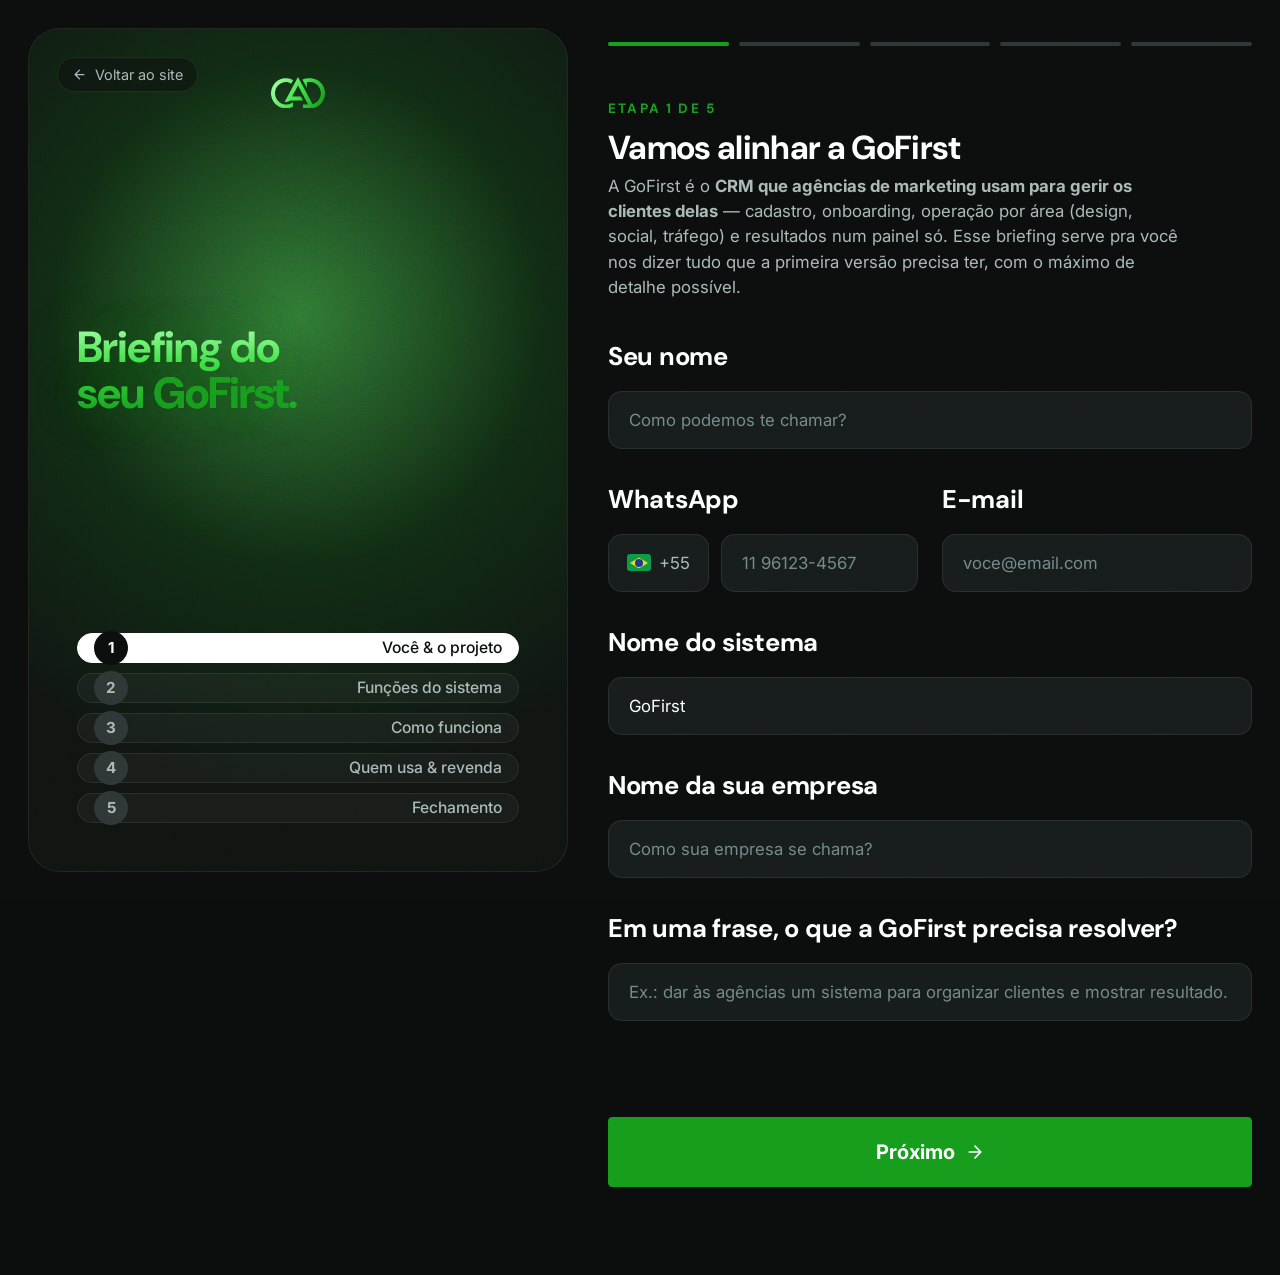
<file: briefing-gofirst.html>
<!DOCTYPE html>
<html lang="pt-BR">
<head>
<meta charset="utf-8">
<meta name="viewport" content="width=device-width, initial-scale=1">
<title>GoFirst — Briefing do seu CRM</title>
<link rel="preconnect" href="https://fonts.googleapis.com">
<link rel="preconnect" href="https://fonts.gstatic.com" crossorigin>
<link href="https://fonts.googleapis.com/css2?family=DM+Sans:opsz,wght@9..40,400;9..40,500;9..40,700&family=Inter:wght@400;500;600;700&display=swap" rel="stylesheet">
<link rel="stylesheet" href="styles.css?v=2">
<link rel="stylesheet" href="orcamento.css?v=2">
<link rel="stylesheet" href="briefing.css?v=1">
<link rel="icon" type="image/svg+xml" href="favicon.svg">
<link rel="apple-touch-icon" href="favicon.svg">
</head>
<body>
<div class="grain"></div>

<div class="fp">
  <aside class="fp-aside">
    <a class="fp-back" href="https://cadevhub.com/">
      <svg viewBox="0 0 24 24" fill="none" stroke="currentColor" stroke-width="2" stroke-linecap="round" stroke-linejoin="round"><path d="M19 12H5M12 19l-7-7 7-7"/></svg>
      Voltar ao site
    </a>
    <svg class="fp-logo" viewBox="0 0 67 39" fill="url(#cadGradB)" aria-hidden="true">
      <defs><linearGradient id="cadGradB" gradientUnits="userSpaceOnUse" x1="2" y1="2" x2="60" y2="38">
        <stop offset="0" stop-color="#A5FFA9"/><stop offset="0.55" stop-color="#41E248"/><stop offset="1" stop-color="#179E1D"/>
      </linearGradient></defs>
      <path d="M33.452 0C33.98.5 39.752 11.65 40.516 13.084L47.532 26.199C48.811 28.585 50.353 31.315 51.517 33.732 59.169 31.745 63.138 24.28 61.566 16.964 60.779 13.408 58.58 10.293 55.443 8.292 52.016 6.124 48.442 5.934 44.514 6.742 44.562 8.663 44.38 12.221 44.644 13.984 44.278 12.984 43.428 11.546 42.932 10.552 41.685 8.057 40.207 5.532 39.003 3.027 44.474.978 51.755.731 57.018 3.462 61.427 5.795 64.696 9.732 66.103 14.403 67.715 19.483 67.139 24.979 64.504 29.641 63.858 30.774 63.084 31.834 62.199 32.802 60.738 34.402 59.008 35.75 57.08 36.787 50.937 40.092 46.271 38.557 39.766 38.965L39.77 34.115C41.878 34.086 43.986 34.084 46.094 34.108 42.082 26.275 37.535 18.451 33.509 10.59 32.794 11.768 31.914 13.556 31.246 14.803L26.135 24.322 37.101 24.327C37.696 25.422 39.055 28.226 39.689 29.111 34.502 29.212 29.026 29.116 23.807 29.126 22.219 30.7 19.028 30.94 16.902 30.928L33.452 0Z"/>
      <path d="M17.329 1.455C17.833 1.374 19.136 1.443 19.65 1.48 22.672 1.693 24.918 2.436 27.541 3.863 26.844 5.304 25.976 6.887 25.207 8.302 24.465 7.714 22.664 6.967 21.735 6.723 14.462 4.814 7.599 9.418 5.609 16.206 4.54 19.896 5.009 23.844 6.917 27.201 8.769 30.397 11.685 32.701 15.341 33.675 19.091 34.674 22.479 33.943 25.809 32.132 26.125 31.997 26.883 31.471 27.204 31.26L27.207 36.847C20.541 40.211 13.154 39.647 7.245 35.057 3.282 32.002.728 27.554.139 22.683-.463 17.298.878 12.187 4.407 7.938 6.969 4.834 10.55 2.672 14.556 1.81 15.372 1.638 16.48 1.543 17.329 1.455Z"/>
    </svg>
    <h1 class="fp-headline">Briefing do<br>seu <span style="color:var(--accent)">GoFirst</span>.</h1>
    <div class="fp-steps">
      <div class="fp-step active" data-step="1"><div class="n">1</div><div class="t">Você &amp; o projeto</div></div>
      <div class="fp-step" data-step="2"><div class="n">2</div><div class="t">Funções do sistema</div></div>
      <div class="fp-step" data-step="3"><div class="n">3</div><div class="t">Como funciona</div></div>
      <div class="fp-step" data-step="4"><div class="n">4</div><div class="t">Quem usa &amp; revenda</div></div>
      <div class="fp-step" data-step="5"><div class="n">5</div><div class="t">Fechamento</div></div>
    </div>
  </aside>

  <main class="fp-main">
    <div class="fp-progress">
      <span class="fill"></span><span></span><span></span><span></span><span></span>
    </div>

    <!-- STEP 1 -->
    <section class="fp-step-panel show" data-panel="1">
      <div class="fp-stepcount">Etapa 1 de 5</div>
      <h2 class="fp-steptitle">Vamos alinhar a GoFirst</h2>
      <p class="fp-stepsub">A GoFirst é o <b>CRM que agências de marketing usam para gerir os clientes delas</b> — cadastro, onboarding, operação por área (design, social, tráfego) e resultados num painel só. Esse briefing serve pra você nos dizer tudo que a primeira versão precisa ter, com o máximo de detalhe possível.</p>

      <div class="q">
        <label for="nome">Seu nome</label>
        <input class="fld" id="nome" name="nome" type="text" placeholder="Como podemos te chamar?" required>
      </div>
      <div class="frow">
        <div class="q">
          <label for="zap">WhatsApp</label>
          <div class="phone">
            <div class="cc"><span class="flag"></span> +55</div>
            <input class="fld" id="zap" name="zap" type="tel" placeholder="11 96123-4567" required>
          </div>
        </div>
        <div class="q">
          <label for="email">E-mail</label>
          <input class="fld" id="email" name="email" type="email" placeholder="voce@email.com">
        </div>
      </div>
      <div class="q">
        <label for="sistema_nome">Nome do sistema</label>
        <input class="fld" id="sistema_nome" name="sistema_nome" type="text" placeholder="GoFirst" value="GoFirst">
      </div>
      <div class="q">
        <label for="sua_empresa">Nome da sua empresa</label>
        <input class="fld" id="sua_empresa" name="sua_empresa" type="text" placeholder="Como sua empresa se chama?" required>
      </div>
      <div class="q">
        <label for="resumo">Em uma frase, o que a GoFirst precisa resolver?</label>
        <input class="fld" id="resumo" name="resumo" type="text" placeholder="Ex.: dar às agências um sistema para organizar clientes e mostrar resultado.">
      </div>

      <input type="text" id="hp_field" name="hp" tabindex="-1" autocomplete="off" aria-hidden="true" style="position:absolute;left:-9999px;width:1px;height:1px;opacity:0">
      <div class="fp-err" data-err="1"></div>
      <div class="fp-actions">
        <button class="btn btn-primary btn-md" data-next="2">Próximo
          <svg viewBox="0 0 24 24" fill="none" stroke="currentColor" stroke-width="2" stroke-linecap="round" stroke-linejoin="round"><path d="M5 12h14M12 5l7 7-7 7"/></svg>
        </button>
      </div>
    </section>

    <!-- STEP 2 -->
    <section class="fp-step-panel" data-panel="2">
      <div class="fp-stepcount">Etapa 2 de 5</div>
      <h2 class="fp-steptitle">O que o sistema vai ter</h2>
      <p class="fp-stepsub">Estas são as áreas que já identificamos na referência que você mostrou. Confirme o que entra na <b>primeira versão</b> — e, logo abaixo, escreva livremente tudo que faltar. Quanto mais detalhe, melhor.</p>

      <div class="q">
        <span class="qlabel">Áreas que vimos na referência <span class="qhint">(marque as que entram na v1)</span></span>
        <div class="opts grid" data-field="funcoes_vistas" data-type="check">
          <label class="opt"><span class="mark check"><svg viewBox="0 0 24 24" fill="none" stroke="currentColor" stroke-width="3" stroke-linecap="round" stroke-linejoin="round"><path d="M5 13l4 4L19 7"/></svg></span><span class="txt"><b>Painel de clientes</b><small>clientes ativos, distribuição por plano, status de tráfego pago</small></span></label>
          <label class="opt"><span class="mark check"><svg viewBox="0 0 24 24" fill="none" stroke="currentColor" stroke-width="3" stroke-linecap="round" stroke-linejoin="round"><path d="M5 13l4 4L19 7"/></svg></span><span class="txt"><b>Cadastro de cliente</b><small>ficha de cada cliente da agência</small></span></label>
          <label class="opt"><span class="mark check"><svg viewBox="0 0 24 24" fill="none" stroke="currentColor" stroke-width="3" stroke-linecap="round" stroke-linejoin="round"><path d="M5 13l4 4L19 7"/></svg></span><span class="txt"><b>Onboarding &amp; offboarding</b><small>entrada e saída de cliente</small></span></label>
          <label class="opt"><span class="mark check"><svg viewBox="0 0 24 24" fill="none" stroke="currentColor" stroke-width="3" stroke-linecap="round" stroke-linejoin="round"><path d="M5 13l4 4L19 7"/></svg></span><span class="txt"><b>Gestão de crise</b><small>acompanhar clientes em risco</small></span></label>
          <label class="opt"><span class="mark check"><svg viewBox="0 0 24 24" fill="none" stroke="currentColor" stroke-width="3" stroke-linecap="round" stroke-linejoin="round"><path d="M5 13l4 4L19 7"/></svg></span><span class="txt"><b>NPS / satisfação</b><small>medir a satisfação dos clientes</small></span></label>
          <label class="opt"><span class="mark check"><svg viewBox="0 0 24 24" fill="none" stroke="currentColor" stroke-width="3" stroke-linecap="round" stroke-linejoin="round"><path d="M5 13l4 4L19 7"/></svg></span><span class="txt"><b>Operacional por área</b><small>Design, Social Media e Audiovisual</small></span></label>
          <label class="opt"><span class="mark check"><svg viewBox="0 0 24 24" fill="none" stroke="currentColor" stroke-width="3" stroke-linecap="round" stroke-linejoin="round"><path d="M5 13l4 4L19 7"/></svg></span><span class="txt"><b>Tráfego pago</b><small>verba gerenciada e status por canal (Meta, Google)</small></span></label>
          <label class="opt"><span class="mark check"><svg viewBox="0 0 24 24" fill="none" stroke="currentColor" stroke-width="3" stroke-linecap="round" stroke-linejoin="round"><path d="M5 13l4 4L19 7"/></svg></span><span class="txt"><b>Administração do sistema</b><small>usuários e permissões do time</small></span></label>
        </div>
      </div>

      <div class="q">
        <label for="funcoes_faltando">O que mais a GoFirst precisa ter que <b>não</b> está na lista acima?</label>
        <textarea class="fld" id="funcoes_faltando" name="funcoes_faltando" placeholder="Escreva à vontade tudo que você imagina para o sistema — cada função, tela ou ideia que não aparece acima. Não precisa se preocupar com ordem."></textarea>
      </div>

      <div class="q">
        <label for="funcao_prioridade">Se tivesse que escolher, qual função é a mais importante de todas?</label>
        <input class="fld" id="funcao_prioridade" name="funcao_prioridade" type="text" placeholder="Ex.: o painel de clientes com o status de tráfego pago.">
      </div>

      <div class="fp-err" data-err="2"></div>
      <div class="fp-actions">
        <button class="btn btn-ghost btn-md btn-back" data-prev="1">Voltar</button>
        <button class="btn btn-primary btn-md" data-next="3">Próximo
          <svg viewBox="0 0 24 24" fill="none" stroke="currentColor" stroke-width="2" stroke-linecap="round" stroke-linejoin="round"><path d="M5 12h14M12 5l7 7-7 7"/></svg>
        </button>
      </div>
    </section>

    <!-- STEP 3 -->
    <section class="fp-step-panel" data-panel="3">
      <div class="fp-stepcount">Etapa 3 de 5</div>
      <h2 class="fp-steptitle">Como cada parte funciona</h2>
      <p class="fp-stepsub">Explique com suas palavras como cada área deveria funcionar no dia a dia. Preencha o que fizer sentido — o que ficar em branco, a gente pergunta depois.</p>

      <div class="q">
        <label for="painel_detalhe">Painel de clientes — quais números você quer enxergar?</label>
        <textarea class="fld" id="painel_detalhe" name="painel_detalhe" placeholder="Ex.: total de clientes ativos, quantos em cada plano, verba de tráfego gerenciada, clientes em risco. O que precisa aparecer logo na primeira tela?"></textarea>
      </div>
      <div class="q">
        <label for="cliente_detalhe">Cadastro de cliente — o que cada ficha precisa guardar?</label>
        <textarea class="fld" id="cliente_detalhe" name="cliente_detalhe" placeholder="Ex.: dados de contato, plano contratado, responsável na agência, histórico, contratos, arquivos."></textarea>
      </div>
      <div class="q">
        <label for="fluxo_detalhe">Onboarding / offboarding / gestão de crise — como é esse fluxo?</label>
        <textarea class="fld" id="fluxo_detalhe" name="fluxo_detalhe" placeholder="Ex.: quais passos quando entra um cliente novo, o que dispara uma 'crise', o que acontece quando um cliente sai."></textarea>
      </div>
      <div class="q">
        <label for="operacional_detalhe">Operacional (Design, Social, Audiovisual) — como o time se organiza?</label>
        <textarea class="fld" id="operacional_detalhe" name="operacional_detalhe" placeholder="Ex.: tarefas por área e por cliente, prazos, aprovação, quadro tipo kanban, quem faz o quê."></textarea>
      </div>
      <div class="q">
        <label for="permissoes_detalhe">Administração — quem acessa o quê?</label>
        <textarea class="fld" id="permissoes_detalhe" name="permissoes_detalhe" placeholder="Ex.: dono da agência vê tudo; designer só vê as tarefas dele; gestor de tráfego vê os números de mídia."></textarea>
      </div>
      <div class="q">
        <label for="outras_detalhe">Outras funções — detalhe qualquer coisa que citou antes</label>
        <textarea class="fld" id="outras_detalhe" name="outras_detalhe" placeholder="Se você marcou/escreveu algo na etapa anterior que ainda não foi detalhado, explique aqui."></textarea>
      </div>

      <div class="fp-err" data-err="3"></div>
      <div class="fp-actions">
        <button class="btn btn-ghost btn-md btn-back" data-prev="2">Voltar</button>
        <button class="btn btn-primary btn-md" data-next="4">Próximo
          <svg viewBox="0 0 24 24" fill="none" stroke="currentColor" stroke-width="2" stroke-linecap="round" stroke-linejoin="round"><path d="M5 12h14M12 5l7 7-7 7"/></svg>
        </button>
      </div>
    </section>

    <!-- STEP 4 -->
    <section class="fp-step-panel" data-panel="4">
      <div class="fp-stepcount">Etapa 4 de 5</div>
      <h2 class="fp-steptitle">Quem vai usar e como você vende</h2>
      <p class="fp-stepsub">A GoFirst é feita para agências de marketing. Isso nos ajuda a desenhar o sistema e os planos do jeito certo.</p>

      <div class="q">
        <span class="qlabel">Que tipo de agência vai usar a GoFirst? <span class="qhint">(pode marcar mais de um)</span></span>
        <div class="opts" data-field="publico_alvo" data-type="check">
          <label class="opt"><span class="mark check"><svg viewBox="0 0 24 24" fill="none" stroke="currentColor" stroke-width="3" stroke-linecap="round" stroke-linejoin="round"><path d="M5 13l4 4L19 7"/></svg></span><span class="txt"><b>Agências generalistas</b></span></label>
          <label class="opt"><span class="mark check"><svg viewBox="0 0 24 24" fill="none" stroke="currentColor" stroke-width="3" stroke-linecap="round" stroke-linejoin="round"><path d="M5 13l4 4L19 7"/></svg></span><span class="txt"><b>Agências nichadas</b><small>ex.: food, saúde, imobiliário</small></span></label>
          <label class="opt"><span class="mark check"><svg viewBox="0 0 24 24" fill="none" stroke="currentColor" stroke-width="3" stroke-linecap="round" stroke-linejoin="round"><path d="M5 13l4 4L19 7"/></svg></span><span class="txt"><b>Gestores de tráfego autônomos</b></span></label>
        </div>
        <input class="fld" name="publico_alvo_outro" type="text" placeholder="Outro público? Escreva aqui." style="margin-top:12px">
      </div>

      <div class="q">
        <span class="qlabel">Como você vai usar a GoFirst?</span>
        <div class="opts" data-field="modelo_uso" data-type="radio" data-required="true" data-label="modelo de uso">
          <label class="opt"><span class="mark radio"><svg viewBox="0 0 24 24" fill="none" stroke="currentColor" stroke-width="3" stroke-linecap="round" stroke-linejoin="round"><path d="M5 13l4 4L19 7"/></svg></span><span class="txt"><b>Vou revender para outras agências</b><small>cada agência paga uma mensalidade pra usar</small></span></label>
          <label class="opt"><span class="mark radio"><svg viewBox="0 0 24 24" fill="none" stroke="currentColor" stroke-width="3" stroke-linecap="round" stroke-linejoin="round"><path d="M5 13l4 4L19 7"/></svg></span><span class="txt"><b>Só uso interno na minha empresa</b></span></label>
          <label class="opt"><span class="mark radio"><svg viewBox="0 0 24 24" fill="none" stroke="currentColor" stroke-width="3" stroke-linecap="round" stroke-linejoin="round"><path d="M5 13l4 4L19 7"/></svg></span><span class="txt"><b>Os dois</b></span></label>
          <label class="opt"><span class="mark radio"><svg viewBox="0 0 24 24" fill="none" stroke="currentColor" stroke-width="3" stroke-linecap="round" stroke-linejoin="round"><path d="M5 13l4 4L19 7"/></svg></span><span class="txt"><b>Ainda não sei, preciso de orientação</b></span></label>
        </div>
      </div>

      <div class="q">
        <label for="preco_ideia">Se vai revender, quanto pretende cobrar por agência? <span class="qhint">(se já tiver ideia)</span></label>
        <input class="fld" id="preco_ideia" name="preco_ideia" type="text" placeholder="Ex.: R$ 297/mês por agência. Pode deixar em branco se ainda não pensou.">
      </div>

      <div class="fp-err" data-err="4"></div>
      <div class="fp-actions">
        <button class="btn btn-ghost btn-md btn-back" data-prev="3">Voltar</button>
        <button class="btn btn-primary btn-md" data-next="5">Próximo
          <svg viewBox="0 0 24 24" fill="none" stroke="currentColor" stroke-width="2" stroke-linecap="round" stroke-linejoin="round"><path d="M5 12h14M12 5l7 7-7 7"/></svg>
        </button>
      </div>
    </section>

    <!-- STEP 5 -->
    <section class="fp-step-panel" data-panel="5">
      <div class="fp-stepcount">Etapa 5 de 5</div>
      <h2 class="fp-steptitle">Quase lá!</h2>
      <p class="fp-stepsub">Últimos detalhes para fecharmos o escopo da primeira versão.</p>

      <div class="q">
        <span class="qlabel">Prazo desejado para a v1</span>
        <div class="opts" data-field="prazo" data-type="radio" data-required="true" data-label="prazo">
          <label class="opt"><span class="mark radio"><svg viewBox="0 0 24 24" fill="none" stroke="currentColor" stroke-width="3" stroke-linecap="round" stroke-linejoin="round"><path d="M5 13l4 4L19 7"/></svg></span><span class="txt"><b>O quanto antes / urgente</b></span></label>
          <label class="opt"><span class="mark radio"><svg viewBox="0 0 24 24" fill="none" stroke="currentColor" stroke-width="3" stroke-linecap="round" stroke-linejoin="round"><path d="M5 13l4 4L19 7"/></svg></span><span class="txt"><b>Próximos 30 dias</b></span></label>
          <label class="opt"><span class="mark radio"><svg viewBox="0 0 24 24" fill="none" stroke="currentColor" stroke-width="3" stroke-linecap="round" stroke-linejoin="round"><path d="M5 13l4 4L19 7"/></svg></span><span class="txt"><b>60 a 90 dias</b></span></label>
          <label class="opt"><span class="mark radio"><svg viewBox="0 0 24 24" fill="none" stroke="currentColor" stroke-width="3" stroke-linecap="round" stroke-linejoin="round"><path d="M5 13l4 4L19 7"/></svg></span><span class="txt"><b>Sem pressa / planejando</b></span></label>
        </div>
      </div>

      <div class="q">
        <label for="referencias">Sistemas que você usa ou admira como referência</label>
        <textarea class="fld" id="referencias" name="referencias" placeholder="Nomes ou links de CRMs/sistemas parecidos com o que você imagina para a GoFirst — inclusive o da print que você mostrou."></textarea>
      </div>

      <div class="q">
        <label for="materiais">Links de materiais que já tem</label>
        <textarea class="fld" id="materiais" name="materiais" placeholder="Protótipo, logo, prints, planilha, documentos — cole tudo que ajudar."></textarea>
      </div>

      <div class="q">
        <label for="observacoes">Algo mais que devemos saber?</label>
        <textarea class="fld" id="observacoes" name="observacoes" placeholder="Fique à vontade — qualquer detalhe ajuda no projeto."></textarea>
      </div>

      <div class="fp-err" data-err="5"></div>
      <div class="fp-actions">
        <button class="btn btn-ghost btn-md btn-back" data-prev="4">Voltar</button>
        <button class="btn btn-primary btn-md" data-submit>Enviar briefing
          <svg viewBox="0 0 24 24" fill="none" stroke="currentColor" stroke-width="2" stroke-linecap="round" stroke-linejoin="round"><path d="M22 2L11 13M22 2l-7 20-4-9-9-4 20-7z"/></svg>
        </button>
      </div>
    </section>
  </main>
</div>

<div class="fp-modal" id="successModal">
  <div class="card">
    <div class="check"><svg viewBox="0 0 24 24" fill="none" stroke="currentColor" stroke-width="2.5" stroke-linecap="round" stroke-linejoin="round"><path d="M20 6L9 17l-5-5"/></svg></div>
    <h3>Briefing recebido! 🚀</h3>
    <p>Obrigado por detalhar o projeto da GoFirst. Vamos analisar tudo e entrar em contato pelo WhatsApp para os próximos passos.</p>
    <a class="btn btn-primary btn-md" href="https://cadevhub.com/" style="width:100%">Voltar ao site</a>
  </div>
</div>

<script src="briefing-gofirst.js?v=1"></script>
</body>
</html>
</file>
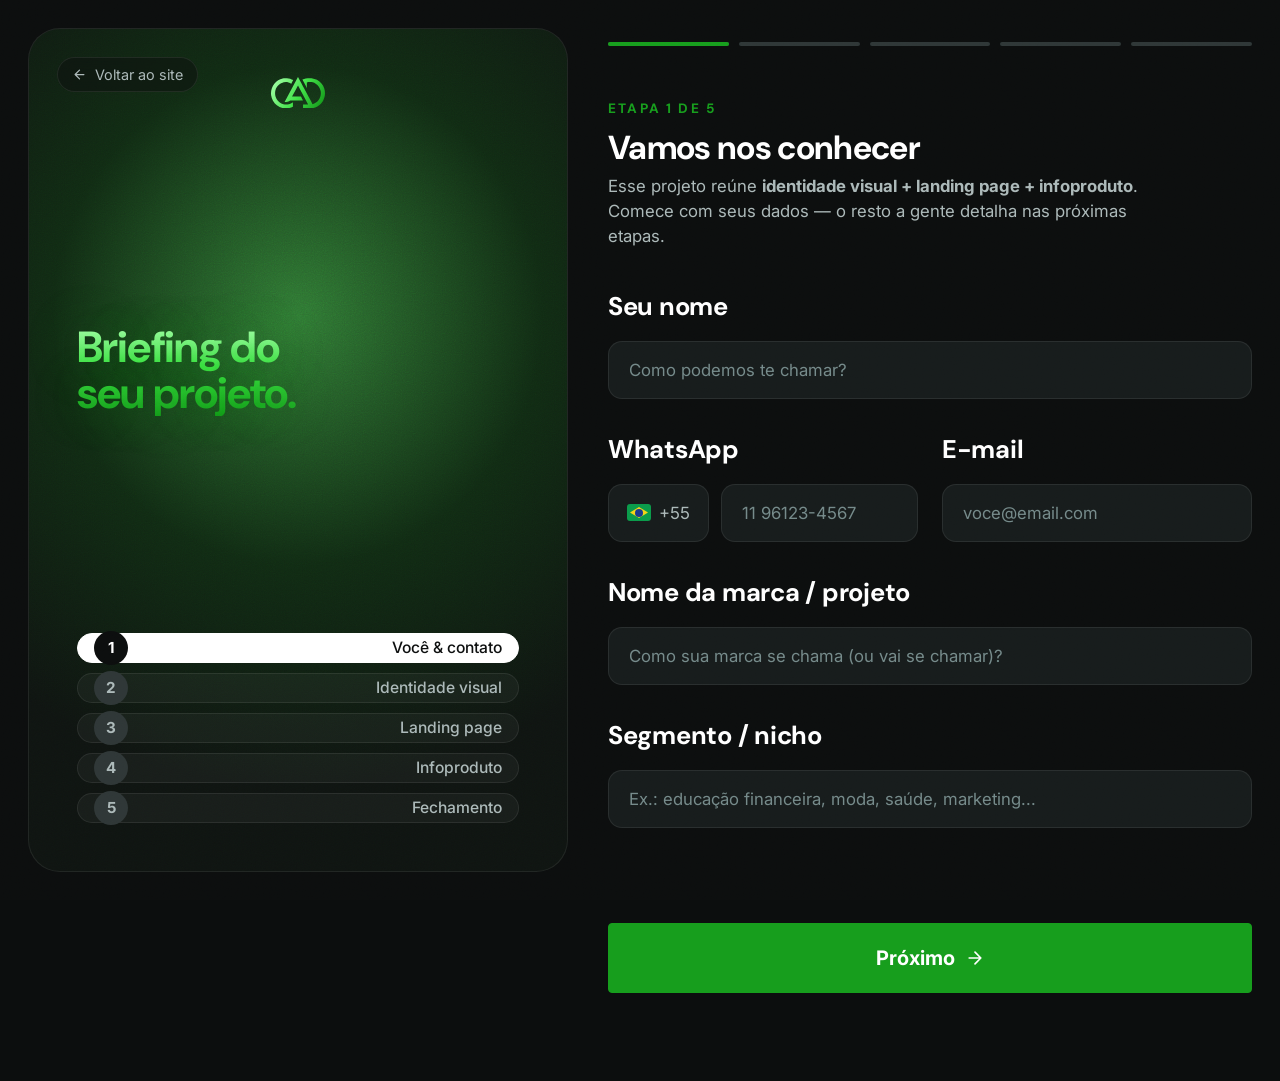
<file: briefing.html>
<!DOCTYPE html>
<html lang="pt-BR">
<head>
<meta charset="utf-8">
<meta name="viewport" content="width=device-width, initial-scale=1">
<title>CADev Hub — Briefing · Identidade Visual + Landing Page + Infoproduto</title>
<link rel="preconnect" href="https://fonts.googleapis.com">
<link rel="preconnect" href="https://fonts.gstatic.com" crossorigin>
<link href="https://fonts.googleapis.com/css2?family=DM+Sans:opsz,wght@9..40,400;9..40,500;9..40,700&family=Inter:wght@400;500;600;700&display=swap" rel="stylesheet">
<link rel="stylesheet" href="styles.css?v=2">
<link rel="stylesheet" href="orcamento.css?v=2">
<link rel="stylesheet" href="briefing.css?v=1">
<link rel="icon" type="image/svg+xml" href="favicon.svg">
<link rel="apple-touch-icon" href="favicon.svg">
</head>
<body>
<div class="grain"></div>

<div class="fp">
  <!-- ===== Aside ===== -->
  <aside class="fp-aside">
    <a class="fp-back" href="index.html">
      <svg viewBox="0 0 24 24" fill="none" stroke="currentColor" stroke-width="2" stroke-linecap="round" stroke-linejoin="round"><path d="M19 12H5M12 19l-7-7 7-7"/></svg>
      Voltar ao site
    </a>
    <svg class="fp-logo" viewBox="0 0 67 39" fill="url(#cadGradB)" aria-hidden="true">
      <defs><linearGradient id="cadGradB" gradientUnits="userSpaceOnUse" x1="2" y1="2" x2="60" y2="38">
        <stop offset="0" stop-color="#A5FFA9"/><stop offset="0.55" stop-color="#41E248"/><stop offset="1" stop-color="#179E1D"/>
      </linearGradient></defs>
      <path d="M33.452 0C33.98.5 39.752 11.65 40.516 13.084L47.532 26.199C48.811 28.585 50.353 31.315 51.517 33.732 59.169 31.745 63.138 24.28 61.566 16.964 60.779 13.408 58.58 10.293 55.443 8.292 52.016 6.124 48.442 5.934 44.514 6.742 44.562 8.663 44.38 12.221 44.644 13.984 44.278 12.984 43.428 11.546 42.932 10.552 41.685 8.057 40.207 5.532 39.003 3.027 44.474.978 51.755.731 57.018 3.462 61.427 5.795 64.696 9.732 66.103 14.403 67.715 19.483 67.139 24.979 64.504 29.641 63.858 30.774 63.084 31.834 62.199 32.802 60.738 34.402 59.008 35.75 57.08 36.787 50.937 40.092 46.271 38.557 39.766 38.965L39.77 34.115C41.878 34.086 43.986 34.084 46.094 34.108 42.082 26.275 37.535 18.451 33.509 10.59 32.794 11.768 31.914 13.556 31.246 14.803L26.135 24.322 37.101 24.327C37.696 25.422 39.055 28.226 39.689 29.111 34.502 29.212 29.026 29.116 23.807 29.126 22.219 30.7 19.028 30.94 16.902 30.928L33.452 0Z"/>
      <path d="M17.329 1.455C17.833 1.374 19.136 1.443 19.65 1.48 22.672 1.693 24.918 2.436 27.541 3.863 26.844 5.304 25.976 6.887 25.207 8.302 24.465 7.714 22.664 6.967 21.735 6.723 14.462 4.814 7.599 9.418 5.609 16.206 4.54 19.896 5.009 23.844 6.917 27.201 8.769 30.397 11.685 32.701 15.341 33.675 19.091 34.674 22.479 33.943 25.809 32.132 26.125 31.997 26.883 31.471 27.204 31.26L27.207 36.847C20.541 40.211 13.154 39.647 7.245 35.057 3.282 32.002.728 27.554.139 22.683-.463 17.298.878 12.187 4.407 7.938 6.969 4.834 10.55 2.672 14.556 1.81 15.372 1.638 16.48 1.543 17.329 1.455Z"/>
    </svg>
    <h1 class="fp-headline">Briefing do<br>seu projeto.</h1>
    <div class="fp-steps">
      <div class="fp-step active" data-step="1"><div class="n">1</div><div class="t">Você &amp; contato</div></div>
      <div class="fp-step" data-step="2"><div class="n">2</div><div class="t">Identidade visual</div></div>
      <div class="fp-step" data-step="3"><div class="n">3</div><div class="t">Landing page</div></div>
      <div class="fp-step" data-step="4"><div class="n">4</div><div class="t">Infoproduto</div></div>
      <div class="fp-step" data-step="5"><div class="n">5</div><div class="t">Fechamento</div></div>
    </div>
  </aside>

  <!-- ===== Form ===== -->
  <main class="fp-main">
    <div class="fp-progress">
      <span class="fill"></span><span></span><span></span><span></span><span></span>
    </div>

    <!-- ========== STEP 1 — Você & contato ========== -->
    <section class="fp-step-panel show" data-panel="1">
      <div class="fp-stepcount">Etapa 1 de 5</div>
      <h2 class="fp-steptitle">Vamos nos conhecer</h2>
      <p class="fp-stepsub">Esse projeto reúne <b>identidade visual + landing page + infoproduto</b>. Comece com seus dados — o resto a gente detalha nas próximas etapas.</p>

      <div class="q">
        <label for="nome">Seu nome</label>
        <input class="fld" id="nome" name="nome" type="text" placeholder="Como podemos te chamar?" required>
      </div>
      <div class="frow">
        <div class="q">
          <label for="zap">WhatsApp</label>
          <div class="phone">
            <div class="cc"><span class="flag"></span> +55</div>
            <input class="fld" id="zap" name="zap" type="tel" placeholder="11 96123-4567" required>
          </div>
        </div>
        <div class="q">
          <label for="email">E-mail</label>
          <input class="fld" id="email" name="email" type="email" placeholder="voce@email.com">
        </div>
      </div>
      <div class="q">
        <label for="marca">Nome da marca / projeto</label>
        <input class="fld" id="marca" name="marca" type="text" placeholder="Como sua marca se chama (ou vai se chamar)?" required>
      </div>
      <div class="q">
        <label for="segmento">Segmento / nicho</label>
        <input class="fld" id="segmento" name="segmento" type="text" placeholder="Ex.: educação financeira, moda, saúde, marketing...">
      </div>

      <input type="text" id="hp_field" name="hp" tabindex="-1" autocomplete="off" aria-hidden="true" style="position:absolute;left:-9999px;width:1px;height:1px;opacity:0">
      <div class="fp-err" data-err="1"></div>
      <div class="fp-actions">
        <button class="btn btn-primary btn-md" data-next="2">Próximo
          <svg viewBox="0 0 24 24" fill="none" stroke="currentColor" stroke-width="2" stroke-linecap="round" stroke-linejoin="round"><path d="M5 12h14M12 5l7 7-7 7"/></svg>
        </button>
      </div>
    </section>

    <!-- ========== STEP 2 — Identidade visual ========== -->
    <section class="fp-step-panel" data-panel="2">
      <div class="fp-stepcount">Etapa 2 de 5</div>
      <h2 class="fp-steptitle">Identidade visual</h2>
      <p class="fp-stepsub">A base de tudo: como sua marca deve parecer e o que deve transmitir.</p>

      <div class="q">
        <span class="qlabel">Em que ponto está a marca?</span>
        <div class="opts" data-field="marca_status" data-type="radio" data-required="true" data-label="ponto da marca">
          <label class="opt"><span class="mark radio"><svg viewBox="0 0 24 24" fill="none" stroke="currentColor" stroke-width="3" stroke-linecap="round" stroke-linejoin="round"><path d="M5 13l4 4L19 7"/></svg></span><span class="txt"><b>Marca nova, do zero</b><small>ainda não tem identidade</small></span></label>
          <label class="opt"><span class="mark radio"><svg viewBox="0 0 24 24" fill="none" stroke="currentColor" stroke-width="3" stroke-linecap="round" stroke-linejoin="round"><path d="M5 13l4 4L19 7"/></svg></span><span class="txt"><b>Rebranding</b><small>já existe, mas quero renovar</small></span></label>
          <label class="opt"><span class="mark radio"><svg viewBox="0 0 24 24" fill="none" stroke="currentColor" stroke-width="3" stroke-linecap="round" stroke-linejoin="round"><path d="M5 13l4 4L19 7"/></svg></span><span class="txt"><b>Só ajustes</b><small>tenho identidade e quero refinar</small></span></label>
        </div>
      </div>

      <div class="q">
        <label for="marca_desc">Descreva sua marca em poucas linhas</label>
        <textarea class="fld" id="marca_desc" name="marca_desc" placeholder="O que ela faz, no que acredita, o que a torna diferente..." required></textarea>
      </div>

      <div class="q">
        <label for="adjetivos">3 a 5 palavras que a marca deve transmitir</label>
        <input class="fld" id="adjetivos" name="adjetivos" type="text" placeholder="Ex.: confiável, moderna, premium, acolhedora">
      </div>

      <div class="q">
        <label for="publico">Quem é o seu público?</label>
        <textarea class="fld" id="publico" name="publico" placeholder="Idade, perfil, dores, desejos — quanto mais específico, melhor."></textarea>
      </div>

      <div class="q">
        <span class="qlabel">Estilo visual desejado <span class="qhint">(pode marcar mais de um)</span></span>
        <div class="opts grid" data-field="estilo" data-type="check">
          <label class="opt"><span class="mark check"><svg viewBox="0 0 24 24" fill="none" stroke="currentColor" stroke-width="3" stroke-linecap="round" stroke-linejoin="round"><path d="M5 13l4 4L19 7"/></svg></span><span class="txt"><b>Minimalista</b></span></label>
          <label class="opt"><span class="mark check"><svg viewBox="0 0 24 24" fill="none" stroke="currentColor" stroke-width="3" stroke-linecap="round" stroke-linejoin="round"><path d="M5 13l4 4L19 7"/></svg></span><span class="txt"><b>Moderno / tech</b></span></label>
          <label class="opt"><span class="mark check"><svg viewBox="0 0 24 24" fill="none" stroke="currentColor" stroke-width="3" stroke-linecap="round" stroke-linejoin="round"><path d="M5 13l4 4L19 7"/></svg></span><span class="txt"><b>Sofisticado / luxo</b></span></label>
          <label class="opt"><span class="mark check"><svg viewBox="0 0 24 24" fill="none" stroke="currentColor" stroke-width="3" stroke-linecap="round" stroke-linejoin="round"><path d="M5 13l4 4L19 7"/></svg></span><span class="txt"><b>Divertido / jovem</b></span></label>
          <label class="opt"><span class="mark check"><svg viewBox="0 0 24 24" fill="none" stroke="currentColor" stroke-width="3" stroke-linecap="round" stroke-linejoin="round"><path d="M5 13l4 4L19 7"/></svg></span><span class="txt"><b>Orgânico / natural</b></span></label>
          <label class="opt"><span class="mark check"><svg viewBox="0 0 24 24" fill="none" stroke="currentColor" stroke-width="3" stroke-linecap="round" stroke-linejoin="round"><path d="M5 13l4 4L19 7"/></svg></span><span class="txt"><b>Corporativo / sério</b></span></label>
        </div>
      </div>

      <div class="q">
        <span class="qlabel">Famílias de cor que combinam com a marca</span>
        <div class="swatches" data-field="cores" data-type="swatch">
          <span class="swatch" data-color="Verde" style="background:#179E1D"><span class="tick"><svg viewBox="0 0 24 24" fill="none" stroke="currentColor" stroke-width="3" stroke-linecap="round" stroke-linejoin="round"><path d="M5 13l4 4L19 7"/></svg></span></span>
          <span class="swatch" data-color="Azul" style="background:#2A6FDB"><span class="tick"><svg viewBox="0 0 24 24" fill="none" stroke="currentColor" stroke-width="3" stroke-linecap="round" stroke-linejoin="round"><path d="M5 13l4 4L19 7"/></svg></span></span>
          <span class="swatch" data-color="Roxo" style="background:#7A3FF2"><span class="tick"><svg viewBox="0 0 24 24" fill="none" stroke="currentColor" stroke-width="3" stroke-linecap="round" stroke-linejoin="round"><path d="M5 13l4 4L19 7"/></svg></span></span>
          <span class="swatch" data-color="Rosa" style="background:#E84393"><span class="tick"><svg viewBox="0 0 24 24" fill="none" stroke="currentColor" stroke-width="3" stroke-linecap="round" stroke-linejoin="round"><path d="M5 13l4 4L19 7"/></svg></span></span>
          <span class="swatch" data-color="Vermelho" style="background:#E0392B"><span class="tick"><svg viewBox="0 0 24 24" fill="none" stroke="currentColor" stroke-width="3" stroke-linecap="round" stroke-linejoin="round"><path d="M5 13l4 4L19 7"/></svg></span></span>
          <span class="swatch" data-color="Laranja" style="background:#F2820F"><span class="tick"><svg viewBox="0 0 24 24" fill="none" stroke="currentColor" stroke-width="3" stroke-linecap="round" stroke-linejoin="round"><path d="M5 13l4 4L19 7"/></svg></span></span>
          <span class="swatch" data-color="Amarelo" style="background:#F5C518"><span class="tick"><svg viewBox="0 0 24 24" fill="none" stroke="currentColor" stroke-width="3" stroke-linecap="round" stroke-linejoin="round"><path d="M5 13l4 4L19 7"/></svg></span></span>
          <span class="swatch" data-color="Preto &amp; branco" style="background:linear-gradient(135deg,#111 50%,#fff 50%)"><span class="tick"><svg viewBox="0 0 24 24" fill="none" stroke="currentColor" stroke-width="3" stroke-linecap="round" stroke-linejoin="round"><path d="M5 13l4 4L19 7"/></svg></span></span>
          <span class="swatch" data-color="Tons terrosos" style="background:linear-gradient(135deg,#A6764B,#D9B38C)"><span class="tick"><svg viewBox="0 0 24 24" fill="none" stroke="currentColor" stroke-width="3" stroke-linecap="round" stroke-linejoin="round"><path d="M5 13l4 4L19 7"/></svg></span></span>
        </div>
        <div class="fhelp">Selecione as que mais combinam. Você detalha tons exatos abaixo, se quiser.</div>
      </div>

      <div class="q">
        <label for="cores_evitar">Cores ou estilos que você NÃO quer</label>
        <input class="fld" id="cores_evitar" name="cores_evitar" type="text" placeholder="Ex.: nada de tons pastel, evitar vermelho...">
      </div>

      <div class="q">
        <label for="referencias_marca">Marcas/referências visuais que você admira</label>
        <textarea class="fld" id="referencias_marca" name="referencias_marca" placeholder="Cole perfis, sites ou nomes de marcas que te inspiram."></textarea>
      </div>

      <div class="fp-err" data-err="2"></div>
      <div class="fp-actions">
        <button class="btn btn-ghost btn-md btn-back" data-prev="1">Voltar</button>
        <button class="btn btn-primary btn-md" data-next="3">Próximo
          <svg viewBox="0 0 24 24" fill="none" stroke="currentColor" stroke-width="2" stroke-linecap="round" stroke-linejoin="round"><path d="M5 12h14M12 5l7 7-7 7"/></svg>
        </button>
      </div>
    </section>

    <!-- ========== STEP 3 — Landing page ========== -->
    <section class="fp-step-panel" data-panel="3">
      <div class="fp-stepcount">Etapa 3 de 5</div>
      <h2 class="fp-steptitle">Landing page</h2>
      <p class="fp-stepsub">A página que vai transformar visitantes em clientes do seu infoproduto.</p>

      <div class="q">
        <span class="qlabel">Objetivo principal da página</span>
        <div class="opts" data-field="lp_objetivo" data-type="radio" data-required="true" data-label="objetivo da página">
          <label class="opt"><span class="mark radio"><svg viewBox="0 0 24 24" fill="none" stroke="currentColor" stroke-width="3" stroke-linecap="round" stroke-linejoin="round"><path d="M5 13l4 4L19 7"/></svg></span><span class="txt"><b>Vender o infoproduto direto</b></span></label>
          <label class="opt"><span class="mark radio"><svg viewBox="0 0 24 24" fill="none" stroke="currentColor" stroke-width="3" stroke-linecap="round" stroke-linejoin="round"><path d="M5 13l4 4L19 7"/></svg></span><span class="txt"><b>Captar leads (e-mail / WhatsApp)</b></span></label>
          <label class="opt"><span class="mark radio"><svg viewBox="0 0 24 24" fill="none" stroke="currentColor" stroke-width="3" stroke-linecap="round" stroke-linejoin="round"><path d="M5 13l4 4L19 7"/></svg></span><span class="txt"><b>Divulgar um lançamento</b></span></label>
          <label class="opt"><span class="mark radio"><svg viewBox="0 0 24 24" fill="none" stroke="currentColor" stroke-width="3" stroke-linecap="round" stroke-linejoin="round"><path d="M5 13l4 4L19 7"/></svg></span><span class="txt"><b>Inscrição em evento / aula gratuita</b></span></label>
        </div>
      </div>

      <div class="q">
        <label for="lp_oferta">O que será oferecido na página?</label>
        <textarea class="fld" id="lp_oferta" name="lp_oferta" placeholder="Descreva a oferta: o produto, o que a pessoa recebe, o resultado prometido." required></textarea>
      </div>

      <div class="q">
        <span class="qlabel">Seções que a página deve ter <span class="qhint">(pode marcar mais de um)</span></span>
        <div class="opts grid" data-field="lp_secoes" data-type="check">
          <label class="opt"><span class="mark check"><svg viewBox="0 0 24 24" fill="none" stroke="currentColor" stroke-width="3" stroke-linecap="round" stroke-linejoin="round"><path d="M5 13l4 4L19 7"/></svg></span><span class="txt"><b>Hero / chamada principal</b></span></label>
          <label class="opt"><span class="mark check"><svg viewBox="0 0 24 24" fill="none" stroke="currentColor" stroke-width="3" stroke-linecap="round" stroke-linejoin="round"><path d="M5 13l4 4L19 7"/></svg></span><span class="txt"><b>Sobre / autoridade</b></span></label>
          <label class="opt"><span class="mark check"><svg viewBox="0 0 24 24" fill="none" stroke="currentColor" stroke-width="3" stroke-linecap="round" stroke-linejoin="round"><path d="M5 13l4 4L19 7"/></svg></span><span class="txt"><b>Benefícios / o que aprende</b></span></label>
          <label class="opt"><span class="mark check"><svg viewBox="0 0 24 24" fill="none" stroke="currentColor" stroke-width="3" stroke-linecap="round" stroke-linejoin="round"><path d="M5 13l4 4L19 7"/></svg></span><span class="txt"><b>Depoimentos / provas</b></span></label>
          <label class="opt"><span class="mark check"><svg viewBox="0 0 24 24" fill="none" stroke="currentColor" stroke-width="3" stroke-linecap="round" stroke-linejoin="round"><path d="M5 13l4 4L19 7"/></svg></span><span class="txt"><b>Preço / planos</b></span></label>
          <label class="opt"><span class="mark check"><svg viewBox="0 0 24 24" fill="none" stroke="currentColor" stroke-width="3" stroke-linecap="round" stroke-linejoin="round"><path d="M5 13l4 4L19 7"/></svg></span><span class="txt"><b>FAQ / dúvidas</b></span></label>
          <label class="opt"><span class="mark check"><svg viewBox="0 0 24 24" fill="none" stroke="currentColor" stroke-width="3" stroke-linecap="round" stroke-linejoin="round"><path d="M5 13l4 4L19 7"/></svg></span><span class="txt"><b>Garantia</b></span></label>
          <label class="opt"><span class="mark check"><svg viewBox="0 0 24 24" fill="none" stroke="currentColor" stroke-width="3" stroke-linecap="round" stroke-linejoin="round"><path d="M5 13l4 4L19 7"/></svg></span><span class="txt"><b>CTA / WhatsApp</b></span></label>
        </div>
      </div>

      <div class="frow">
        <div class="q">
          <label for="lp_dominio">Já tem domínio?</label>
          <input class="fld" id="lp_dominio" name="lp_dominio" type="text" placeholder="seudominio.com.br (ou deixe em branco)">
        </div>
        <div class="q">
          <span class="qlabel" style="font-size:1.35rem">Conteúdo / textos</span>
          <div class="opts" data-field="lp_conteudo" data-type="radio">
            <label class="opt" style="padding:13px 18px"><span class="mark radio"><svg viewBox="0 0 24 24" fill="none" stroke="currentColor" stroke-width="3" stroke-linecap="round" stroke-linejoin="round"><path d="M5 13l4 4L19 7"/></svg></span><span class="txt"><b>Já tenho prontos</b></span></label>
            <label class="opt" style="padding:13px 18px"><span class="mark radio"><svg viewBox="0 0 24 24" fill="none" stroke="currentColor" stroke-width="3" stroke-linecap="round" stroke-linejoin="round"><path d="M5 13l4 4L19 7"/></svg></span><span class="txt"><b>Tenho parte</b></span></label>
            <label class="opt" style="padding:13px 18px"><span class="mark radio"><svg viewBox="0 0 24 24" fill="none" stroke="currentColor" stroke-width="3" stroke-linecap="round" stroke-linejoin="round"><path d="M5 13l4 4L19 7"/></svg></span><span class="txt"><b>Preciso de ajuda</b></span></label>
          </div>
        </div>
      </div>

      <div class="q">
        <label for="lp_referencias">Sites / páginas de referência</label>
        <textarea class="fld" id="lp_referencias" name="lp_referencias" placeholder="Cole links de landing pages que você curtiu (e diga o que gostou em cada)."></textarea>
      </div>

      <div class="fp-err" data-err="3"></div>
      <div class="fp-actions">
        <button class="btn btn-ghost btn-md btn-back" data-prev="2">Voltar</button>
        <button class="btn btn-primary btn-md" data-next="4">Próximo
          <svg viewBox="0 0 24 24" fill="none" stroke="currentColor" stroke-width="2" stroke-linecap="round" stroke-linejoin="round"><path d="M5 12h14M12 5l7 7-7 7"/></svg>
        </button>
      </div>
    </section>

    <!-- ========== STEP 4 — Infoproduto ========== -->
    <section class="fp-step-panel" data-panel="4">
      <div class="fp-stepcount">Etapa 4 de 5</div>
      <h2 class="fp-steptitle">Seu infoproduto</h2>
      <p class="fp-stepsub">Aqui falamos do <b>produto digital</b> que você vai vender (um curso, e-book, mentoria...). Não precisa saber de tecnologia — responda com suas palavras. Onde tiver dúvida, marque <b>“não sei”</b> que a gente te orienta. 😉</p>

      <div class="q">
        <span class="qlabel">Em que pé está o seu produto hoje?</span>
        <div class="opts" data-field="ip_status" data-type="radio" data-required="true" data-label="em que pé está o produto">
          <label class="opt"><span class="mark radio"><svg viewBox="0 0 24 24" fill="none" stroke="currentColor" stroke-width="3" stroke-linecap="round" stroke-linejoin="round"><path d="M5 13l4 4L19 7"/></svg></span><span class="txt"><b>Só tenho a ideia</b><small>ainda não comecei a criar</small></span></label>
          <label class="opt"><span class="mark radio"><svg viewBox="0 0 24 24" fill="none" stroke="currentColor" stroke-width="3" stroke-linecap="round" stroke-linejoin="round"><path d="M5 13l4 4L19 7"/></svg></span><span class="txt"><b>Estou criando agora</b><small>já comecei, falta terminar</small></span></label>
          <label class="opt"><span class="mark radio"><svg viewBox="0 0 24 24" fill="none" stroke="currentColor" stroke-width="3" stroke-linecap="round" stroke-linejoin="round"><path d="M5 13l4 4L19 7"/></svg></span><span class="txt"><b>Já está pronto</b><small>só falta vender</small></span></label>
          <label class="opt"><span class="mark radio"><svg viewBox="0 0 24 24" fill="none" stroke="currentColor" stroke-width="3" stroke-linecap="round" stroke-linejoin="round"><path d="M5 13l4 4L19 7"/></svg></span><span class="txt"><b>Já vendo</b><small>e quero melhorar / vender mais</small></span></label>
        </div>
      </div>

      <div class="q">
        <span class="qlabel">Que tipo de produto é? <span class="qhint">(pode marcar mais de um)</span></span>
        <div class="opts grid" data-field="ip_formato" data-type="check">
          <label class="opt"><span class="ico">🎬</span><span class="mark check"><svg viewBox="0 0 24 24" fill="none" stroke="currentColor" stroke-width="3" stroke-linecap="round" stroke-linejoin="round"><path d="M5 13l4 4L19 7"/></svg></span><span class="txt"><b>Curso gravado</b><small>vídeo-aulas que o aluno assiste quando quiser</small></span></label>
          <label class="opt"><span class="ico">🧭</span><span class="mark check"><svg viewBox="0 0 24 24" fill="none" stroke="currentColor" stroke-width="3" stroke-linecap="round" stroke-linejoin="round"><path d="M5 13l4 4L19 7"/></svg></span><span class="txt"><b>Mentoria / consultoria</b><small>você acompanha a pessoa de perto</small></span></label>
          <label class="opt"><span class="ico">📘</span><span class="mark check"><svg viewBox="0 0 24 24" fill="none" stroke="currentColor" stroke-width="3" stroke-linecap="round" stroke-linejoin="round"><path d="M5 13l4 4L19 7"/></svg></span><span class="txt"><b>E-book / PDF</b><small>material escrito para baixar</small></span></label>
          <label class="opt"><span class="ico">👥</span><span class="mark check"><svg viewBox="0 0 24 24" fill="none" stroke="currentColor" stroke-width="3" stroke-linecap="round" stroke-linejoin="round"><path d="M5 13l4 4L19 7"/></svg></span><span class="txt"><b>Comunidade / assinatura</b><small>grupo pago com conteúdo todo mês</small></span></label>
          <label class="opt"><span class="ico">🔴</span><span class="mark check"><svg viewBox="0 0 24 24" fill="none" stroke="currentColor" stroke-width="3" stroke-linecap="round" stroke-linejoin="round"><path d="M5 13l4 4L19 7"/></svg></span><span class="txt"><b>Live / imersão</b><small>aulas ao vivo em data marcada</small></span></label>
          <label class="opt"><span class="ico">🧩</span><span class="mark check"><svg viewBox="0 0 24 24" fill="none" stroke="currentColor" stroke-width="3" stroke-linecap="round" stroke-linejoin="round"><path d="M5 13l4 4L19 7"/></svg></span><span class="txt"><b>Templates / ferramentas</b><small>planilhas, modelos prontos, etc</small></span></label>
          <label class="opt"><span class="ico">🤔</span><span class="mark check"><svg viewBox="0 0 24 24" fill="none" stroke="currentColor" stroke-width="3" stroke-linecap="round" stroke-linejoin="round"><path d="M5 13l4 4L19 7"/></svg></span><span class="txt"><b>Ainda não sei</b><small>me ajudem a decidir o formato</small></span></label>
        </div>
      </div>

      <div class="q">
        <label for="ip_promessa">O que a pessoa ganha com o seu produto?</label>
        <textarea class="fld" id="ip_promessa" name="ip_promessa" placeholder="Ex.: ela aprende a organizar as contas e sair das dívidas em 30 dias." required></textarea>
        <div class="fhelp">Pense no resultado final: depois de consumir seu produto, o que a pessoa <b>consegue fazer ou resolve</b>? Escreva como se estivesse explicando para um amigo.</div>
      </div>

      <div class="q">
        <label for="ip_publico">Para quem é esse produto?</label>
        <input class="fld" id="ip_publico" name="ip_publico" type="text" placeholder="Ex.: mães que querem começar um negócio em casa">
        <div class="fhelp">Quem é a pessoa ideal para comprar? Idade, profissão, o que ela quer resolver.</div>
      </div>

      <div class="q">
        <span class="qlabel">O conteúdo já existe?</span>
        <div class="opts" data-field="ip_conteudo" data-type="radio">
          <label class="opt"><span class="mark radio"><svg viewBox="0 0 24 24" fill="none" stroke="currentColor" stroke-width="3" stroke-linecap="round" stroke-linejoin="round"><path d="M5 13l4 4L19 7"/></svg></span><span class="txt"><b>Já gravei / escrevi tudo</b></span></label>
          <label class="opt"><span class="mark radio"><svg viewBox="0 0 24 24" fill="none" stroke="currentColor" stroke-width="3" stroke-linecap="round" stroke-linejoin="round"><path d="M5 13l4 4L19 7"/></svg></span><span class="txt"><b>Tenho uma parte pronta</b></span></label>
          <label class="opt"><span class="mark radio"><svg viewBox="0 0 24 24" fill="none" stroke="currentColor" stroke-width="3" stroke-linecap="round" stroke-linejoin="round"><path d="M5 13l4 4L19 7"/></svg></span><span class="txt"><b>Ainda não comecei</b></span></label>
          <label class="opt"><span class="mark radio"><svg viewBox="0 0 24 24" fill="none" stroke="currentColor" stroke-width="3" stroke-linecap="round" stroke-linejoin="round"><path d="M5 13l4 4L19 7"/></svg></span><span class="txt"><b>Preciso de ajuda para montar</b></span></label>
        </div>
      </div>

      <div class="q">
        <span class="qlabel">Qual o tamanho aproximado?</span>
        <div class="opts grid" data-field="ip_tamanho" data-type="radio">
          <label class="opt"><span class="mark radio"><svg viewBox="0 0 24 24" fill="none" stroke="currentColor" stroke-width="3" stroke-linecap="round" stroke-linejoin="round"><path d="M5 13l4 4L19 7"/></svg></span><span class="txt"><b>Curtinho</b><small>1 a 5 aulas</small></span></label>
          <label class="opt"><span class="mark radio"><svg viewBox="0 0 24 24" fill="none" stroke="currentColor" stroke-width="3" stroke-linecap="round" stroke-linejoin="round"><path d="M5 13l4 4L19 7"/></svg></span><span class="txt"><b>Médio</b><small>6 a 15 aulas</small></span></label>
          <label class="opt"><span class="mark radio"><svg viewBox="0 0 24 24" fill="none" stroke="currentColor" stroke-width="3" stroke-linecap="round" stroke-linejoin="round"><path d="M5 13l4 4L19 7"/></svg></span><span class="txt"><b>Completo</b><small>16 aulas ou mais</small></span></label>
          <label class="opt"><span class="mark radio"><svg viewBox="0 0 24 24" fill="none" stroke="currentColor" stroke-width="3" stroke-linecap="round" stroke-linejoin="round"><path d="M5 13l4 4L19 7"/></svg></span><span class="txt"><b>Não faço ideia</b><small>preciso de orientação</small></span></label>
        </div>
      </div>

      <div class="q">
        <span class="qlabel">Faixa de preço pretendida</span>
        <div class="opts grid" data-field="ip_preco" data-type="radio">
          <label class="opt"><span class="mark radio"><svg viewBox="0 0 24 24" fill="none" stroke="currentColor" stroke-width="3" stroke-linecap="round" stroke-linejoin="round"><path d="M5 13l4 4L19 7"/></svg></span><span class="txt"><b>Até R$ 97</b></span></label>
          <label class="opt"><span class="mark radio"><svg viewBox="0 0 24 24" fill="none" stroke="currentColor" stroke-width="3" stroke-linecap="round" stroke-linejoin="round"><path d="M5 13l4 4L19 7"/></svg></span><span class="txt"><b>R$ 97 – R$ 297</b></span></label>
          <label class="opt"><span class="mark radio"><svg viewBox="0 0 24 24" fill="none" stroke="currentColor" stroke-width="3" stroke-linecap="round" stroke-linejoin="round"><path d="M5 13l4 4L19 7"/></svg></span><span class="txt"><b>R$ 297 – R$ 997</b></span></label>
          <label class="opt"><span class="mark radio"><svg viewBox="0 0 24 24" fill="none" stroke="currentColor" stroke-width="3" stroke-linecap="round" stroke-linejoin="round"><path d="M5 13l4 4L19 7"/></svg></span><span class="txt"><b>Acima de R$ 997</b></span></label>
          <label class="opt"><span class="mark radio"><svg viewBox="0 0 24 24" fill="none" stroke="currentColor" stroke-width="3" stroke-linecap="round" stroke-linejoin="round"><path d="M5 13l4 4L19 7"/></svg></span><span class="txt"><b>Ainda não defini</b></span></label>
        </div>
      </div>

      <div class="q">
        <span class="qlabel">Você já tem onde divulgar?  <span class="qhint">(pode marcar mais de um)</span></span>
        <div class="opts grid" data-field="ip_audiencia" data-type="check">
          <label class="opt"><span class="mark check"><svg viewBox="0 0 24 24" fill="none" stroke="currentColor" stroke-width="3" stroke-linecap="round" stroke-linejoin="round"><path d="M5 13l4 4L19 7"/></svg></span><span class="txt"><b>Instagram</b></span></label>
          <label class="opt"><span class="mark check"><svg viewBox="0 0 24 24" fill="none" stroke="currentColor" stroke-width="3" stroke-linecap="round" stroke-linejoin="round"><path d="M5 13l4 4L19 7"/></svg></span><span class="txt"><b>Grupo de WhatsApp / Telegram</b></span></label>
          <label class="opt"><span class="mark check"><svg viewBox="0 0 24 24" fill="none" stroke="currentColor" stroke-width="3" stroke-linecap="round" stroke-linejoin="round"><path d="M5 13l4 4L19 7"/></svg></span><span class="txt"><b>YouTube / TikTok</b></span></label>
          <label class="opt"><span class="mark check"><svg viewBox="0 0 24 24" fill="none" stroke="currentColor" stroke-width="3" stroke-linecap="round" stroke-linejoin="round"><path d="M5 13l4 4L19 7"/></svg></span><span class="txt"><b>Lista de e-mails</b></span></label>
          <label class="opt"><span class="mark check"><svg viewBox="0 0 24 24" fill="none" stroke="currentColor" stroke-width="3" stroke-linecap="round" stroke-linejoin="round"><path d="M5 13l4 4L19 7"/></svg></span><span class="txt"><b>Ainda não tenho público</b><small>preciso construir do zero</small></span></label>
        </div>
        <div class="fhelp">“Público” é onde as pessoas já te acompanham. Quanto mais gente, mais fácil vender — mas dá pra começar do zero também, sem problema.</div>
      </div>

      <div class="q">
        <span class="qlabel">Você já vendeu algum produto na internet?</span>
        <div class="opts" data-field="ip_vendeu" data-type="radio">
          <label class="opt"><span class="mark radio"><svg viewBox="0 0 24 24" fill="none" stroke="currentColor" stroke-width="3" stroke-linecap="round" stroke-linejoin="round"><path d="M5 13l4 4L19 7"/></svg></span><span class="txt"><b>Sim, já vendi online</b></span></label>
          <label class="opt"><span class="mark radio"><svg viewBox="0 0 24 24" fill="none" stroke="currentColor" stroke-width="3" stroke-linecap="round" stroke-linejoin="round"><path d="M5 13l4 4L19 7"/></svg></span><span class="txt"><b>Nunca, será a primeira vez</b></span></label>
        </div>
      </div>

      <div class="q">
        <span class="qlabel">Como você quer receber os pagamentos? <span class="qhint">(pode marcar mais de um)</span></span>
        <div class="opts grid" data-field="ip_pagamento" data-type="check">
          <label class="opt"><span class="mark check"><svg viewBox="0 0 24 24" fill="none" stroke="currentColor" stroke-width="3" stroke-linecap="round" stroke-linejoin="round"><path d="M5 13l4 4L19 7"/></svg></span><span class="txt"><b>Pix</b></span></label>
          <label class="opt"><span class="mark check"><svg viewBox="0 0 24 24" fill="none" stroke="currentColor" stroke-width="3" stroke-linecap="round" stroke-linejoin="round"><path d="M5 13l4 4L19 7"/></svg></span><span class="txt"><b>Cartão (parcelado)</b></span></label>
          <label class="opt"><span class="mark check"><svg viewBox="0 0 24 24" fill="none" stroke="currentColor" stroke-width="3" stroke-linecap="round" stroke-linejoin="round"><path d="M5 13l4 4L19 7"/></svg></span><span class="txt"><b>Boleto</b></span></label>
          <label class="opt"><span class="mark check"><svg viewBox="0 0 24 24" fill="none" stroke="currentColor" stroke-width="3" stroke-linecap="round" stroke-linejoin="round"><path d="M5 13l4 4L19 7"/></svg></span><span class="txt"><b>Não sei</b><small>me orientem o melhor</small></span></label>
        </div>
      </div>

      <div class="q">
        <span class="qlabel">Onde o produto vai ficar hospedado?</span>
        <div class="opts grid" data-field="ip_plataforma" data-type="radio">
          <label class="opt"><span class="mark radio"><svg viewBox="0 0 24 24" fill="none" stroke="currentColor" stroke-width="3" stroke-linecap="round" stroke-linejoin="round"><path d="M5 13l4 4L19 7"/></svg></span><span class="txt"><b>Hotmart</b></span></label>
          <label class="opt"><span class="mark radio"><svg viewBox="0 0 24 24" fill="none" stroke="currentColor" stroke-width="3" stroke-linecap="round" stroke-linejoin="round"><path d="M5 13l4 4L19 7"/></svg></span><span class="txt"><b>Kiwify</b></span></label>
          <label class="opt"><span class="mark radio"><svg viewBox="0 0 24 24" fill="none" stroke="currentColor" stroke-width="3" stroke-linecap="round" stroke-linejoin="round"><path d="M5 13l4 4L19 7"/></svg></span><span class="txt"><b>Eduzz</b></span></label>
          <label class="opt"><span class="mark radio"><svg viewBox="0 0 24 24" fill="none" stroke="currentColor" stroke-width="3" stroke-linecap="round" stroke-linejoin="round"><path d="M5 13l4 4L19 7"/></svg></span><span class="txt"><b>Nunca usei nenhuma</b><small>preciso de orientação</small></span></label>
        </div>
        <div class="fhelp">A “plataforma” é o site onde o aluno faz a compra e assiste às aulas (ex.: Hotmart, Kiwify). Se você nunca usou, sem problema — a gente indica e configura para você.</div>
      </div>

      <div class="q">
        <span class="qlabel">Vai oferecer suporte aos alunos?</span>
        <div class="opts grid" data-field="ip_suporte" data-type="radio">
          <label class="opt"><span class="mark radio"><svg viewBox="0 0 24 24" fill="none" stroke="currentColor" stroke-width="3" stroke-linecap="round" stroke-linejoin="round"><path d="M5 13l4 4L19 7"/></svg></span><span class="txt"><b>Grupo de alunos</b></span></label>
          <label class="opt"><span class="mark radio"><svg viewBox="0 0 24 24" fill="none" stroke="currentColor" stroke-width="3" stroke-linecap="round" stroke-linejoin="round"><path d="M5 13l4 4L19 7"/></svg></span><span class="txt"><b>Atendimento individual</b></span></label>
          <label class="opt"><span class="mark radio"><svg viewBox="0 0 24 24" fill="none" stroke="currentColor" stroke-width="3" stroke-linecap="round" stroke-linejoin="round"><path d="M5 13l4 4L19 7"/></svg></span><span class="txt"><b>Sem suporte por enquanto</b></span></label>
          <label class="opt"><span class="mark radio"><svg viewBox="0 0 24 24" fill="none" stroke="currentColor" stroke-width="3" stroke-linecap="round" stroke-linejoin="round"><path d="M5 13l4 4L19 7"/></svg></span><span class="txt"><b>Não sei ainda</b></span></label>
        </div>
      </div>

      <div class="q">
        <span class="qlabel">Quer incluir algum desses extras? <span class="qhint">(opcional)</span></span>
        <div class="opts grid" data-field="ip_extras" data-type="check">
          <label class="opt"><span class="mark check"><svg viewBox="0 0 24 24" fill="none" stroke="currentColor" stroke-width="3" stroke-linecap="round" stroke-linejoin="round"><path d="M5 13l4 4L19 7"/></svg></span><span class="txt"><b>Certificado</b></span></label>
          <label class="opt"><span class="mark check"><svg viewBox="0 0 24 24" fill="none" stroke="currentColor" stroke-width="3" stroke-linecap="round" stroke-linejoin="round"><path d="M5 13l4 4L19 7"/></svg></span><span class="txt"><b>Aulas ao vivo</b></span></label>
          <label class="opt"><span class="mark check"><svg viewBox="0 0 24 24" fill="none" stroke="currentColor" stroke-width="3" stroke-linecap="round" stroke-linejoin="round"><path d="M5 13l4 4L19 7"/></svg></span><span class="txt"><b>Materiais em PDF</b></span></label>
          <label class="opt"><span class="mark check"><svg viewBox="0 0 24 24" fill="none" stroke="currentColor" stroke-width="3" stroke-linecap="round" stroke-linejoin="round"><path d="M5 13l4 4L19 7"/></svg></span><span class="txt"><b>Comunidade fechada</b></span></label>
        </div>
      </div>

      <div class="q">
        <label for="ip_bonus">Vai ter algum bônus ou oferta especial?</label>
        <input class="fld" id="ip_bonus" name="ip_bonus" type="text" placeholder="Ex.: 3 bônus + grupo VIP (ou deixe em branco)">
        <div class="fhelp">Bônus são “brindes” que aumentam o valor da oferta. Não é obrigatório — se não tiver, tudo bem.</div>
      </div>

      <div class="fp-err" data-err="4"></div>
      <div class="fp-actions">
        <button class="btn btn-ghost btn-md btn-back" data-prev="3">Voltar</button>
        <button class="btn btn-primary btn-md" data-next="5">Próximo
          <svg viewBox="0 0 24 24" fill="none" stroke="currentColor" stroke-width="2" stroke-linecap="round" stroke-linejoin="round"><path d="M5 12h14M12 5l7 7-7 7"/></svg>
        </button>
      </div>
    </section>

    <!-- ========== STEP 5 — Fechamento ========== -->
    <section class="fp-step-panel" data-panel="5">
      <div class="fp-stepcount">Etapa 5 de 5</div>
      <h2 class="fp-steptitle">Quase lá!</h2>
      <p class="fp-stepsub">Só mais alguns detalhes para fecharmos o escopo do seu projeto.</p>

      <div class="q">
        <span class="qlabel">Prazo desejado para o lançamento</span>
        <div class="opts" data-field="prazo" data-type="radio" data-required="true" data-label="prazo">
          <label class="opt"><span class="mark radio"><svg viewBox="0 0 24 24" fill="none" stroke="currentColor" stroke-width="3" stroke-linecap="round" stroke-linejoin="round"><path d="M5 13l4 4L19 7"/></svg></span><span class="txt"><b>O quanto antes / urgente</b></span></label>
          <label class="opt"><span class="mark radio"><svg viewBox="0 0 24 24" fill="none" stroke="currentColor" stroke-width="3" stroke-linecap="round" stroke-linejoin="round"><path d="M5 13l4 4L19 7"/></svg></span><span class="txt"><b>Próximos 30 dias</b></span></label>
          <label class="opt"><span class="mark radio"><svg viewBox="0 0 24 24" fill="none" stroke="currentColor" stroke-width="3" stroke-linecap="round" stroke-linejoin="round"><path d="M5 13l4 4L19 7"/></svg></span><span class="txt"><b>60 a 90 dias</b></span></label>
          <label class="opt"><span class="mark radio"><svg viewBox="0 0 24 24" fill="none" stroke="currentColor" stroke-width="3" stroke-linecap="round" stroke-linejoin="round"><path d="M5 13l4 4L19 7"/></svg></span><span class="txt"><b>Sem pressa / planejando</b></span></label>
        </div>
      </div>

      <div class="q">
        <span class="qlabel">Orçamento previsto para o projeto</span>
        <div class="opts grid" data-field="orcamento" data-type="radio">
          <label class="opt"><span class="mark radio"><svg viewBox="0 0 24 24" fill="none" stroke="currentColor" stroke-width="3" stroke-linecap="round" stroke-linejoin="round"><path d="M5 13l4 4L19 7"/></svg></span><span class="txt"><b>R$ 2 mil – R$ 5 mil</b></span></label>
          <label class="opt"><span class="mark radio"><svg viewBox="0 0 24 24" fill="none" stroke="currentColor" stroke-width="3" stroke-linecap="round" stroke-linejoin="round"><path d="M5 13l4 4L19 7"/></svg></span><span class="txt"><b>R$ 5 mil – R$ 10 mil</b></span></label>
          <label class="opt"><span class="mark radio"><svg viewBox="0 0 24 24" fill="none" stroke="currentColor" stroke-width="3" stroke-linecap="round" stroke-linejoin="round"><path d="M5 13l4 4L19 7"/></svg></span><span class="txt"><b>R$ 10 mil – R$ 20 mil</b></span></label>
          <label class="opt"><span class="mark radio"><svg viewBox="0 0 24 24" fill="none" stroke="currentColor" stroke-width="3" stroke-linecap="round" stroke-linejoin="round"><path d="M5 13l4 4L19 7"/></svg></span><span class="txt"><b>Acima de R$ 20 mil</b></span></label>
          <label class="opt"><span class="mark radio"><svg viewBox="0 0 24 24" fill="none" stroke="currentColor" stroke-width="3" stroke-linecap="round" stroke-linejoin="round"><path d="M5 13l4 4L19 7"/></svg></span><span class="txt"><b>Quero uma proposta</b></span></label>
        </div>
      </div>

      <div class="q">
        <label for="materiais">Links de materiais que já tem</label>
        <textarea class="fld" id="materiais" name="materiais" placeholder="Drive, logo, fotos, textos, perfis de rede social — cole tudo que ajudar."></textarea>
      </div>

      <div class="q">
        <label for="observacoes">Algo mais que devemos saber?</label>
        <textarea class="fld" id="observacoes" name="observacoes" placeholder="Fique à vontade — qualquer detalhe ajuda no projeto."></textarea>
      </div>

      <div class="fp-err" data-err="5"></div>
      <div class="fp-actions">
        <button class="btn btn-ghost btn-md btn-back" data-prev="4">Voltar</button>
        <button class="btn btn-primary btn-md" data-submit>Enviar briefing
          <svg viewBox="0 0 24 24" fill="none" stroke="currentColor" stroke-width="2" stroke-linecap="round" stroke-linejoin="round"><path d="M22 2L11 13M22 2l-7 20-4-9-9-4 20-7z"/></svg>
        </button>
      </div>
    </section>
  </main>
</div>

<!-- ===== Success modal ===== -->
<div class="fp-modal" id="successModal">
  <div class="card">
    <div class="check"><svg viewBox="0 0 24 24" fill="none" stroke="currentColor" stroke-width="2.5" stroke-linecap="round" stroke-linejoin="round"><path d="M20 6L9 17l-5-5"/></svg></div>
    <h3>Briefing recebido! 🚀</h3>
    <p>Obrigado por detalhar seu projeto. Vamos analisar tudo e entrar em contato pelo WhatsApp para os próximos passos.</p>
    <a class="btn btn-primary btn-md" href="index.html" style="width:100%">Voltar ao site</a>
  </div>
</div>

<script src="briefing.js?v=1"></script>
</body>
</html>
</file>
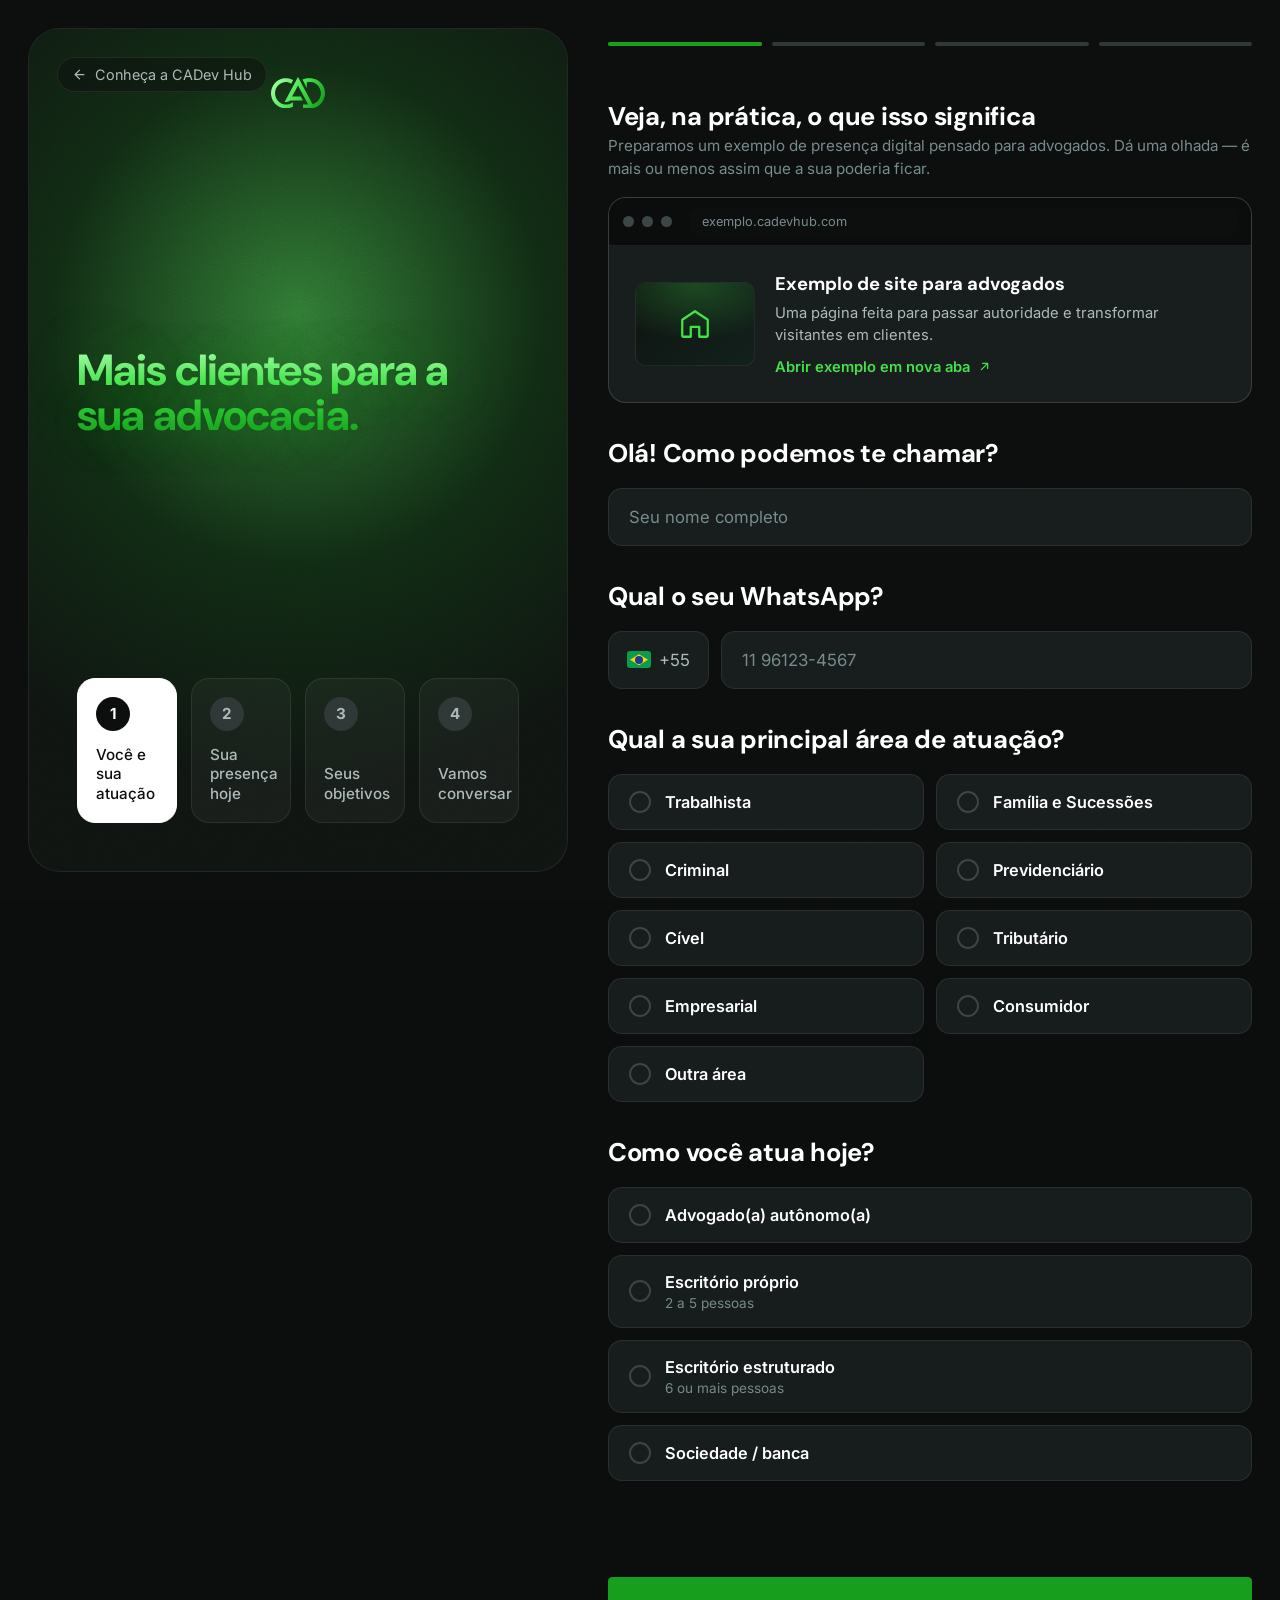
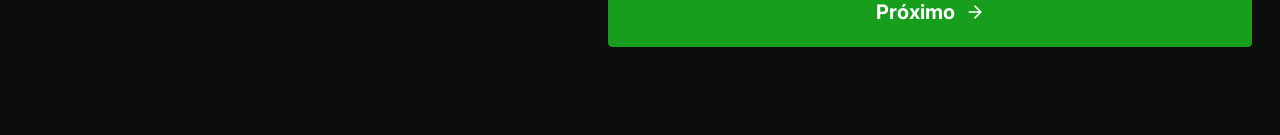
<file: funil-advogados.html>
<!DOCTYPE html>
<html lang="pt-BR">
<head>
<meta charset="utf-8">
<meta name="viewport" content="width=device-width, initial-scale=1">
<title>CADev Hub — Diagnóstico digital para advogados</title>
<link rel="icon" type="image/svg+xml" href="favicon.svg">
<link rel="apple-touch-icon" href="favicon.svg">
<link rel="preconnect" href="https://fonts.googleapis.com">
<link rel="preconnect" href="https://fonts.gstatic.com" crossorigin>
<link href="https://fonts.googleapis.com/css2?family=DM+Sans:opsz,wght@9..40,400;9..40,500;9..40,700&family=Inter:wght@400;500;600;700&display=swap" rel="stylesheet">
<link rel="stylesheet" href="styles.css?v=2">
<link rel="stylesheet" href="orcamento.css?v=2">
<style>
/* ── extras do funil de advogados ── */
.value-block{background:rgba(23,158,29,.10);border:1px solid rgba(65,226,72,.28);
  border-radius:18px;padding:24px 26px;margin-bottom:34px;position:relative;overflow:hidden}
.value-block::before{content:"";position:absolute;left:0;top:0;bottom:0;width:4px;background:var(--green)}
.value-block .vb-tag{display:inline-flex;align-items:center;gap:8px;font-size:.78rem;font-weight:700;
  letter-spacing:.1em;text-transform:uppercase;color:var(--green-hi);margin-bottom:12px}
.value-block .vb-tag svg{width:15px;height:15px}
.value-block p{color:var(--text-dim);font-size:1.02rem;line-height:1.6}
.value-block p b{color:#fff;font-weight:600}

/* card demo */
.demo-card{display:block;border:1px solid var(--line-strong);border-radius:18px;overflow:hidden;
  background:var(--surface);margin-bottom:34px;transition:.25s var(--ease);text-decoration:none}
.demo-card:hover{border-color:rgba(65,226,72,.45);transform:translateY(-3px)}
.demo-frame{background:#0a0c0c;padding:10px 14px;display:flex;align-items:center;gap:8px;border-bottom:1px solid var(--line)}
.demo-frame .dot{width:11px;height:11px;border-radius:50%;background:var(--surface-3)}
.demo-frame .url{margin-left:10px;flex:1;background:var(--bg);border-radius:7px;padding:6px 12px;
  font-size:.8rem;color:var(--text-mute);font-family:"Inter",sans-serif}
.demo-body{padding:26px;display:flex;align-items:center;gap:20px}
.demo-thumb{width:120px;height:84px;border-radius:10px;flex:none;
  background:linear-gradient(135deg,#0e1310,#11201a);border:1px solid var(--line);
  display:grid;place-items:center;position:relative;overflow:hidden}
.demo-thumb::after{content:"";position:absolute;inset:0;
  background:radial-gradient(120% 100% at 50% 0,rgba(65,226,72,.25),transparent 70%)}
.demo-thumb svg{width:34px;height:34px;color:var(--green-hi);position:relative;z-index:1}
.demo-info{flex:1;min-width:0}
.demo-info b{display:block;font-family:"DM Sans",sans-serif;font-size:1.15rem;color:#fff;margin-bottom:6px}
.demo-info p{color:var(--text-dim);font-size:.92rem;line-height:1.5}
.demo-info .open{display:inline-flex;align-items:center;gap:7px;margin-top:12px;color:var(--green-hi);
  font-weight:600;font-size:.92rem}
.demo-info .open svg{width:15px;height:15px}
@media(max-width:560px){.demo-body{flex-direction:column;text-align:center}.demo-thumb{width:100%;height:120px}}

/* texto de apoio sob a pergunta */
.q .qsupport{font-family:"Inter",sans-serif;font-weight:400;color:var(--text-mute);
  font-size:.95rem;line-height:1.5;margin:-8px 0 16px}
</style>
</head>
<body>
<div class="grain"></div>

<div class="fp">
  <!-- ===== Aside ===== -->
  <aside class="fp-aside">
    <a class="fp-back" href="index.html">
      <svg viewBox="0 0 24 24" fill="none" stroke="currentColor" stroke-width="2" stroke-linecap="round" stroke-linejoin="round"><path d="M19 12H5M12 19l-7-7 7-7"/></svg>
      Conheça a CADev Hub
    </a>
    <svg class="fp-logo" viewBox="0 0 67 39" fill="url(#cadGradF)" aria-hidden="true">
      <defs><linearGradient id="cadGradF" gradientUnits="userSpaceOnUse" x1="2" y1="2" x2="60" y2="38">
        <stop offset="0" stop-color="#A5FFA9"/><stop offset="0.55" stop-color="#41E248"/><stop offset="1" stop-color="#179E1D"/>
      </linearGradient></defs>
      <path d="M33.452 0C33.98.5 39.752 11.65 40.516 13.084L47.532 26.199C48.811 28.585 50.353 31.315 51.517 33.732 59.169 31.745 63.138 24.28 61.566 16.964 60.779 13.408 58.58 10.293 55.443 8.292 52.016 6.124 48.442 5.934 44.514 6.742 44.562 8.663 44.38 12.221 44.644 13.984 44.278 12.984 43.428 11.546 42.932 10.552 41.685 8.057 40.207 5.532 39.003 3.027 44.474.978 51.755.731 57.018 3.462 61.427 5.795 64.696 9.732 66.103 14.403 67.715 19.483 67.139 24.979 64.504 29.641 63.858 30.774 63.084 31.834 62.199 32.802 60.738 34.402 59.008 35.75 57.08 36.787 50.937 40.092 46.271 38.557 39.766 38.965L39.77 34.115C41.878 34.086 43.986 34.084 46.094 34.108 42.082 26.275 37.535 18.451 33.509 10.59 32.794 11.768 31.914 13.556 31.246 14.803L26.135 24.322 37.101 24.327C37.696 25.422 39.055 28.226 39.689 29.111 34.502 29.212 29.026 29.116 23.807 29.126 22.219 30.7 19.028 30.94 16.902 30.928L33.452 0Z"/>
      <path d="M17.329 1.455C17.833 1.374 19.136 1.443 19.65 1.48 22.672 1.693 24.918 2.436 27.541 3.863 26.844 5.304 25.976 6.887 25.207 8.302 24.465 7.714 22.664 6.967 21.735 6.723 14.462 4.814 7.599 9.418 5.609 16.206 4.54 19.896 5.009 23.844 6.917 27.201 8.769 30.397 11.685 32.701 15.341 33.675 19.091 34.674 22.479 33.943 25.809 32.132 26.125 31.997 26.883 31.471 27.204 31.26L27.207 36.847C20.541 40.211 13.154 39.647 7.245 35.057 3.282 32.002.728 27.554.139 22.683-.463 17.298.878 12.187 4.407 7.938 6.969 4.834 10.55 2.672 14.556 1.81 15.372 1.638 16.48 1.543 17.329 1.455Z"/>
    </svg>
    <h1 class="fp-headline">Mais clientes para a sua advocacia.</h1>
    <div class="fp-steps">
      <div class="fp-step active" data-step="1"><div class="n">1</div><div class="t">Você e sua atuação</div></div>
      <div class="fp-step" data-step="2"><div class="n">2</div><div class="t">Sua presença hoje</div></div>
      <div class="fp-step" data-step="3"><div class="n">3</div><div class="t">Seus objetivos</div></div>
      <div class="fp-step" data-step="4"><div class="n">4</div><div class="t">Vamos conversar</div></div>
    </div>
  </aside>

  <!-- ===== Form ===== -->
  <main class="fp-main">
    <div class="fp-progress">
      <span class="fill"></span><span></span><span></span><span></span>
    </div>

    <!-- STEP 1 — abertura nichada -->
    <section class="fp-step-panel show" data-panel="1">
      <div class="q">
        <span class="qlabel" style="margin-bottom:10px">Veja, na prática, o que isso significa</span>
        <div class="qsupport">Preparamos um exemplo de presença digital pensado para advogados. Dá uma olhada — é mais ou menos assim que a sua poderia ficar.</div>
        <a class="demo-card" href="demo-advogados.html" target="_blank" rel="noopener">
          <div class="demo-frame">
            <span class="dot"></span><span class="dot"></span><span class="dot"></span>
            <span class="url">exemplo.cadevhub.com</span>
          </div>
          <div class="demo-body">
            <div class="demo-thumb">
              <svg viewBox="0 0 24 24" fill="none" stroke="currentColor" stroke-width="1.6" stroke-linecap="round" stroke-linejoin="round"><path d="M3 9l9-6 9 6v11a1 1 0 0 1-1 1h-5v-7H9v7H4a1 1 0 0 1-1-1V9z"/></svg>
            </div>
            <div class="demo-info">
              <b>Exemplo de site para advogados</b>
              <p>Uma página feita para passar autoridade e transformar visitantes em clientes.</p>
              <span class="open">Abrir exemplo em nova aba
                <svg viewBox="0 0 24 24" fill="none" stroke="currentColor" stroke-width="2" stroke-linecap="round" stroke-linejoin="round"><path d="M7 17L17 7M9 7h8v8"/></svg>
              </span>
            </div>
          </div>
        </a>
      </div>
      <div class="q">
        <label for="nome">Olá! Como podemos te chamar?</label>
        <input class="fld" id="nome" type="text" placeholder="Seu nome completo" required>
      </div>
      <div class="q">
        <label for="zap">Qual o seu WhatsApp?</label>
        <div class="phone">
          <div class="cc"><span class="flag"></span> +55</div>
          <input class="fld" id="zap" type="tel" placeholder="11 96123-4567" required>
        </div>
      </div>
      <div class="q">
        <span class="qlabel">Qual a sua principal área de atuação?</span>
        <div class="opts grid" data-field="area" data-type="radio" data-req="Selecione sua área de atuaço.">
          <label class="opt"><span class="mark radio"><svg viewBox="0 0 24 24" fill="none" stroke="currentColor" stroke-width="3" stroke-linecap="round" stroke-linejoin="round"><path d="M5 13l4 4L19 7"/></svg></span><span class="txt"><b>Trabalhista</b></span></label>
          <label class="opt"><span class="mark radio"><svg viewBox="0 0 24 24" fill="none" stroke="currentColor" stroke-width="3" stroke-linecap="round" stroke-linejoin="round"><path d="M5 13l4 4L19 7"/></svg></span><span class="txt"><b>Família e Sucessões</b></span></label>
          <label class="opt"><span class="mark radio"><svg viewBox="0 0 24 24" fill="none" stroke="currentColor" stroke-width="3" stroke-linecap="round" stroke-linejoin="round"><path d="M5 13l4 4L19 7"/></svg></span><span class="txt"><b>Criminal</b></span></label>
          <label class="opt"><span class="mark radio"><svg viewBox="0 0 24 24" fill="none" stroke="currentColor" stroke-width="3" stroke-linecap="round" stroke-linejoin="round"><path d="M5 13l4 4L19 7"/></svg></span><span class="txt"><b>Previdenciário</b></span></label>
          <label class="opt"><span class="mark radio"><svg viewBox="0 0 24 24" fill="none" stroke="currentColor" stroke-width="3" stroke-linecap="round" stroke-linejoin="round"><path d="M5 13l4 4L19 7"/></svg></span><span class="txt"><b>Cível</b></span></label>
          <label class="opt"><span class="mark radio"><svg viewBox="0 0 24 24" fill="none" stroke="currentColor" stroke-width="3" stroke-linecap="round" stroke-linejoin="round"><path d="M5 13l4 4L19 7"/></svg></span><span class="txt"><b>Tributário</b></span></label>
          <label class="opt"><span class="mark radio"><svg viewBox="0 0 24 24" fill="none" stroke="currentColor" stroke-width="3" stroke-linecap="round" stroke-linejoin="round"><path d="M5 13l4 4L19 7"/></svg></span><span class="txt"><b>Empresarial</b></span></label>
          <label class="opt"><span class="mark radio"><svg viewBox="0 0 24 24" fill="none" stroke="currentColor" stroke-width="3" stroke-linecap="round" stroke-linejoin="round"><path d="M5 13l4 4L19 7"/></svg></span><span class="txt"><b>Consumidor</b></span></label>
          <label class="opt"><span class="mark radio"><svg viewBox="0 0 24 24" fill="none" stroke="currentColor" stroke-width="3" stroke-linecap="round" stroke-linejoin="round"><path d="M5 13l4 4L19 7"/></svg></span><span class="txt"><b>Outra área</b></span></label>
        </div>
      </div>
      <div class="q">
        <span class="qlabel">Como você atua hoje?</span>
        <div class="opts" data-field="estrutura" data-type="radio">
          <label class="opt"><span class="mark radio"><svg viewBox="0 0 24 24" fill="none" stroke="currentColor" stroke-width="3" stroke-linecap="round" stroke-linejoin="round"><path d="M5 13l4 4L19 7"/></svg></span><span class="txt"><b>Advogado(a) autônomo(a)</b></span></label>
          <label class="opt"><span class="mark radio"><svg viewBox="0 0 24 24" fill="none" stroke="currentColor" stroke-width="3" stroke-linecap="round" stroke-linejoin="round"><path d="M5 13l4 4L19 7"/></svg></span><span class="txt"><b>Escritório próprio</b><small>2 a 5 pessoas</small></span></label>
          <label class="opt"><span class="mark radio"><svg viewBox="0 0 24 24" fill="none" stroke="currentColor" stroke-width="3" stroke-linecap="round" stroke-linejoin="round"><path d="M5 13l4 4L19 7"/></svg></span><span class="txt"><b>Escritório estruturado</b><small>6 ou mais pessoas</small></span></label>
          <label class="opt"><span class="mark radio"><svg viewBox="0 0 24 24" fill="none" stroke="currentColor" stroke-width="3" stroke-linecap="round" stroke-linejoin="round"><path d="M5 13l4 4L19 7"/></svg></span><span class="txt"><b>Sociedade / banca</b></span></label>
        </div>
      </div>
      <input type="text" id="hp_field" name="hp" tabindex="-1" autocomplete="off" aria-hidden="true" style="position:absolute;left:-9999px;width:1px;height:1px;opacity:0">
      <div class="fp-err" data-err="1"></div>
      <div class="fp-actions">
        <button class="btn btn-primary btn-md" data-next="2">Próximo
          <svg viewBox="0 0 24 24" fill="none" stroke="currentColor" stroke-width="2" stroke-linecap="round" stroke-linejoin="round"><path d="M5 12h14M12 5l7 7-7 7"/></svg>
        </button>
      </div>
    </section>

    <!-- STEP 2 — diagnóstico -->
    <section class="fp-step-panel" data-panel="2">
      <div class="q">
        <span class="qlabel">Como você capta clientes hoje? <span class="qhint">(pode marcar mais de um)</span></span>
        <div class="opts" data-field="captacao" data-type="check" data-req="Conta pra gente como você capta clientes hoje.">
          <label class="opt"><span class="mark check"><svg viewBox="0 0 24 24" fill="none" stroke="currentColor" stroke-width="3" stroke-linecap="round" stroke-linejoin="round"><path d="M5 13l4 4L19 7"/></svg></span><span class="txt"><b>Indicação / boca a boca</b></span></label>
          <label class="opt"><span class="mark check"><svg viewBox="0 0 24 24" fill="none" stroke="currentColor" stroke-width="3" stroke-linecap="round" stroke-linejoin="round"><path d="M5 13l4 4L19 7"/></svg></span><span class="txt"><b>Instagram</b></span></label>
          <label class="opt"><span class="mark check"><svg viewBox="0 0 24 24" fill="none" stroke="currentColor" stroke-width="3" stroke-linecap="round" stroke-linejoin="round"><path d="M5 13l4 4L19 7"/></svg></span><span class="txt"><b>Pesquisa no Google</b></span></label>
          <label class="opt"><span class="mark check"><svg viewBox="0 0 24 24" fill="none" stroke="currentColor" stroke-width="3" stroke-linecap="round" stroke-linejoin="round"><path d="M5 13l4 4L19 7"/></svg></span><span class="txt"><b>Jusbrasil / diretórios jurídicos</b></span></label>
          <label class="opt"><span class="mark check"><svg viewBox="0 0 24 24" fill="none" stroke="currentColor" stroke-width="3" stroke-linecap="round" stroke-linejoin="round"><path d="M5 13l4 4L19 7"/></svg></span><span class="txt"><b>Trfego pago / anúncios</b></span></label>
          <label class="opt"><span class="mark check"><svg viewBox="0 0 24 24" fill="none" stroke="currentColor" stroke-width="3" stroke-linecap="round" stroke-linejoin="round"><path d="M5 13l4 4L19 7"/></svg></span><span class="txt"><b>Não tenho um processo definido</b></span></label>
        </div>
      </div>

      <div class="q">
        <span class="qlabel">Você tem site ou página profissional?</span>
        <div class="opts" data-field="site" data-type="radio" data-req="Selecione a sua situação atual.">
          <label class="opt"><span class="mark radio"><svg viewBox="0 0 24 24" fill="none" stroke="currentColor" stroke-width="3" stroke-linecap="round" stroke-linejoin="round"><path d="M5 13l4 4L19 7"/></svg></span><span class="txt"><b>Não tenho</b></span></label>
          <label class="opt"><span class="mark radio"><svg viewBox="0 0 24 24" fill="none" stroke="currentColor" stroke-width="3" stroke-linecap="round" stroke-linejoin="round"><path d="M5 13l4 4L19 7"/></svg></span><span class="txt"><b>Tenho, mas está desatualizado</b></span></label>
          <label class="opt"><span class="mark radio"><svg viewBox="0 0 24 24" fill="none" stroke="currentColor" stroke-width="3" stroke-linecap="round" stroke-linejoin="round"><path d="M5 13l4 4L19 7"/></svg></span><span class="txt"><b>Tenho, mas quase não gera contato</b></span></label>
          <label class="opt"><span class="mark radio"><svg viewBox="0 0 24 24" fill="none" stroke="currentColor" stroke-width="3" stroke-linecap="round" stroke-linejoin="round"><path d="M5 13l4 4L19 7"/></svg></span><span class="txt"><b>Tenho e funciona bem</b></span></label>
        </div>
      </div>

      <div class="q">
        <span class="qlabel">Já investiu em anúncios online?</span>
        <div class="qsupport">Google, Instagram ou Facebook Ads.</div>
        <div class="opts" data-field="anuncios" data-type="radio">
          <label class="opt"><span class="mark radio"><svg viewBox="0 0 24 24" fill="none" stroke="currentColor" stroke-width="3" stroke-linecap="round" stroke-linejoin="round"><path d="M5 13l4 4L19 7"/></svg></span><span class="txt"><b>Nunca investi</b></span></label>
          <label class="opt"><span class="mark radio"><svg viewBox="0 0 24 24" fill="none" stroke="currentColor" stroke-width="3" stroke-linecap="round" stroke-linejoin="round"><path d="M5 13l4 4L19 7"/></svg></span><span class="txt"><b>Já testei e parei</b></span></label>
          <label class="opt"><span class="mark radio"><svg viewBox="0 0 24 24" fill="none" stroke="currentColor" stroke-width="3" stroke-linecap="round" stroke-linejoin="round"><path d="M5 13l4 4L19 7"/></svg></span><span class="txt"><b>Invisto, mas sem retorno claro</b></span></label>
          <label class="opt"><span class="mark radio"><svg viewBox="0 0 24 24" fill="none" stroke="currentColor" stroke-width="3" stroke-linecap="round" stroke-linejoin="round"><path d="M5 13l4 4L19 7"/></svg></span><span class="txt"><b>Invisto e funciona bem</b></span></label>
        </div>
      </div>

      <div class="q">
        <span class="qlabel">Com que frequência você publica conteúdo profissional?</span>
        <div class="opts grid" data-field="conteudo" data-type="radio">
          <label class="opt"><span class="mark radio"><svg viewBox="0 0 24 24" fill="none" stroke="currentColor" stroke-width="3" stroke-linecap="round" stroke-linejoin="round"><path d="M5 13l4 4L19 7"/></svg></span><span class="txt"><b>Não publico</b></span></label>
          <label class="opt"><span class="mark radio"><svg viewBox="0 0 24 24" fill="none" stroke="currentColor" stroke-width="3" stroke-linecap="round" stroke-linejoin="round"><path d="M5 13l4 4L19 7"/></svg></span><span class="txt"><b>De vez em quando</b></span></label>
          <label class="opt"><span class="mark radio"><svg viewBox="0 0 24 24" fill="none" stroke="currentColor" stroke-width="3" stroke-linecap="round" stroke-linejoin="round"><path d="M5 13l4 4L19 7"/></svg></span><span class="txt"><b>Toda semana</b></span></label>
          <label class="opt"><span class="mark radio"><svg viewBox="0 0 24 24" fill="none" stroke="currentColor" stroke-width="3" stroke-linecap="round" stroke-linejoin="round"><path d="M5 13l4 4L19 7"/></svg></span><span class="txt"><b>Diariamente</b></span></label>
        </div>
      </div>

      <div class="fp-err" data-err="2"></div>
      <div class="fp-actions">
        <button class="btn btn-ghost btn-md btn-back" data-prev="1">Voltar</button>
        <button class="btn btn-primary btn-md" data-next="3">Próximo
          <svg viewBox="0 0 24 24" fill="none" stroke="currentColor" stroke-width="2" stroke-linecap="round" stroke-linejoin="round"><path d="M5 12h14M12 5l7 7-7 7"/></svg>
        </button>
      </div>
    </section>

    <!-- STEP 3 — geração de valor + objetivos -->
    <section class="fp-step-panel" data-panel="3">
      <div class="value-block">
        <div class="vb-tag"><svg viewBox="0 0 24 24" fill="none" stroke="currentColor" stroke-width="2" stroke-linecap="round" stroke-linejoin="round"><path d="M9 18h6M10 22h4M12 2a7 7 0 0 0-4 12.7c.6.5 1 1.3 1 2.3h6c0-1 .4-1.8 1-2.3A7 7 0 0 0 12 2z"/></svg> Faz sentido pra você?</div>
        <p>A maioria dos advogados que chega até nós vive o mesmo cenário: <b>excelente reputação no boca a boca</b>, mas uma presença online que não passa a mesma autoridade — e por isso <b>perde cliente para quem aparece melhor na internet</b>. A boa notícia: isso se resolve com a estrutura digital certa.</p>
      </div>

      <div class="q">
        <span class="qlabel">Qual o seu principal objetivo agora?</span>
        <div class="opts" data-field="objetivo" data-type="radio" data-req="Qual é o seu principal objetivo?">
          <label class="opt"><span class="mark radio"><svg viewBox="0 0 24 24" fill="none" stroke="currentColor" stroke-width="3" stroke-linecap="round" stroke-linejoin="round"><path d="M5 13l4 4L19 7"/></svg></span><span class="txt"><b>Atrair mais clientes da minha área</b></span></label>
          <label class="opt"><span class="mark radio"><svg viewBox="0 0 24 24" fill="none" stroke="currentColor" stroke-width="3" stroke-linecap="round" stroke-linejoin="round"><path d="M5 13l4 4L19 7"/></svg></span><span class="txt"><b>Transmitir mais autoridade e credibilidade</b></span></label>
          <label class="opt"><span class="mark radio"><svg viewBox="0 0 24 24" fill="none" stroke="currentColor" stroke-width="3" stroke-linecap="round" stroke-linejoin="round"><path d="M5 13l4 4L19 7"/></svg></span><span class="txt"><b>Parar de depender só de indicação</b></span></label>
          <label class="opt"><span class="mark radio"><svg viewBox="0 0 24 24" fill="none" stroke="currentColor" stroke-width="3" stroke-linecap="round" stroke-linejoin="round"><path d="M5 13l4 4L19 7"/></svg></span><span class="txt"><b>Ter uma presença digital profissional de verdade</b></span></label>
        </div>
      </div>

      <div class="q">
        <span class="qlabel">Quantos novos clientes por mês seriam o ideal?</span>
        <div class="opts grid" data-field="meta" data-type="radio">
          <label class="opt"><span class="mark radio"><svg viewBox="0 0 24 24" fill="none" stroke="currentColor" stroke-width="3" stroke-linecap="round" stroke-linejoin="round"><path d="M5 13l4 4L19 7"/></svg></span><span class="txt"><b>1 a 5</b></span></label>
          <label class="opt"><span class="mark radio"><svg viewBox="0 0 24 24" fill="none" stroke="currentColor" stroke-width="3" stroke-linecap="round" stroke-linejoin="round"><path d="M5 13l4 4L19 7"/></svg></span><span class="txt"><b>5 a 10</b></span></label>
          <label class="opt"><span class="mark radio"><svg viewBox="0 0 24 24" fill="none" stroke="currentColor" stroke-width="3" stroke-linecap="round" stroke-linejoin="round"><path d="M5 13l4 4L19 7"/></svg></span><span class="txt"><b>10 a 20</b></span></label>
          <label class="opt"><span class="mark radio"><svg viewBox="0 0 24 24" fill="none" stroke="currentColor" stroke-width="3" stroke-linecap="round" stroke-linejoin="round"><path d="M5 13l4 4L19 7"/></svg></span><span class="txt"><b>20 ou mais</b></span></label>
        </div>
      </div>

      <div class="q">
        <label for="trava">O que mais te trava hoje para crescer?</label>
        <div class="qsupport">Opcional  mas ajuda muito a gente a te orientar melhor.</div>
        <textarea class="fld" id="trava" placeholder="Ex.: tenho indicações, mas não consigo previsibilidade de novos casos..."></textarea>
      </div>

      <div class="fp-err" data-err="3"></div>
      <div class="fp-actions">
        <button class="btn btn-ghost btn-md btn-back" data-prev="2">Voltar</button>
        <button class="btn btn-primary btn-md" data-next="4">Próximo
          <svg viewBox="0 0 24 24" fill="none" stroke="currentColor" stroke-width="2" stroke-linecap="round" stroke-linejoin="round"><path d="M5 12h14M12 5l7 7-7 7"/></svg>
        </button>
      </div>
    </section>

    <!-- STEP 4 — convite natural pra call -->
    <section class="fp-step-panel" data-panel="4">
      <div class="q">
        <span class="qlabel">Como você prefere que a gente fale?</span>
        <div class="opts grid" data-field="canal" data-type="radio" data-req="Como você prefere falar com a gente?">
          <label class="opt"><span class="mark radio"><svg viewBox="0 0 24 24" fill="none" stroke="currentColor" stroke-width="3" stroke-linecap="round" stroke-linejoin="round"><path d="M5 13l4 4L19 7"/></svg></span><span class="txt"><b>WhatsApp</b></span></label>
          <label class="opt"><span class="mark radio"><svg viewBox="0 0 24 24" fill="none" stroke="currentColor" stroke-width="3" stroke-linecap="round" stroke-linejoin="round"><path d="M5 13l4 4L19 7"/></svg></span><span class="txt"><b>Ligação</b></span></label>
          <label class="opt"><span class="mark radio"><svg viewBox="0 0 24 24" fill="none" stroke="currentColor" stroke-width="3" stroke-linecap="round" stroke-linejoin="round"><path d="M5 13l4 4L19 7"/></svg></span><span class="txt"><b>Videochamada</b></span></label>
        </div>
      </div>

      <div class="q">
        <span class="qlabel">Qual o melhor período para falar?</span>
        <div class="opts grid" data-field="periodo" data-type="radio">
          <label class="opt"><span class="mark radio"><svg viewBox="0 0 24 24" fill="none" stroke="currentColor" stroke-width="3" stroke-linecap="round" stroke-linejoin="round"><path d="M5 13l4 4L19 7"/></svg></span><span class="txt"><b>Manhã</b></span></label>
          <label class="opt"><span class="mark radio"><svg viewBox="0 0 24 24" fill="none" stroke="currentColor" stroke-width="3" stroke-linecap="round" stroke-linejoin="round"><path d="M5 13l4 4L19 7"/></svg></span><span class="txt"><b>Tarde</b></span></label>
          <label class="opt"><span class="mark radio"><svg viewBox="0 0 24 24" fill="none" stroke="currentColor" stroke-width="3" stroke-linecap="round" stroke-linejoin="round"><path d="M5 13l4 4L19 7"/></svg></span><span class="txt"><b>Noite</b></span></label>
        </div>
      </div>

      <div class="fp-err" data-err="4"></div>
      <div class="fp-actions">
        <button class="btn btn-ghost btn-md btn-back" data-prev="3">Voltar</button>
        <button class="btn btn-primary btn-md" data-submit>Quero conversar
          <svg viewBox="0 0 24 24" fill="none" stroke="currentColor" stroke-width="2" stroke-linecap="round" stroke-linejoin="round"><path d="M22 2L11 13M22 2l-7 20-4-9-9-4 20-7z"/></svg>
        </button>
      </div>
    </section>
  </main>
</div>

<!-- ===== Success modal ===== -->
<div class="fp-modal" id="successModal">
  <div class="card">
    <div class="check"><svg viewBox="0 0 24 24" fill="none" stroke="currentColor" stroke-width="2.5" stroke-linecap="round" stroke-linejoin="round"><path d="M20 6L9 17l-5-5"/></svg></div>
    <h3>Recebemos suas respostas!</h3>
    <p>Em breve entramos em contato para te mostrar, na prática, como a sua advocacia pode atrair mais clientes pela internet. Fique de olho no WhatsApp.</p>
    <a class="btn btn-primary btn-md" href="index.html" style="width:100%">Clique e conheça-nos</a>
  </div>
</div>

<script src="funil-advogados.js?v=1"></script>
</body>
</html>
</file>
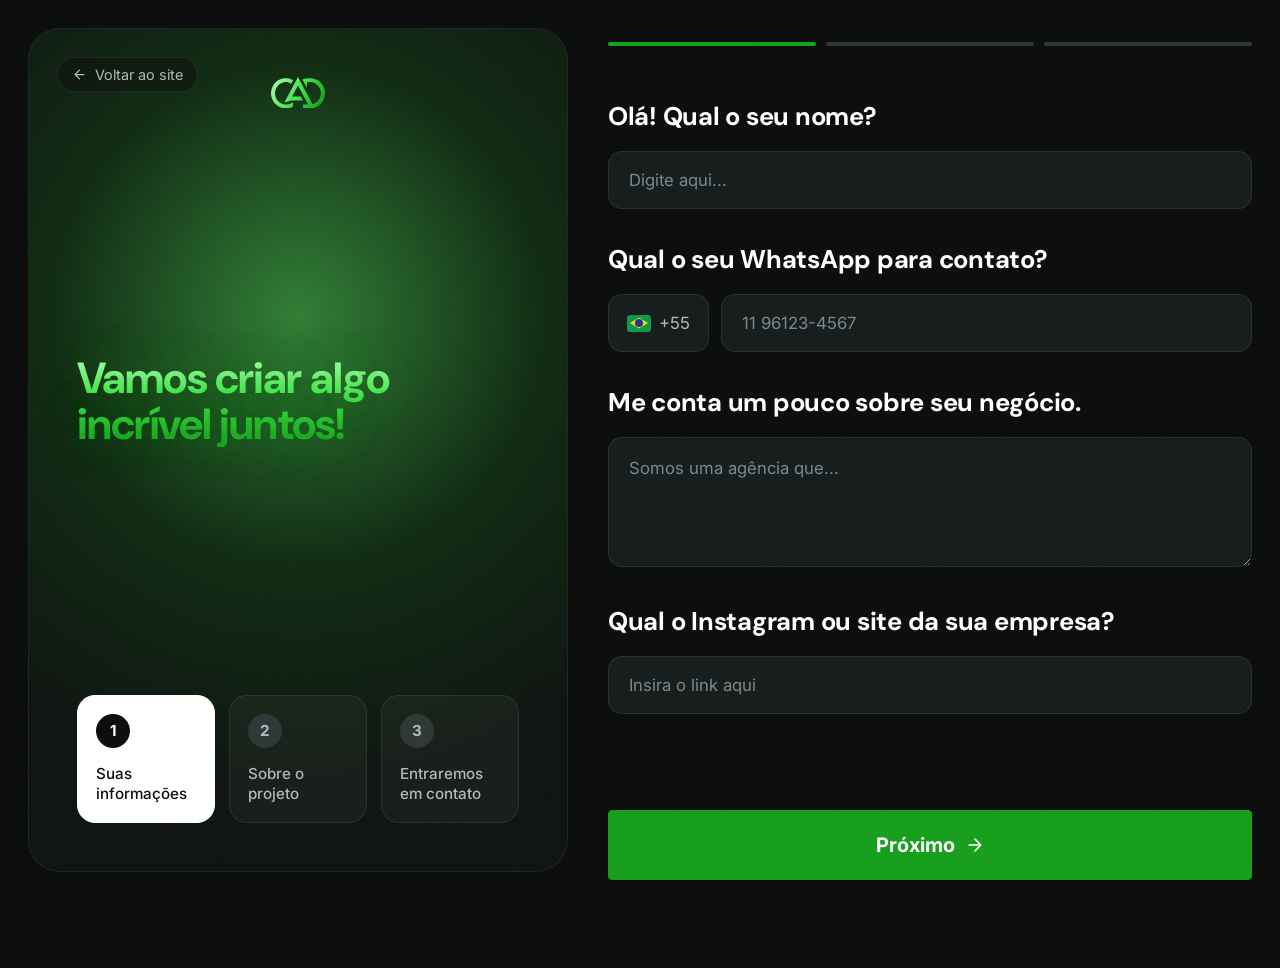
<file: orcamento.html>
<!DOCTYPE html>
<html lang="pt-BR">
<head>
<meta charset="utf-8">
<meta name="viewport" content="width=device-width, initial-scale=1">
<title>CADev Hub — Solicitar orçamento</title>
<link rel="preconnect" href="https://fonts.googleapis.com">
<link rel="preconnect" href="https://fonts.gstatic.com" crossorigin>
<link href="https://fonts.googleapis.com/css2?family=DM+Sans:opsz,wght@9..40,400;9..40,500;9..40,700&family=Inter:wght@400;500;600;700&display=swap" rel="stylesheet">
<link rel="stylesheet" href="styles.css?v=2">
<link rel="stylesheet" href="orcamento.css?v=2">
<link rel="icon" type="image/svg+xml" href="favicon.svg">
<link rel="apple-touch-icon" href="favicon.svg">
</head>
<body>
<div class="grain"></div>

<div class="fp">
  <!-- ===== Left aside ===== -->
  <aside class="fp-aside">
    <a class="fp-back" href="index.html">
      <svg viewBox="0 0 24 24" fill="none" stroke="currentColor" stroke-width="2" stroke-linecap="round" stroke-linejoin="round"><path d="M19 12H5M12 19l-7-7 7-7"/></svg>
      Voltar ao site
    </a>
    <svg class="fp-logo" viewBox="0 0 67 39" fill="url(#cadGradF)" aria-hidden="true">
      <defs><linearGradient id="cadGradF" gradientUnits="userSpaceOnUse" x1="2" y1="2" x2="60" y2="38">
        <stop offset="0" stop-color="#A5FFA9"/><stop offset="0.55" stop-color="#41E248"/><stop offset="1" stop-color="#179E1D"/>
      </linearGradient></defs>
      <path d="M33.452 0C33.98.5 39.752 11.65 40.516 13.084L47.532 26.199C48.811 28.585 50.353 31.315 51.517 33.732 59.169 31.745 63.138 24.28 61.566 16.964 60.779 13.408 58.58 10.293 55.443 8.292 52.016 6.124 48.442 5.934 44.514 6.742 44.562 8.663 44.38 12.221 44.644 13.984 44.278 12.984 43.428 11.546 42.932 10.552 41.685 8.057 40.207 5.532 39.003 3.027 44.474.978 51.755.731 57.018 3.462 61.427 5.795 64.696 9.732 66.103 14.403 67.715 19.483 67.139 24.979 64.504 29.641 63.858 30.774 63.084 31.834 62.199 32.802 60.738 34.402 59.008 35.75 57.08 36.787 50.937 40.092 46.271 38.557 39.766 38.965L39.77 34.115C41.878 34.086 43.986 34.084 46.094 34.108 42.082 26.275 37.535 18.451 33.509 10.59 32.794 11.768 31.914 13.556 31.246 14.803L26.135 24.322 37.101 24.327C37.696 25.422 39.055 28.226 39.689 29.111 34.502 29.212 29.026 29.116 23.807 29.126 22.219 30.7 19.028 30.94 16.902 30.928L33.452 0Z"/>
      <path d="M17.329 1.455C17.833 1.374 19.136 1.443 19.65 1.48 22.672 1.693 24.918 2.436 27.541 3.863 26.844 5.304 25.976 6.887 25.207 8.302 24.465 7.714 22.664 6.967 21.735 6.723 14.462 4.814 7.599 9.418 5.609 16.206 4.54 19.896 5.009 23.844 6.917 27.201 8.769 30.397 11.685 32.701 15.341 33.675 19.091 34.674 22.479 33.943 25.809 32.132 26.125 31.997 26.883 31.471 27.204 31.26L27.207 36.847C20.541 40.211 13.154 39.647 7.245 35.057 3.282 32.002.728 27.554.139 22.683-.463 17.298.878 12.187 4.407 7.938 6.969 4.834 10.55 2.672 14.556 1.81 15.372 1.638 16.48 1.543 17.329 1.455Z"/>
    </svg>
    <h1 class="fp-headline">Vamos criar algo incrível juntos!</h1>
    <div class="fp-steps">
      <div class="fp-step active" data-step="1"><div class="n">1</div><div class="t">Suas informações</div></div>
      <div class="fp-step" data-step="2"><div class="n">2</div><div class="t">Sobre o projeto</div></div>
      <div class="fp-step" data-step="3"><div class="n">3</div><div class="t">Entraremos em contato</div></div>
    </div>
  </aside>

  <!-- ===== Right form ===== -->
  <main class="fp-main">
    <div class="fp-progress">
      <span class="fill"></span><span></span><span></span>
    </div>

    <!-- STEP 1 -->
    <section class="fp-step-panel show" data-panel="1">
      <div class="q">
        <label for="nome">Olá! Qual o seu nome?</label>
        <input class="fld" id="nome" type="text" placeholder="Digite aqui..." required>
      </div>
      <div class="q">
        <label for="zap">Qual o seu WhatsApp para contato?</label>
        <div class="phone">
          <div class="cc"><span class="flag"></span> +55</div>
          <input class="fld" id="zap" type="tel" placeholder="11 96123-4567" required>
        </div>
      </div>
      <div class="q">
        <label for="neg">Me conta um pouco sobre seu negócio.</label>
        <textarea class="fld" id="neg" placeholder="Somos uma agência que..."></textarea>
      </div>
      <div class="q">
        <label for="link">Qual o Instagram ou site da sua empresa?</label>
        <input class="fld" id="link" type="text" placeholder="Insira o link aqui">
      </div>
      <input type="text" id="hp_field" name="hp" tabindex="-1" autocomplete="off" aria-hidden="true" style="position:absolute;left:-9999px;width:1px;height:1px;opacity:0">
      <div class="fp-err" data-err="1"></div>
      <div class="fp-actions">
        <button class="btn btn-primary btn-md" data-next="2">Próximo
          <svg viewBox="0 0 24 24" fill="none" stroke="currentColor" stroke-width="2" stroke-linecap="round" stroke-linejoin="round"><path d="M5 12h14M12 5l7 7-7 7"/></svg>
        </button>
      </div>
    </section>

    <!-- STEP 2 -->
    <section class="fp-step-panel" data-panel="2">
      <div class="q">
        <span class="qlabel">Atualmente, como está sua presença digital?</span>
        <div class="opts" data-field="presenca" data-type="radio">
          <label class="opt"><span class="mark radio"><svg viewBox="0 0 24 24" fill="none" stroke="currentColor" stroke-width="3" stroke-linecap="round" stroke-linejoin="round"><path d="M5 13l4 4L19 7"/></svg></span><span class="txt"><b>Não tenho site nem redes estruturadas</b></span></label>
          <label class="opt"><span class="mark radio"><svg viewBox="0 0 24 24" fill="none" stroke="currentColor" stroke-width="3" stroke-linecap="round" stroke-linejoin="round"><path d="M5 13l4 4L19 7"/></svg></span><span class="txt"><b>Tenho redes sociais ativas, mas não tenho site</b></span></label>
          <label class="opt"><span class="mark radio"><svg viewBox="0 0 24 24" fill="none" stroke="currentColor" stroke-width="3" stroke-linecap="round" stroke-linejoin="round"><path d="M5 13l4 4L19 7"/></svg></span><span class="txt"><b>Tenho site, mas ele não converte / está desatualizado</b></span></label>
          <label class="opt"><span class="mark radio"><svg viewBox="0 0 24 24" fill="none" stroke="currentColor" stroke-width="3" stroke-linecap="round" stroke-linejoin="round"><path d="M5 13l4 4L19 7"/></svg></span><span class="txt"><b>Tenho site e sistema funcionando, quero melhorar/escalar</b></span></label>
        </div>
      </div>

      <div class="q">
        <span class="qlabel">Qual tipo de projeto você precisa? <span class="qhint">(pode marcar mais de um)</span></span>
        <div class="opts" data-field="tipo" data-type="check">
          <label class="opt"><span class="mark check"><svg viewBox="0 0 24 24" fill="none" stroke="currentColor" stroke-width="3" stroke-linecap="round" stroke-linejoin="round"><path d="M5 13l4 4L19 7"/></svg></span><span class="txt"><b>Landing Page</b><small>página única para captação/venda</small></span></label>
          <label class="opt"><span class="mark check"><svg viewBox="0 0 24 24" fill="none" stroke="currentColor" stroke-width="3" stroke-linecap="round" stroke-linejoin="round"><path d="M5 13l4 4L19 7"/></svg></span><span class="txt"><b>Site institucional</b><small>apresentar a empresa</small></span></label>
          <label class="opt"><span class="mark check"><svg viewBox="0 0 24 24" fill="none" stroke="currentColor" stroke-width="3" stroke-linecap="round" stroke-linejoin="round"><path d="M5 13l4 4L19 7"/></svg></span><span class="txt"><b>Blog</b><small>conteúdo e SEO</small></span></label>
          <label class="opt"><span class="mark check"><svg viewBox="0 0 24 24" fill="none" stroke="currentColor" stroke-width="3" stroke-linecap="round" stroke-linejoin="round"><path d="M5 13l4 4L19 7"/></svg></span><span class="txt"><b>E-commerce</b><small>loja virtual</small></span></label>
          <label class="opt"><span class="mark check"><svg viewBox="0 0 24 24" fill="none" stroke="currentColor" stroke-width="3" stroke-linecap="round" stroke-linejoin="round"><path d="M5 13l4 4L19 7"/></svg></span><span class="txt"><b>Sistema / Aplicativo sob medida</b></span></label>
          <label class="opt"><span class="mark check"><svg viewBox="0 0 24 24" fill="none" stroke="currentColor" stroke-width="3" stroke-linecap="round" stroke-linejoin="round"><path d="M5 13l4 4L19 7"/></svg></span><span class="txt"><b>Ainda não sei, preciso de consultoria</b></span></label>
        </div>
      </div>

      <div class="q">
        <span class="qlabel">Qual é o principal objetivo desse projeto?</span>
        <div class="opts" data-field="objetivo" data-type="radio">
          <label class="opt"><span class="mark radio"><svg viewBox="0 0 24 24" fill="none" stroke="currentColor" stroke-width="3" stroke-linecap="round" stroke-linejoin="round"><path d="M5 13l4 4L19 7"/></svg></span><span class="txt"><b>Aumentar vendas / gerar mais leads</b></span></label>
          <label class="opt"><span class="mark radio"><svg viewBox="0 0 24 24" fill="none" stroke="currentColor" stroke-width="3" stroke-linecap="round" stroke-linejoin="round"><path d="M5 13l4 4L19 7"/></svg></span><span class="txt"><b>Profissionalizar a marca / ganhar autoridade</b></span></label>
          <label class="opt"><span class="mark radio"><svg viewBox="0 0 24 24" fill="none" stroke="currentColor" stroke-width="3" stroke-linecap="round" stroke-linejoin="round"><path d="M5 13l4 4L19 7"/></svg></span><span class="txt"><b>Automatizar processos internos</b></span></label>
          <label class="opt"><span class="mark radio"><svg viewBox="0 0 24 24" fill="none" stroke="currentColor" stroke-width="3" stroke-linecap="round" stroke-linejoin="round"><path d="M5 13l4 4L19 7"/></svg></span><span class="txt"><b>Substituir um site/sistema que no funciona</b></span></label>
          <label class="opt"><span class="mark radio"><svg viewBox="0 0 24 24" fill="none" stroke="currentColor" stroke-width="3" stroke-linecap="round" stroke-linejoin="round"><path d="M5 13l4 4L19 7"/></svg></span><span class="txt"><b>Lançar um novo produto/serviço</b></span></label>
        </div>
      </div>

      <div class="q">
        <span class="qlabel">Qual a média mensal de faturamento da sua empresa?</span>
        <div class="opts grid" data-field="faturamento" data-type="radio">
          <label class="opt"><span class="mark radio"><svg viewBox="0 0 24 24" fill="none" stroke="currentColor" stroke-width="3" stroke-linecap="round" stroke-linejoin="round"><path d="M5 13l4 4L19 7"/></svg></span><span class="txt"><b>Até 5k</b></span></label>
          <label class="opt"><span class="mark radio"><svg viewBox="0 0 24 24" fill="none" stroke="currentColor" stroke-width="3" stroke-linecap="round" stroke-linejoin="round"><path d="M5 13l4 4L19 7"/></svg></span><span class="txt"><b>5k – 10k</b></span></label>
          <label class="opt"><span class="mark radio"><svg viewBox="0 0 24 24" fill="none" stroke="currentColor" stroke-width="3" stroke-linecap="round" stroke-linejoin="round"><path d="M5 13l4 4L19 7"/></svg></span><span class="txt"><b>10k  30k</b></span></label>
          <label class="opt"><span class="mark radio"><svg viewBox="0 0 24 24" fill="none" stroke="currentColor" stroke-width="3" stroke-linecap="round" stroke-linejoin="round"><path d="M5 13l4 4L19 7"/></svg></span><span class="txt"><b>30k – 50k</b></span></label>
          <label class="opt"><span class="mark radio"><svg viewBox="0 0 24 24" fill="none" stroke="currentColor" stroke-width="3" stroke-linecap="round" stroke-linejoin="round"><path d="M5 13l4 4L19 7"/></svg></span><span class="txt"><b>50k – 100k</b></span></label>
          <label class="opt"><span class="mark radio"><svg viewBox="0 0 24 24" fill="none" stroke="currentColor" stroke-width="3" stroke-linecap="round" stroke-linejoin="round"><path d="M5 13l4 4L19 7"/></svg></span><span class="txt"><b>Acima de 100k</b></span></label>
          <label class="opt"><span class="mark radio"><svg viewBox="0 0 24 24" fill="none" stroke="currentColor" stroke-width="3" stroke-linecap="round" stroke-linejoin="round"><path d="M5 13l4 4L19 7"/></svg></span><span class="txt"><b>Prefiro não informar</b></span></label>
        </div>
      </div>

      <div class="q">
        <span class="qlabel">Você já tem um orçamento aproximado em mente?</span>
        <div class="opts" data-field="orcamento" data-type="radio">
          <label class="opt"><span class="mark radio"><svg viewBox="0 0 24 24" fill="none" stroke="currentColor" stroke-width="3" stroke-linecap="round" stroke-linejoin="round"><path d="M5 13l4 4L19 7"/></svg></span><span class="txt"><b>R$ 1 mil – R$ 2 mil</b></span></label>
          <label class="opt"><span class="mark radio"><svg viewBox="0 0 24 24" fill="none" stroke="currentColor" stroke-width="3" stroke-linecap="round" stroke-linejoin="round"><path d="M5 13l4 4L19 7"/></svg></span><span class="txt"><b>R$ 2 mil – R$ 5 mil</b></span></label>
          <label class="opt"><span class="mark radio"><svg viewBox="0 0 24 24" fill="none" stroke="currentColor" stroke-width="3" stroke-linecap="round" stroke-linejoin="round"><path d="M5 13l4 4L19 7"/></svg></span><span class="txt"><b>R$ 5 mil – R$ 15 mil</b></span></label>
          <label class="opt"><span class="mark radio"><svg viewBox="0 0 24 24" fill="none" stroke="currentColor" stroke-width="3" stroke-linecap="round" stroke-linejoin="round"><path d="M5 13l4 4L19 7"/></svg></span><span class="txt"><b>R$ 15 mil – R$ 30 mil</b></span></label>
          <label class="opt"><span class="mark radio"><svg viewBox="0 0 24 24" fill="none" stroke="currentColor" stroke-width="3" stroke-linecap="round" stroke-linejoin="round"><path d="M5 13l4 4L19 7"/></svg></span><span class="txt"><b>Acima de R$ 30 mil</b></span></label>
          <label class="opt"><span class="mark radio"><svg viewBox="0 0 24 24" fill="none" stroke="currentColor" stroke-width="3" stroke-linecap="round" stroke-linejoin="round"><path d="M5 13l4 4L19 7"/></svg></span><span class="txt"><b>Ainda não tenho essa referência</b></span></label>
        </div>
      </div>

      <div class="q">
        <span class="qlabel">Quem será responsável por decidir a contratação?</span>
        <div class="opts" data-field="decisor" data-type="radio">
          <label class="opt"><span class="mark radio"><svg viewBox="0 0 24 24" fill="none" stroke="currentColor" stroke-width="3" stroke-linecap="round" stroke-linejoin="round"><path d="M5 13l4 4L19 7"/></svg></span><span class="txt"><b>Apenas eu</b></span></label>
          <label class="opt"><span class="mark radio"><svg viewBox="0 0 24 24" fill="none" stroke="currentColor" stroke-width="3" stroke-linecap="round" stroke-linejoin="round"><path d="M5 13l4 4L19 7"/></svg></span><span class="txt"><b>Eu com meu(s) scio(s)</b></span></label>
          <label class="opt"><span class="mark radio"><svg viewBox="0 0 24 24" fill="none" stroke="currentColor" stroke-width="3" stroke-linecap="round" stroke-linejoin="round"><path d="M5 13l4 4L19 7"/></svg></span><span class="txt"><b>Eu preciso apresentar para um superior / diretor</b></span></label>
          <label class="opt"><span class="mark radio"><svg viewBox="0 0 24 24" fill="none" stroke="currentColor" stroke-width="3" stroke-linecap="round" stroke-linejoin="round"><path d="M5 13l4 4L19 7"/></svg></span><span class="txt"><b>Decisão em equipe / comitê</b></span></label>
        </div>
      </div>

      <div class="q">
        <span class="qlabel">Qual o prazo ideal para começar o projeto?</span>
        <div class="opts" data-field="prazo" data-type="radio">
          <label class="opt"><span class="mark radio"><svg viewBox="0 0 24 24" fill="none" stroke="currentColor" stroke-width="3" stroke-linecap="round" stroke-linejoin="round"><path d="M5 13l4 4L19 7"/></svg></span><span class="txt"><b>Preciso começar essa semana</b></span></label>
          <label class="opt"><span class="mark radio"><svg viewBox="0 0 24 24" fill="none" stroke="currentColor" stroke-width="3" stroke-linecap="round" stroke-linejoin="round"><path d="M5 13l4 4L19 7"/></svg></span><span class="txt"><b>Nos próximos 30 dias</b></span></label>
          <label class="opt"><span class="mark radio"><svg viewBox="0 0 24 24" fill="none" stroke="currentColor" stroke-width="3" stroke-linecap="round" stroke-linejoin="round"><path d="M5 13l4 4L19 7"/></svg></span><span class="txt"><b>Nos próximos 2–3 meses</b></span></label>
          <label class="opt"><span class="mark radio"><svg viewBox="0 0 24 24" fill="none" stroke="currentColor" stroke-width="3" stroke-linecap="round" stroke-linejoin="round"><path d="M5 13l4 4L19 7"/></svg></span><span class="txt"><b>Ainda estou pesquisando, sem prazo definido</b></span></label>
        </div>
      </div>

      <div class="fp-err" data-err="2"></div>
      <div class="fp-actions">
        <button class="btn btn-ghost btn-md btn-back" data-prev="1">Voltar</button>
        <button class="btn btn-primary btn-md" data-submit>Enviar
          <svg viewBox="0 0 24 24" fill="none" stroke="currentColor" stroke-width="2" stroke-linecap="round" stroke-linejoin="round"><path d="M22 2L11 13M22 2l-7 20-4-9-9-4 20-7z"/></svg>
        </button>
      </div>
    </section>
  </main>
</div>

<!-- ===== Success modal ===== -->
<div class="fp-modal" id="successModal">
  <div class="card">
    <div class="check"><svg viewBox="0 0 24 24" fill="none" stroke="currentColor" stroke-width="2.5" stroke-linecap="round" stroke-linejoin="round"><path d="M20 6L9 17l-5-5"/></svg></div>
    <h3>Obrigado pelas informações!</h3>
    <p>Em breve entraremos em contato pelo WhatsApp para dar início ao seu projeto. Fique de olho!</p>
    <a class="btn btn-primary btn-md" href="index.html" style="width:100%">Voltar ao site</a>
  </div>
</div>

<script src="orcamento.js?v=2"></script>
</body>
</html>
</file>
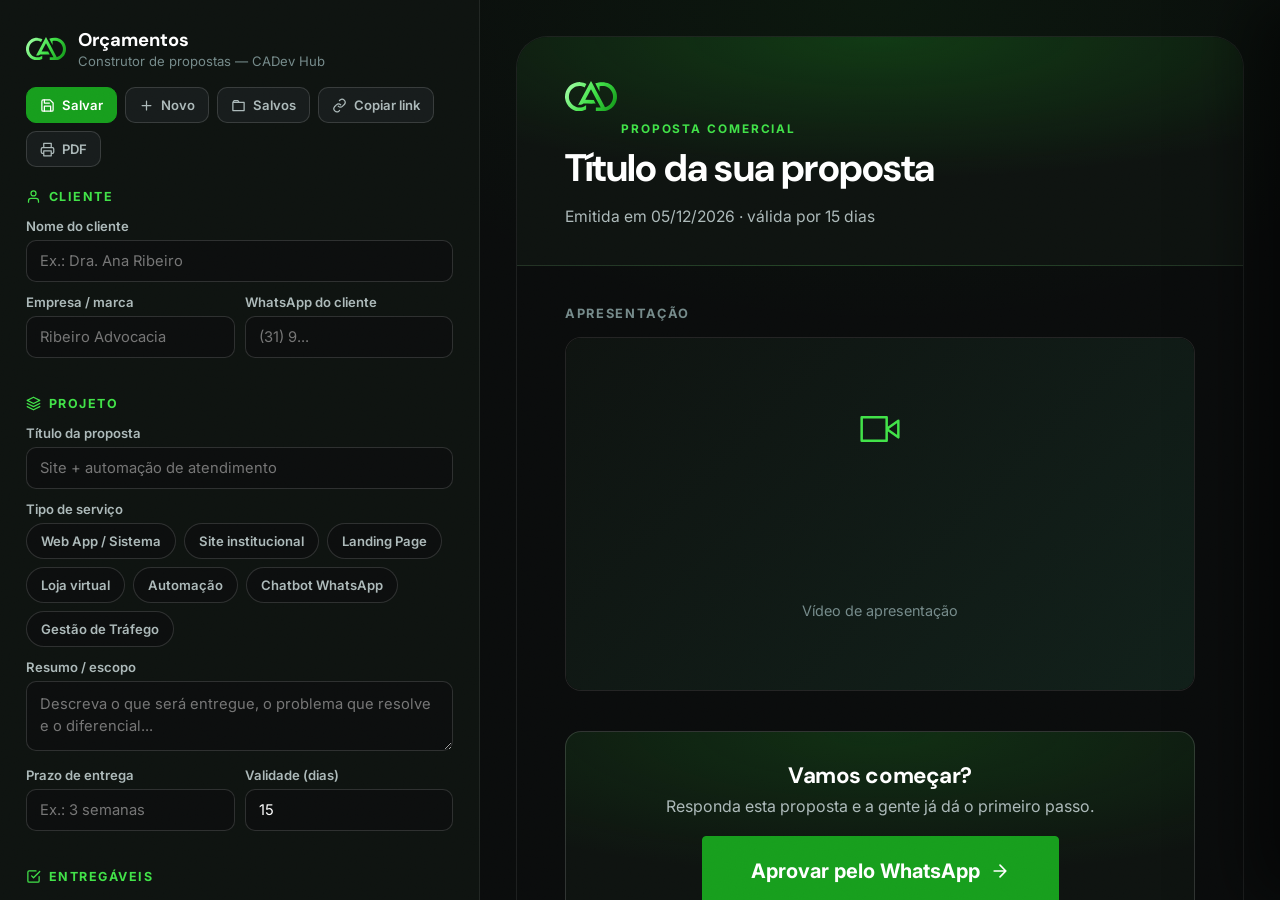
<file: orcamentos.html>
<!DOCTYPE html>
<html lang="pt-BR">
<head>
<meta charset="utf-8">
<meta name="viewport" content="width=device-width, initial-scale=1">
<title>CADev Hub — Orçamentos</title>
<link rel="icon" type="image/svg+xml" href="favicon.svg">
<link rel="preconnect" href="https://fonts.googleapis.com">
<link rel="preconnect" href="https://fonts.gstatic.com" crossorigin>
<link href="https://fonts.googleapis.com/css2?family=DM+Sans:opsz,wght@9..40,400;9..40,500;9..40,700&family=Inter:wght@400;500;600;700&display=swap" rel="stylesheet">
<link rel="stylesheet" href="styles.css?v=2">
<style>
/* ===== Orçamentos — construtor ===== */
.oc-app{display:grid;grid-template-columns:minmax(420px,480px) 1fr;gap:0;min-height:100vh}
.oc-editor{background:#0e1310;border-right:1px solid var(--line);padding:28px 26px 120px;overflow-y:auto;height:100vh}
.oc-preview-wrap{background:#0a0c0c;padding:36px;overflow-y:auto;height:100vh;
  background-image:radial-gradient(120% 60% at 50% 0,rgba(23,158,29,.08),transparent 60%)}

/* editor header */
.oc-brand{display:flex;align-items:center;gap:12px;margin-bottom:8px}
.oc-brand svg{width:40px}
.oc-brand b{font-family:"DM Sans",sans-serif;font-size:1.15rem;font-weight:700}
.oc-brand span{color:var(--text-mute);font-size:.82rem;display:block;margin-top:1px}
.oc-toolbar{display:flex;flex-wrap:wrap;gap:8px;margin:18px 0 22px}
.oc-tool{display:inline-flex;align-items:center;gap:7px;font:600 .82rem "Inter",sans-serif;
  padding:9px 13px;border-radius:10px;border:1px solid var(--line-strong);background:var(--surface);
  color:var(--text-dim);cursor:pointer;transition:.18s}
.oc-tool:hover{color:#fff;border-color:var(--green-hi);background:rgba(23,158,29,.12)}
.oc-tool svg{width:15px;height:15px}
.oc-tool.primary{background:var(--green);color:#fff;border-color:var(--green)}
.oc-tool.primary:hover{background:var(--btn-green-hover)}

/* editor sections */
.oc-sec{margin-bottom:26px}
.oc-sec>h3{font:700 .78rem "Inter",sans-serif;letter-spacing:.12em;text-transform:uppercase;
  color:var(--green-hi);margin:0 0 14px;display:flex;align-items:center;gap:8px}
.oc-sec>h3 svg{width:15px;height:15px}
.oc-field{margin-bottom:12px}
.oc-field label{display:block;font:600 .82rem "Inter",sans-serif;color:var(--text-dim);margin-bottom:6px}
.oc-field input,.oc-field textarea,.oc-field select{width:100%;background:var(--bg);border:1px solid var(--line-strong);
  border-radius:10px;padding:11px 13px;color:#fff;font:400 .92rem "Inter",sans-serif;transition:.18s}
.oc-field input:focus,.oc-field textarea:focus,.oc-field select:focus{outline:none;border-color:var(--green-hi);
  box-shadow:0 0 0 3px rgba(65,226,72,.14)}
.oc-field textarea{resize:vertical;min-height:70px;line-height:1.5}
.oc-row2{display:grid;grid-template-columns:1fr 1fr;gap:10px}

/* service chips */
.oc-chips{display:flex;flex-wrap:wrap;gap:8px}
.oc-chip{font:600 .82rem "Inter",sans-serif;padding:9px 14px;border-radius:999px;cursor:pointer;
  border:1px solid var(--line-strong);background:var(--bg);color:var(--text-dim);transition:.16s;user-select:none}
.oc-chip:hover{border-color:var(--green-hi)}
.oc-chip.on{background:var(--green);border-color:var(--green);color:#fff}

/* line items */
.oc-items{display:flex;flex-direction:column;gap:10px}
.oc-item{background:var(--bg);border:1px solid var(--line-strong);border-radius:12px;padding:12px;position:relative}
.oc-item .oc-item-top{display:grid;grid-template-columns:1fr auto;gap:8px;margin-bottom:8px}
.oc-item select{font-size:.82rem;padding:8px 10px}
.oc-item .del{width:34px;height:34px;flex:none;border-radius:8px;border:1px solid var(--line-strong);
  background:var(--surface);color:var(--text-mute);cursor:pointer;display:grid;place-items:center;transition:.16s}
.oc-item .del:hover{color:#ff6b6b;border-color:rgba(255,107,107,.4)}
.oc-item .del svg{width:15px;height:15px}
.oc-item .oc-item-bot{display:grid;grid-template-columns:1fr 130px;gap:8px}
.oc-rec{display:flex;gap:0;border:1px solid var(--line-strong);border-radius:9px;overflow:hidden;margin-top:8px}
.oc-rec button{flex:1;background:var(--bg);border:none;color:var(--text-mute);font:600 .76rem "Inter",sans-serif;
  padding:8px 4px;cursor:pointer;transition:.15s}
.oc-rec button.on{background:var(--green);color:#fff}
.oc-add{margin-top:12px;width:100%;padding:11px;border-radius:10px;border:1px dashed var(--line-strong);
  background:transparent;color:var(--text-dim);font:600 .85rem "Inter",sans-serif;cursor:pointer;transition:.16s;
  display:flex;align-items:center;justify-content:center;gap:7px}
.oc-add:hover{border-color:var(--green-hi);color:#fff;background:rgba(23,158,29,.08)}
.oc-add svg{width:15px;height:15px}
.oc-list-mini{list-style:none;padding:0;margin:0;display:flex;flex-direction:column;gap:8px}
.oc-list-mini li{display:flex;gap:8px}
.oc-list-mini input{flex:1}
.oc-list-mini .del{width:38px;flex:none}

/* saved drawer */
.oc-saved{position:fixed;top:0;right:0;bottom:0;width:340px;background:#0e1310;border-left:1px solid var(--line-strong);
  z-index:60;transform:translateX(100%);transition:transform .3s var(--ease);padding:24px;overflow-y:auto;box-shadow:-30px 0 60px rgba(0,0,0,.5)}
.oc-saved.open{transform:translateX(0)}
.oc-saved h3{font-family:"DM Sans",sans-serif;margin:0 0 4px}
.oc-saved .sub{color:var(--text-mute);font-size:.85rem;margin-bottom:18px}
.oc-saved-item{background:var(--bg);border:1px solid var(--line);border-radius:12px;padding:14px;margin-bottom:10px;cursor:pointer;transition:.16s}
.oc-saved-item:hover{border-color:var(--green-hi)}
.oc-saved-item b{display:block;font-size:.95rem;margin-bottom:3px}
.oc-saved-item small{color:var(--text-mute);font-size:.78rem}
.oc-saved-item .r{display:flex;justify-content:space-between;align-items:center;margin-top:8px}
.oc-saved-item .val{color:var(--green-hi);font-weight:700;font-size:.85rem}
.oc-saved-item .rm{color:var(--text-mute);font-size:.76rem;text-decoration:underline}
.oc-backdrop{position:fixed;inset:0;background:rgba(0,0,0,.5);z-index:55;opacity:0;pointer-events:none;transition:.3s}
.oc-backdrop.open{opacity:1;pointer-events:auto}

/* ===== PROPOSAL (client view / preview) ===== */
.oc-doc{max-width:760px;margin:0 auto;background:linear-gradient(180deg,#12181500,#0e131000);
  border:1px solid var(--line);border-radius:var(--radius-l);overflow:hidden}
.oc-doc-hd{padding:44px 48px 36px;position:relative;overflow:hidden;
  background:radial-gradient(120% 100% at 50% 0,rgba(23,158,29,.28),rgba(12,14,14,0) 62%),#0e1310;
  border-bottom:1px solid var(--line)}
.oc-doc-hd .logo{width:52px;margin-bottom:22px}
.oc-doc-hd .eyebrow{font:700 .74rem "Inter",sans-serif;letter-spacing:.16em;text-transform:uppercase;color:var(--green-hi);margin-bottom:12px}
.oc-doc-hd h1{font-family:"DM Sans",sans-serif;font-weight:700;font-size:2.4rem;line-height:1.08;letter-spacing:-.02em;margin:0 0 8px;
  text-wrap:balance}
.oc-doc-hd .meta{color:var(--text-dim);font-size:.98rem;margin-top:14px;line-height:1.6}
.oc-doc-hd .meta b{color:#fff;font-weight:600}
.oc-badges{display:flex;flex-wrap:wrap;gap:8px;margin-top:20px}
.oc-badges span{font:600 .78rem "Inter",sans-serif;padding:6px 12px;border-radius:999px;
  background:rgba(65,226,72,.12);border:1px solid rgba(65,226,72,.3);color:var(--green-hi)}
.oc-doc-body{padding:40px 48px 48px}
.oc-block{margin-bottom:40px}
.oc-block>h2{font:700 .8rem "Inter",sans-serif;letter-spacing:.13em;text-transform:uppercase;color:var(--text-mute);margin:0 0 16px}
.oc-block p.lead{font-size:1.06rem;line-height:1.7;color:var(--text-dim);margin:0}
.oc-video{position:relative;border-radius:var(--radius-m);overflow:hidden;border:1px solid var(--line-strong);aspect-ratio:16/9;background:#000}
.oc-video video,.oc-video iframe{width:100%;height:100%;display:block;border:0}
.oc-video .ph{position:absolute;inset:0;display:grid;place-items:center;color:var(--text-mute);gap:10px;text-align:center;
  background:linear-gradient(135deg,#0e1310,#11201a);font-size:.9rem}
.oc-video .ph svg{width:40px;height:40px;color:var(--green-hi)}
.oc-deliv{list-style:none;padding:0;margin:0;display:grid;gap:12px}
.oc-deliv li{display:flex;gap:12px;align-items:flex-start;color:var(--text-dim);font-size:1rem;line-height:1.5}
.oc-deliv li svg{width:20px;height:20px;color:var(--green-hi);flex:none;margin-top:2px}
.oc-portfolio{display:grid;grid-template-columns:1fr 1fr;gap:14px}
.oc-pf{display:block;border:1px solid var(--line-strong);border-radius:14px;overflow:hidden;text-decoration:none;background:var(--surface);transition:.2s}
.oc-pf:hover{border-color:var(--green-hi);transform:translateY(-2px)}
.oc-pf .thumb{aspect-ratio:16/10;background:linear-gradient(135deg,#0e1310,#11201a);background-size:cover;background-position:center;position:relative}
.oc-pf .thumb::after{content:"";position:absolute;inset:0;background:radial-gradient(120% 90% at 50% 0,rgba(65,226,72,.18),transparent 70%)}
.oc-pf .cap{padding:12px 14px;display:flex;justify-content:space-between;align-items:center;gap:8px}
.oc-pf .cap b{font-size:.92rem;color:#fff}
.oc-pf .cap svg{width:15px;height:15px;color:var(--green-hi);flex:none}

/* investment table */
.oc-inv-group{margin-bottom:22px}
.oc-inv-group>h3{font:700 .82rem "DM Sans",sans-serif;color:#fff;margin:0 0 10px;display:flex;align-items:center;gap:8px}
.oc-inv-group>h3 .tag{font:600 .68rem "Inter",sans-serif;padding:3px 8px;border-radius:6px;letter-spacing:.05em;text-transform:uppercase}
.tag.once{background:rgba(50,188,250,.14);color:var(--cyan-soft);border:1px solid rgba(50,188,250,.3)}
.tag.month{background:rgba(65,226,72,.12);color:var(--green-hi);border:1px solid rgba(65,226,72,.3)}
.oc-inv-row{display:flex;justify-content:space-between;align-items:baseline;gap:16px;padding:12px 0;border-bottom:1px solid var(--line)}
.oc-inv-row .d{color:var(--text-dim);font-size:.98rem}
.oc-inv-row .d small{display:block;color:var(--text-mute);font-size:.8rem;margin-top:2px}
.oc-inv-row .v{font-weight:600;color:#fff;white-space:nowrap;font-size:1rem}
.oc-totals{margin-top:26px;display:grid;gap:12px}
.oc-total{display:flex;justify-content:space-between;align-items:center;padding:18px 22px;border-radius:16px;border:1px solid var(--line-strong)}
.oc-total.initial{background:rgba(50,188,250,.08)}
.oc-total.monthly{background:rgba(23,158,29,.12);border-color:rgba(65,226,72,.3)}
.oc-total .lbl{font-family:"DM Sans",sans-serif;font-weight:600;font-size:1.05rem}
.oc-total .lbl small{display:block;color:var(--text-mute);font-size:.78rem;font-weight:400;margin-top:2px}
.oc-total .amt{font-family:"DM Sans",sans-serif;font-weight:700;font-size:1.7rem;letter-spacing:-.02em}
.oc-total.initial .amt{color:var(--cyan-soft)}
.oc-total.monthly .amt{color:var(--green-hi)}
.oc-note{color:var(--text-mute);font-size:.85rem;line-height:1.6;margin-top:14px;padding-left:14px;border-left:2px solid var(--line-strong)}
.oc-cta{margin-top:36px;padding:32px;border-radius:var(--radius-m);text-align:center;
  background:radial-gradient(120% 100% at 50% 0,rgba(23,158,29,.2),transparent 70%),#0e1310;border:1px solid var(--line-strong)}
.oc-cta h3{font-family:"DM Sans",sans-serif;font-size:1.4rem;margin:0 0 8px}
.oc-cta p{color:var(--text-dim);margin:0 0 20px}
.oc-cta .btn{width:auto}
.oc-foot{text-align:center;color:var(--text-mute);font-size:.82rem;padding:22px;border-top:1px solid var(--line)}
.oc-empty{color:var(--text-mute);font-size:.92rem;font-style:italic}

/* auth modal */
.oc-modal{position:fixed;inset:0;background:rgba(0,0,0,.6);z-index:80;display:none;place-items:center;padding:20px;backdrop-filter:blur(4px)}
.oc-modal.open{display:grid}
.oc-modal-card{background:#0e1310;border:1px solid var(--line-strong);border-radius:20px;padding:32px;max-width:380px;width:100%;text-align:center}
.oc-modal-card h3{font-family:"DM Sans",sans-serif;margin:0 0 8px;font-size:1.3rem}
.oc-modal-card p{color:var(--text-dim);font-size:.92rem;margin:0 0 18px;line-height:1.5}
.oc-modal-card input{width:100%;background:var(--bg);border:1px solid var(--line-strong);border-radius:10px;padding:12px 14px;color:#fff;font:400 1rem "Inter",sans-serif;margin-bottom:14px}
.oc-modal-card input:focus{outline:none;border-color:var(--green-hi);box-shadow:0 0 0 3px rgba(65,226,72,.14)}
.oc-modal-card .btn{width:100%}

/* client-only mode hides editor */
body.client-mode .oc-editor,body.client-mode .oc-saved,body.client-mode .oc-backdrop{display:none}
body.client-mode .oc-app{grid-template-columns:1fr}
body.client-mode .oc-preview-wrap{height:auto;min-height:100vh}

@media(max-width:980px){
  .oc-app{grid-template-columns:1fr}
  .oc-editor{height:auto;border-right:none;border-bottom:1px solid var(--line)}
  .oc-preview-wrap{height:auto}
}
@media print{
  .oc-editor,.oc-saved,.oc-backdrop{display:none!important}
  .oc-app{grid-template-columns:1fr}
  .oc-preview-wrap{height:auto;padding:0;background:#fff}
  .oc-doc{border:none;max-width:none}
}
</style>
</head>
<body>
<div class="grain"></div>

<div class="oc-app">
  <!-- ========== EDITOR ========== -->
  <aside class="oc-editor">
    <div class="oc-brand">
      <svg viewBox="0 0 67 39" fill="url(#ocG)" aria-hidden="true">
        <defs><linearGradient id="ocG" gradientUnits="userSpaceOnUse" x1="2" y1="2" x2="60" y2="38">
          <stop offset="0" stop-color="#A5FFA9"/><stop offset="0.55" stop-color="#41E248"/><stop offset="1" stop-color="#179E1D"/>
        </linearGradient></defs>
        <path d="M33.452 0C33.98.5 39.752 11.65 40.516 13.084L47.532 26.199C48.811 28.585 50.353 31.315 51.517 33.732 59.169 31.745 63.138 24.28 61.566 16.964 60.779 13.408 58.58 10.293 55.443 8.292 52.016 6.124 48.442 5.934 44.514 6.742 44.562 8.663 44.38 12.221 44.644 13.984 44.278 12.984 43.428 11.546 42.932 10.552 41.685 8.057 40.207 5.532 39.003 3.027 44.474.978 51.755.731 57.018 3.462 61.427 5.795 64.696 9.732 66.103 14.403 67.715 19.483 67.139 24.979 64.504 29.641 63.858 30.774 63.084 31.834 62.199 32.802 60.738 34.402 59.008 35.75 57.08 36.787 50.937 40.092 46.271 38.557 39.766 38.965L39.77 34.115C41.878 34.086 43.986 34.084 46.094 34.108 42.082 26.275 37.535 18.451 33.509 10.59 32.794 11.768 31.914 13.556 31.246 14.803L26.135 24.322 37.101 24.327C37.696 25.422 39.055 28.226 39.689 29.111 34.502 29.212 29.026 29.116 23.807 29.126 22.219 30.7 19.028 30.94 16.902 30.928L33.452 0Z"/>
        <path d="M17.329 1.455C17.833 1.374 19.136 1.443 19.65 1.48 22.672 1.693 24.918 2.436 27.541 3.863 26.844 5.304 25.976 6.887 25.207 8.302 24.465 7.714 22.664 6.967 21.735 6.723 14.462 4.814 7.599 9.418 5.609 16.206 4.54 19.896 5.009 23.844 6.917 27.201 8.769 30.397 11.685 32.701 15.341 33.675 19.091 34.674 22.479 33.943 25.809 32.132 26.125 31.997 26.883 31.471 27.204 31.26L27.207 36.847C20.541 40.211 13.154 39.647 7.245 35.057 3.282 32.002.728 27.554.139 22.683-.463 17.298.878 12.187 4.407 7.938 6.969 4.834 10.55 2.672 14.556 1.81 15.372 1.638 16.48 1.543 17.329 1.455Z"/>
      </svg>
      <div><b>Orçamentos</b><span>Construtor de propostas — CADev Hub</span></div>
    </div>

    <div class="oc-toolbar">
      <button class="oc-tool primary" id="btnSave"><svg viewBox="0 0 24 24" fill="none" stroke="currentColor" stroke-width="2" stroke-linecap="round" stroke-linejoin="round"><path d="M19 21H5a2 2 0 0 1-2-2V5a2 2 0 0 1 2-2h11l5 5v11a2 2 0 0 1-2 2z"/><path d="M17 21v-8H7v8M7 3v5h8"/></svg>Salvar</button>
      <button class="oc-tool" id="btnNew"><svg viewBox="0 0 24 24" fill="none" stroke="currentColor" stroke-width="2" stroke-linecap="round" stroke-linejoin="round"><path d="M12 5v14M5 12h14"/></svg>Novo</button>
      <button class="oc-tool" id="btnOpen"><svg viewBox="0 0 24 24" fill="none" stroke="currentColor" stroke-width="2" stroke-linecap="round" stroke-linejoin="round"><path d="M3 7h18v13H3zM3 7l2-3h6l2 3"/></svg>Salvos</button>
      <button class="oc-tool" id="btnLink"><svg viewBox="0 0 24 24" fill="none" stroke="currentColor" stroke-width="2" stroke-linecap="round" stroke-linejoin="round"><path d="M10 13a5 5 0 0 0 7 0l3-3a5 5 0 0 0-7-7l-1 1M14 11a5 5 0 0 0-7 0l-3 3a5 5 0 0 0 7 7l1-1"/></svg>Copiar link</button>
      <button class="oc-tool" id="btnPrint"><svg viewBox="0 0 24 24" fill="none" stroke="currentColor" stroke-width="2" stroke-linecap="round" stroke-linejoin="round"><path d="M6 9V2h12v7M6 18H4a2 2 0 0 1-2-2v-5a2 2 0 0 1 2-2h16a2 2 0 0 1 2 2v5a2 2 0 0 1-2 2h-2M6 14h12v8H6z"/></svg>PDF</button>
    </div>

    <!-- Cliente -->
    <div class="oc-sec">
      <h3><svg viewBox="0 0 24 24" fill="none" stroke="currentColor" stroke-width="2" stroke-linecap="round" stroke-linejoin="round"><path d="M20 21v-2a4 4 0 0 0-4-4H8a4 4 0 0 0-4 4v2M12 11a4 4 0 1 0 0-8 4 4 0 0 0 0 8z"/></svg>Cliente</h3>
      <div class="oc-field"><label>Nome do cliente</label><input data-k="cliente.nome" placeholder="Ex.: Dra. Ana Ribeiro"></div>
      <div class="oc-row2">
        <div class="oc-field"><label>Empresa / marca</label><input data-k="cliente.empresa" placeholder="Ribeiro Advocacia"></div>
        <div class="oc-field"><label>WhatsApp do cliente</label><input data-k="cliente.contato" placeholder="(31) 9..."></div>
      </div>
    </div>

    <!-- Projeto -->
    <div class="oc-sec">
      <h3><svg viewBox="0 0 24 24" fill="none" stroke="currentColor" stroke-width="2" stroke-linecap="round" stroke-linejoin="round"><path d="M2 7l10 5 10-5-10-5zM2 17l10 5 10-5M2 12l10 5 10-5"/></svg>Projeto</h3>
      <div class="oc-field"><label>Título da proposta</label><input data-k="projeto.titulo" placeholder="Site + automação de atendimento"></div>
      <div class="oc-field">
        <label>Tipo de serviço</label>
        <div class="oc-chips" id="chips"></div>
      </div>
      <div class="oc-field"><label>Resumo / escopo</label><textarea data-k="projeto.resumo" placeholder="Descreva o que será entregue, o problema que resolve e o diferencial..."></textarea></div>
      <div class="oc-row2">
        <div class="oc-field"><label>Prazo de entrega</label><input data-k="projeto.prazo" placeholder="Ex.: 3 semanas"></div>
        <div class="oc-field"><label>Validade (dias)</label><input data-k="projeto.validade" type="number" placeholder="15"></div>
      </div>
    </div>

    <!-- Entregáveis -->
    <div class="oc-sec">
      <h3><svg viewBox="0 0 24 24" fill="none" stroke="currentColor" stroke-width="2" stroke-linecap="round" stroke-linejoin="round"><path d="M9 11l3 3L22 4M21 12v7a2 2 0 0 1-2 2H5a2 2 0 0 1-2-2V5a2 2 0 0 1 2-2h11"/></svg>Entregáveis</h3>
      <ul class="oc-list-mini" id="delivList"></ul>
      <button class="oc-add" id="addDeliv"><svg viewBox="0 0 24 24" fill="none" stroke="currentColor" stroke-width="2" stroke-linecap="round" stroke-linejoin="round"><path d="M12 5v14M5 12h14"/></svg>Adicionar entregável</button>
    </div>

    <!-- Mídia -->
    <div class="oc-sec">
      <h3><svg viewBox="0 0 24 24" fill="none" stroke="currentColor" stroke-width="2" stroke-linecap="round" stroke-linejoin="round"><path d="M23 7l-7 5 7 5V7zM1 5h15v14H1z"/></svg>Vídeo & Portfólio</h3>
      <div class="oc-field"><label>Vídeo de apresentação (URL .mp4 ou YouTube)</label><input data-k="video" placeholder="uploads/trailer.mp4 ou https://youtu.be/..."></div>
      <label style="display:block;font:600 .82rem 'Inter';color:var(--text-dim);margin-bottom:6px">Exemplos de portfólio</label>
      <div class="oc-items" id="pfList"></div>
      <button class="oc-add" id="addPf"><svg viewBox="0 0 24 24" fill="none" stroke="currentColor" stroke-width="2" stroke-linecap="round" stroke-linejoin="round"><path d="M12 5v14M5 12h14"/></svg>Adicionar exemplo</button>
    </div>

    <!-- Investimento -->
    <div class="oc-sec">
      <h3><svg viewBox="0 0 24 24" fill="none" stroke="currentColor" stroke-width="2" stroke-linecap="round" stroke-linejoin="round"><path d="M12 1v22M17 5H9.5a3.5 3.5 0 0 0 0 7h5a3.5 3.5 0 0 1 0 7H6"/></svg>Investimento</h3>
      <div class="oc-items" id="itemList"></div>
      <button class="oc-add" id="addItem"><svg viewBox="0 0 24 24" fill="none" stroke="currentColor" stroke-width="2" stroke-linecap="round" stroke-linejoin="round"><path d="M12 5v14M5 12h14"/></svg>Adicionar item de custo</button>
      <div class="oc-field" style="margin-top:16px"><label>Observação sobre valores (opcional)</label><textarea data-k="observacoes" placeholder="Ex.: verba de anúncio paga direto à plataforma; tokens estimados podem variar conforme volume..."></textarea></div>
    </div>
  </aside>

  <!-- ========== PREVIEW / CLIENT VIEW ========== -->
  <div class="oc-preview-wrap">
    <div class="oc-doc" id="doc"><!-- rendered by JS --></div>
  </div>
</div>

<!-- saved drawer -->
<div class="oc-backdrop" id="backdrop"></div>
<aside class="oc-saved" id="drawer">
  <h3>Orçamentos salvos</h3>
  <div class="sub">Salvos no banco MySQL. Clique para abrir e editar.</div>
  <div id="savedList"></div>
</aside>

<!-- auth modal (senha do admin) -->
<div class="oc-modal" id="authModal">
  <div class="oc-modal-card">
    <h3>Senha de administrador</h3>
    <p id="authMsg">Digite a senha para salvar e gerenciar orçamentos.</p>
    <input type="password" id="authInput" placeholder="Senha" autocomplete="current-password">
    <button class="btn btn-primary btn-md" id="authOk">Entrar</button>
  </div>
</div>

<script src="orcamentos.js?v=2"></script>
</body>
</html>
</file>
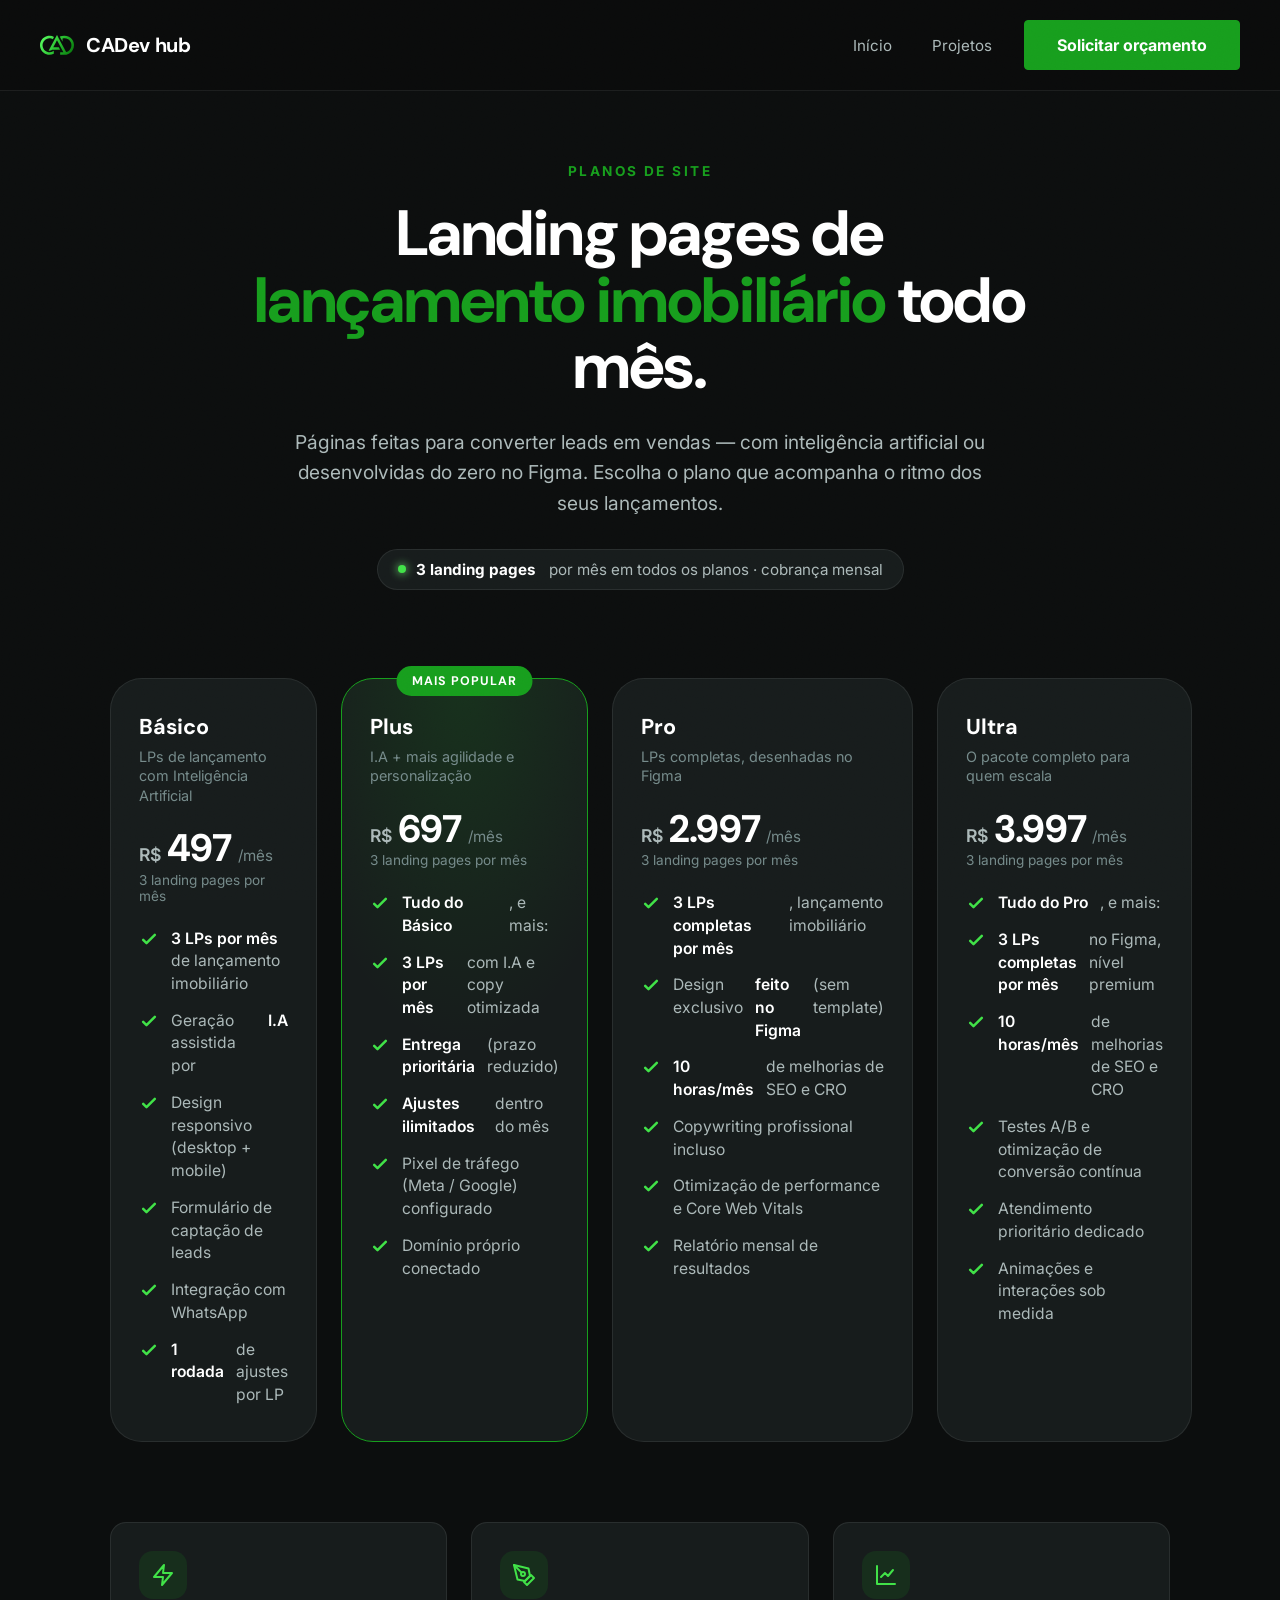
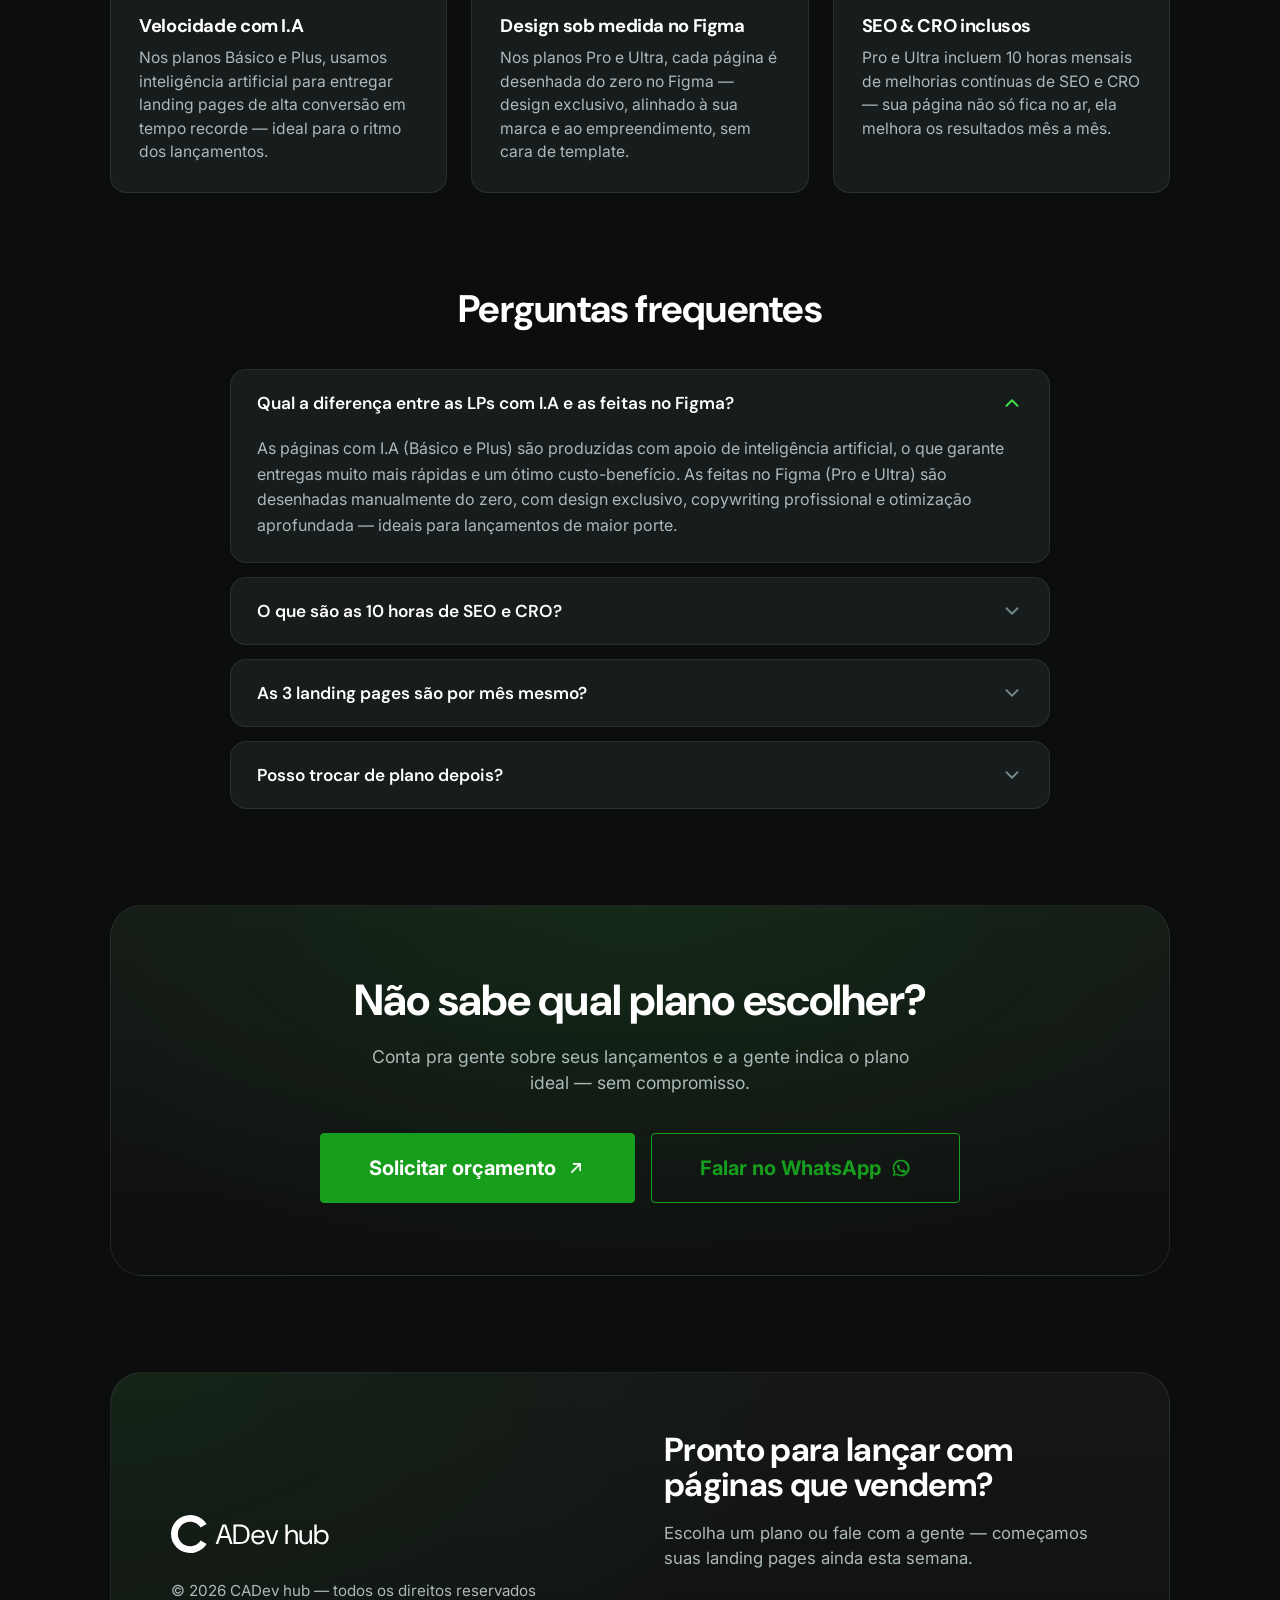
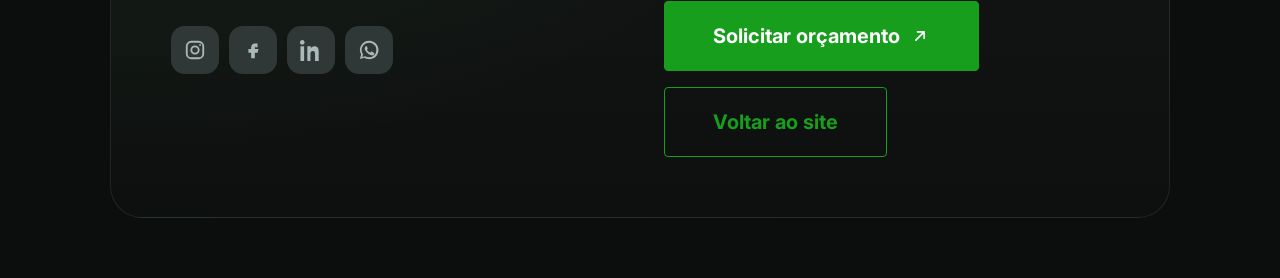
<file: planos-de-site.html>
<!DOCTYPE html>
<html lang="pt-BR">
<head>
<meta charset="utf-8">
<meta name="viewport" content="width=device-width, initial-scale=1">
<title>CADev Hub — Planos de site · Landing pages para lançamento imobiliário</title>
<meta name="description" content="Planos mensais de landing pages para lançamento imobiliário — com I.A ou desenvolvidas no Figma, otimização de SEO e CRO. Escolha o plano da CADev Hub.">
<link rel="preconnect" href="https://fonts.googleapis.com">
<link rel="preconnect" href="https://fonts.gstatic.com" crossorigin>
<link href="https://fonts.googleapis.com/css2?family=DM+Sans:opsz,wght@9..40,400;9..40,500;9..40,700&family=Inter:wght@400;500;600;700&display=swap" rel="stylesheet">
<link rel="stylesheet" href="styles.css?v=2">
<link rel="stylesheet" href="planos.css?v=2">
<link rel="icon" type="image/svg+xml" href="favicon.svg">
<link rel="apple-touch-icon" href="favicon.svg">
</head>
<body>
<div class="grain"></div>

<!-- ===== Header ===== -->
<header class="site-header show solid" data-screen-label="Header">
  <a class="brand" href="index.html">
    <svg class="mark" viewBox="0 0 67 39" fill="url(#cadGradH)" aria-hidden="true">
      <defs><linearGradient id="cadGradH" gradientUnits="userSpaceOnUse" x1="2" y1="2" x2="60" y2="38">
        <stop offset="0" stop-color="#5BFF62"/><stop offset="0.55" stop-color="#29C030"/><stop offset="1" stop-color="#097C0E"/>
      </linearGradient></defs>
      <path d="M33.452 0C33.98.5 39.752 11.65 40.516 13.084L47.532 26.199C48.811 28.585 50.353 31.315 51.517 33.732 59.169 31.745 63.138 24.28 61.566 16.964 60.779 13.408 58.58 10.293 55.443 8.292 52.016 6.124 48.442 5.934 44.514 6.742 44.562 8.663 44.38 12.221 44.644 13.984 44.278 12.984 43.428 11.546 42.932 10.552 41.685 8.057 40.207 5.532 39.003 3.027 44.474.978 51.755.731 57.018 3.462 61.427 5.795 64.696 9.732 66.103 14.403 67.715 19.483 67.139 24.979 64.504 29.641 63.858 30.774 63.084 31.834 62.199 32.802 60.738 34.402 59.008 35.75 57.08 36.787 50.937 40.092 46.271 38.557 39.766 38.965L39.77 34.115C41.878 34.086 43.986 34.084 46.094 34.108 42.082 26.275 37.535 18.451 33.509 10.59 32.794 11.768 31.914 13.556 31.246 14.803L26.135 24.322 37.101 24.327C37.696 25.422 39.055 28.226 39.689 29.111 34.502 29.212 29.026 29.116 23.807 29.126 22.219 30.7 19.028 30.94 16.902 30.928L33.452 0Z"/>
      <path d="M17.329 1.455C17.833 1.374 19.136 1.443 19.65 1.48 22.672 1.693 24.918 2.436 27.541 3.863 26.844 5.304 25.976 6.887 25.207 8.302 24.465 7.714 22.664 6.967 21.735 6.723 14.462 4.814 7.599 9.418 5.609 16.206 4.54 19.896 5.009 23.844 6.917 27.201 8.769 30.397 11.685 32.701 15.341 33.675 19.091 34.674 22.479 33.943 25.809 32.132 26.125 31.997 26.883 31.471 27.204 31.26L27.207 36.847C20.541 40.211 13.154 39.647 7.245 35.057 3.282 32.002.728 27.554.139 22.683-.463 17.298.878 12.187 4.407 7.938 6.969 4.834 10.55 2.672 14.556 1.81 15.372 1.638 16.48 1.543 17.329 1.455Z"/>
    </svg>
    <span class="name">CADev hub</span>
  </a>
  <nav class="nav">
    <a href="index.html">Início</a>
    <a href="index.html#projetos">Projetos</a>
    <a class="btn btn-primary" href="orcamento.html">Solicitar orçamento</a>
  </nav>
</header>

<main class="plans-page">
  <div class="container">

    <!-- ===== Hero ===== -->
    <section class="plans-hero">
      <span class="eyebrow">Planos de site</span>
      <h1>Landing pages de <em>lançamento imobiliário</em> todo mês.</h1>
      <p>Páginas feitas para converter leads em vendas — com inteligência artificial ou desenvolvidas do zero no Figma. Escolha o plano que acompanha o ritmo dos seus lançamentos.</p>
      <div class="plans-note"><span class="dot"></span> <b>3 landing pages</b>&nbsp;por mês em todos os planos · cobrança mensal</div>
    </section>

    <!-- ===== Plans grid ===== -->
    <section class="plans-grid">

      <!-- Básico -->
      <article class="plan">
        <div class="name">Básico</div>
        <div class="tier">LPs de lançamento com Inteligência Artificial</div>
        <div class="price"><span class="cur">R$</span><span class="val">497</span><span class="per">/mês</span></div>
        <div class="pricenote">3 landing pages por mês</div>
        <ul class="feats">
          <li><svg viewBox="0 0 24 24" fill="none" stroke="currentColor" stroke-width="3" stroke-linecap="round" stroke-linejoin="round"><path d="M5 13l4 4L19 7"/></svg><span><b>3 LPs por mês</b> de lançamento imobiliário</span></li>
          <li><svg viewBox="0 0 24 24" fill="none" stroke="currentColor" stroke-width="3" stroke-linecap="round" stroke-linejoin="round"><path d="M5 13l4 4L19 7"/></svg>Geração assistida por <b>I.A</b></li>
          <li><svg viewBox="0 0 24 24" fill="none" stroke="currentColor" stroke-width="3" stroke-linecap="round" stroke-linejoin="round"><path d="M5 13l4 4L19 7"/></svg>Design responsivo (desktop + mobile)</li>
          <li><svg viewBox="0 0 24 24" fill="none" stroke="currentColor" stroke-width="3" stroke-linecap="round" stroke-linejoin="round"><path d="M5 13l4 4L19 7"/></svg>Formulário de captação de leads</li>
          <li><svg viewBox="0 0 24 24" fill="none" stroke="currentColor" stroke-width="3" stroke-linecap="round" stroke-linejoin="round"><path d="M5 13l4 4L19 7"/></svg>Integração com WhatsApp</li>
          <li><svg viewBox="0 0 24 24" fill="none" stroke="currentColor" stroke-width="3" stroke-linecap="round" stroke-linejoin="round"><path d="M5 13l4 4L19 7"/></svg><b>1 rodada</b> de ajustes por LP</li>
        </ul>
      </article>

      <!-- Plus -->
      <article class="plan featured">
        <div class="tag">Mais popular</div>
        <div class="name">Plus</div>
        <div class="tier">I.A + mais agilidade e personalização</div>
        <div class="price"><span class="cur">R$</span><span class="val">697</span><span class="per">/mês</span></div>
        <div class="pricenote">3 landing pages por mês</div>
        <ul class="feats">
          <li><svg viewBox="0 0 24 24" fill="none" stroke="currentColor" stroke-width="3" stroke-linecap="round" stroke-linejoin="round"><path d="M5 13l4 4L19 7"/></svg><b>Tudo do Básico</b>, e mais:</li>
          <li><svg viewBox="0 0 24 24" fill="none" stroke="currentColor" stroke-width="3" stroke-linecap="round" stroke-linejoin="round"><path d="M5 13l4 4L19 7"/></svg><b>3 LPs por mês</b> com I.A e copy otimizada</li>
          <li><svg viewBox="0 0 24 24" fill="none" stroke="currentColor" stroke-width="3" stroke-linecap="round" stroke-linejoin="round"><path d="M5 13l4 4L19 7"/></svg><b>Entrega prioritária</b> (prazo reduzido)</li>
          <li><svg viewBox="0 0 24 24" fill="none" stroke="currentColor" stroke-width="3" stroke-linecap="round" stroke-linejoin="round"><path d="M5 13l4 4L19 7"/></svg><b>Ajustes ilimitados</b> dentro do mês</li>
          <li><svg viewBox="0 0 24 24" fill="none" stroke="currentColor" stroke-width="3" stroke-linecap="round" stroke-linejoin="round"><path d="M5 13l4 4L19 7"/></svg>Pixel de tráfego (Meta / Google) configurado</li>
          <li><svg viewBox="0 0 24 24" fill="none" stroke="currentColor" stroke-width="3" stroke-linecap="round" stroke-linejoin="round"><path d="M5 13l4 4L19 7"/></svg>Domínio próprio conectado</li>
        </ul>
      </article>

      <!-- Pro -->
      <article class="plan">
        <div class="name">Pro</div>
        <div class="tier">LPs completas, desenhadas no Figma</div>
        <div class="price"><span class="cur">R$</span><span class="val">2.997</span><span class="per">/mês</span></div>
        <div class="pricenote">3 landing pages por mês</div>
        <ul class="feats">
          <li><svg viewBox="0 0 24 24" fill="none" stroke="currentColor" stroke-width="3" stroke-linecap="round" stroke-linejoin="round"><path d="M5 13l4 4L19 7"/></svg><b>3 LPs completas por mês</b>, lançamento imobiliário</li>
          <li><svg viewBox="0 0 24 24" fill="none" stroke="currentColor" stroke-width="3" stroke-linecap="round" stroke-linejoin="round"><path d="M5 13l4 4L19 7"/></svg>Design exclusivo <b>feito no Figma</b> (sem template)</li>
          <li><svg viewBox="0 0 24 24" fill="none" stroke="currentColor" stroke-width="3" stroke-linecap="round" stroke-linejoin="round"><path d="M5 13l4 4L19 7"/></svg><b>10 horas/mês</b> de melhorias de SEO e CRO</li>
          <li><svg viewBox="0 0 24 24" fill="none" stroke="currentColor" stroke-width="3" stroke-linecap="round" stroke-linejoin="round"><path d="M5 13l4 4L19 7"/></svg>Copywriting profissional incluso</li>
          <li><svg viewBox="0 0 24 24" fill="none" stroke="currentColor" stroke-width="3" stroke-linecap="round" stroke-linejoin="round"><path d="M5 13l4 4L19 7"/></svg>Otimização de performance e Core Web Vitals</li>
          <li><svg viewBox="0 0 24 24" fill="none" stroke="currentColor" stroke-width="3" stroke-linecap="round" stroke-linejoin="round"><path d="M5 13l4 4L19 7"/></svg>Relatório mensal de resultados</li>
        </ul>
      </article>

      <!-- Ultra -->
      <article class="plan">
        <div class="name">Ultra</div>
        <div class="tier">O pacote completo para quem escala</div>
        <div class="price"><span class="cur">R$</span><span class="val">3.997</span><span class="per">/mês</span></div>
        <div class="pricenote">3 landing pages por mês</div>
        <ul class="feats">
          <li><svg viewBox="0 0 24 24" fill="none" stroke="currentColor" stroke-width="3" stroke-linecap="round" stroke-linejoin="round"><path d="M5 13l4 4L19 7"/></svg><b>Tudo do Pro</b>, e mais:</li>
          <li><svg viewBox="0 0 24 24" fill="none" stroke="currentColor" stroke-width="3" stroke-linecap="round" stroke-linejoin="round"><path d="M5 13l4 4L19 7"/></svg><b>3 LPs completas por mês</b> no Figma, nível premium</li>
          <li><svg viewBox="0 0 24 24" fill="none" stroke="currentColor" stroke-width="3" stroke-linecap="round" stroke-linejoin="round"><path d="M5 13l4 4L19 7"/></svg><b>10 horas/mês</b> de melhorias de SEO e CRO</li>
          <li><svg viewBox="0 0 24 24" fill="none" stroke="currentColor" stroke-width="3" stroke-linecap="round" stroke-linejoin="round"><path d="M5 13l4 4L19 7"/></svg>Testes A/B e otimização de conversão contínua</li>
          <li><svg viewBox="0 0 24 24" fill="none" stroke="currentColor" stroke-width="3" stroke-linecap="round" stroke-linejoin="round"><path d="M5 13l4 4L19 7"/></svg>Atendimento prioritário dedicado</li>
          <li><svg viewBox="0 0 24 24" fill="none" stroke="currentColor" stroke-width="3" stroke-linecap="round" stroke-linejoin="round"><path d="M5 13l4 4L19 7"/></svg>Animações e interações sob medida</li>
        </ul>
      </article>

    </section>

    <!-- ===== Differentiators ===== -->
    <section class="plans-foot">
      <div class="pfeat">
        <div class="ico"><svg viewBox="0 0 24 24" fill="none" stroke="currentColor" stroke-width="2" stroke-linecap="round" stroke-linejoin="round"><path d="M13 2L3 14h9l-1 8 10-12h-9z"/></svg></div>
        <h3>Velocidade com I.A</h3>
        <p>Nos planos Básico e Plus, usamos inteligência artificial para entregar landing pages de alta conversão em tempo recorde — ideal para o ritmo dos lançamentos.</p>
      </div>
      <div class="pfeat">
        <div class="ico"><svg viewBox="0 0 24 24" fill="none" stroke="currentColor" stroke-width="2" stroke-linecap="round" stroke-linejoin="round"><path d="M12 19l7-7 3 3-7 7-3-3z"/><path d="M18 13l-1.5-7.5L2 2l3.5 14.5L13 18l5-5z"/><path d="M2 2l7.586 7.586"/><circle cx="11" cy="11" r="2"/></svg></div>
        <h3>Design sob medida no Figma</h3>
        <p>Nos planos Pro e Ultra, cada página é desenhada do zero no Figma — design exclusivo, alinhado à sua marca e ao empreendimento, sem cara de template.</p>
      </div>
      <div class="pfeat">
        <div class="ico"><svg viewBox="0 0 24 24" fill="none" stroke="currentColor" stroke-width="2" stroke-linecap="round" stroke-linejoin="round"><path d="M3 3v18h18"/><path d="M7 14l4-4 3 3 5-6"/></svg></div>
        <h3>SEO &amp; CRO inclusos</h3>
        <p>Pro e Ultra incluem 10 horas mensais de melhorias contínuas de SEO e CRO — sua página não só fica no ar, ela melhora os resultados mês a mês.</p>
      </div>
    </section>

    <!-- ===== FAQ ===== -->
    <section class="faq">
      <h2>Perguntas frequentes</h2>
      <details open>
        <summary>Qual a diferença entre as LPs com I.A e as feitas no Figma?
          <svg class="chev" viewBox="0 0 24 24" fill="none" stroke="currentColor" stroke-width="2" stroke-linecap="round" stroke-linejoin="round"><path d="M6 9l6 6 6-6"/></svg>
        </summary>
        <p>As páginas com I.A (Básico e Plus) são produzidas com apoio de inteligência artificial, o que garante entregas muito mais rápidas e um ótimo custo-benefício. As feitas no Figma (Pro e Ultra) são desenhadas manualmente do zero, com design exclusivo, copywriting profissional e otimização aprofundada — ideais para lançamentos de maior porte.</p>
      </details>
      <details>
        <summary>O que são as 10 horas de SEO e CRO?
          <svg class="chev" viewBox="0 0 24 24" fill="none" stroke="currentColor" stroke-width="2" stroke-linecap="round" stroke-linejoin="round"><path d="M6 9l6 6 6-6"/></svg>
        </summary>
        <p>SEO melhora seu posicionamento nos buscadores (Google) e CRO otimiza a página para converter mais visitantes em leads e vendas. Nos planos Pro e Ultra, dedicamos 10 horas por mês a ajustes de texto, performance, testes e melhorias contínuas baseadas em dados.</p>
      </details>
      <details>
        <summary>As 3 landing pages são por mês mesmo?
          <svg class="chev" viewBox="0 0 24 24" fill="none" stroke="currentColor" stroke-width="2" stroke-linecap="round" stroke-linejoin="round"><path d="M6 9l6 6 6-6"/></svg>
        </summary>
        <p>Sim. Todos os planos incluem a produção de 3 landing pages de lançamento imobiliário a cada mês, dentro da assinatura. Precisa de mais? A gente monta um plano sob medida.</p>
      </details>
      <details>
        <summary>Posso trocar de plano depois?
          <svg class="chev" viewBox="0 0 24 24" fill="none" stroke="currentColor" stroke-width="2" stroke-linecap="round" stroke-linejoin="round"><path d="M6 9l6 6 6-6"/></svg>
        </summary>
        <p>Claro. Você pode subir ou descer de plano a qualquer momento, conforme a demanda dos seus lançamentos. Sem multa, sem burocracia.</p>
      </details>
    </section>

    <!-- ===== CTA band ===== -->
    <section class="plans-cta">
      <h2>Não sabe qual plano escolher?</h2>
      <p>Conta pra gente sobre seus lançamentos e a gente indica o plano ideal — sem compromisso.</p>
      <div class="row">
        <a class="btn btn-primary btn-md" href="orcamento.html">Solicitar orçamento
          <svg viewBox="0 0 24 24" fill="none" stroke="currentColor" stroke-width="2" stroke-linecap="round" stroke-linejoin="round"><path d="M7 17L17 7M9 7h8v8"/></svg>
        </a>
        <a class="btn btn-ghost btn-md" href="https://wa.me/5531971566510?text=Ol%C3%A1!%20Tenho%20interesse%20nos%20planos%20de%20landing%20page%20da%20CADev%20Hub." target="_blank" rel="noopener">Falar no WhatsApp
          <svg viewBox="0 0 24 24" fill="currentColor"><path d="M12 2a10 10 0 0 0-8.6 15l-1.3 4.7 4.8-1.3A10 10 0 1 0 12 2zm0 18a8 8 0 0 1-4.1-1.1l-.3-.2-2.9.8.8-2.8-.2-.3A8 8 0 1 1 12 20zm4.4-5.6c-.2-.1-1.4-.7-1.6-.8-.2-.1-.4-.1-.5.1l-.7.9c-.1.2-.3.2-.5.1a6.5 6.5 0 0 1-3.2-2.8c-.1-.2 0-.4.1-.5l.4-.5.2-.4v-.4l-.8-1.8c-.2-.5-.4-.4-.5-.4h-.5c-.2 0-.4.1-.6.3a3 3 0 0 0-.9 2.2c0 1.3 1 2.6 1.1 2.8.1.2 1.9 2.9 4.6 4 .6.3 1.1.4 1.5.5.6.2 1.2.2 1.6.1.5-.1 1.4-.6 1.6-1.1.2-.6.2-1 .1-1.1l-.4-.2z"/></svg>
        </a>
      </div>
    </section>

  </div>
</main>

<!-- ===== Footer ===== -->
<footer class="section footer" style="padding-top:96px">
  <div class="container">
    <div class="panel">
      <div class="left">
        <svg class="mark" viewBox="0 0 509 94" fill="currentColor" aria-hidden="true" style="height:38px;width:auto">
          <path d="M 47.5 0 C 21.266 0 0 21.043 0 47 C 0 72.957 21.266 94 47.5 94 C 64.626 94 79.637 85.043 88 71.598 L 73.4 63 C 68.06 71.59 58.452 77.3 47.5 77.3 C 30.624 77.3 16.95 63.749 16.95 47 C 16.95 30.251 30.624 16.7 47.5 16.7 C 58.452 16.7 68.06 22.41 73.4 31 L 88 22.402 C 79.637 8.957 64.626 0 47.5 0 Z" fill-rule="nonzero"></path>
          <path d="M 110.547 71.851 L 127.125 23.446 L 136.143 23.446 L 152.443 71.851 L 146.27 71.851 L 131.773 27.733 L 131.495 27.733 L 116.651 71.851 L 110.547 71.851 Z M 118.732 56.707 L 120.397 52.005 L 142.385 52.005 L 144.05 56.707 L 118.732 56.707 Z" fill="currentColor" fill-rule="nonzero"></path>
          <path d="M 154.574 71.851 L 154.574 23.446 L 169.488 23.446 C 175.176 23.446 179.869 24.437 183.569 26.419 C 187.268 28.356 189.996 31.145 191.754 34.786 C 193.557 38.382 194.459 42.716 194.459 47.787 C 194.459 52.765 193.557 57.053 191.754 60.648 C 189.996 64.244 187.268 67.01 183.569 68.946 C 179.869 70.882 175.176 71.851 169.488 71.851 L 154.574 71.851 Z M 160.401 67.01 L 169.349 67.01 C 174.066 67.01 177.811 66.249 180.586 64.728 C 183.407 63.161 185.418 60.948 186.621 58.09 C 187.823 55.186 188.424 51.751 188.424 47.787 C 188.424 43.73 187.823 40.249 186.621 37.345 C 185.418 34.441 183.407 32.205 180.586 30.638 C 177.811 29.07 174.066 28.286 169.349 28.286 L 160.401 28.286 L 160.401 67.01 Z" fill="currentColor" fill-rule="nonzero"></path>
          <path d="M 215.565 72.68 C 212.281 72.68 209.368 71.943 206.825 70.468 C 204.281 68.946 202.27 66.849 200.79 64.175 C 199.357 61.455 198.64 58.297 198.64 54.702 C 198.64 51.06 199.357 47.902 200.79 45.228 C 202.224 42.554 204.212 40.48 206.755 39.005 C 209.345 37.483 212.328 36.723 215.703 36.723 C 219.079 36.723 221.969 37.483 224.374 39.005 C 226.779 40.48 228.628 42.439 229.923 44.882 C 231.218 47.279 231.865 49.907 231.865 52.765 C 231.865 53.226 231.865 53.733 231.865 54.287 C 231.865 54.794 231.842 55.37 231.796 56.015 L 203.01 56.015 L 203.01 51.521 L 226.108 51.521 C 225.969 48.248 224.906 45.712 222.917 43.914 C 220.975 42.116 218.524 41.217 215.565 41.217 C 213.576 41.217 211.727 41.655 210.016 42.531 C 208.305 43.407 206.917 44.721 205.854 46.473 C 204.836 48.225 204.328 50.437 204.328 53.111 L 204.328 55.047 C 204.328 57.905 204.859 60.28 205.923 62.17 C 206.987 64.06 208.374 65.489 210.085 66.457 C 211.842 67.379 213.669 67.84 215.565 67.84 C 217.969 67.84 219.981 67.287 221.599 66.18 C 223.218 65.074 224.397 63.553 225.137 61.616 L 230.894 61.616 C 230.293 63.737 229.299 65.627 227.911 67.287 C 226.524 68.946 224.79 70.26 222.709 71.228 C 220.674 72.196 218.293 72.68 215.565 72.68 Z" fill="currentColor" fill-rule="nonzero"></path>
          <path d="M 245.975 71.851 L 233.628 37.552 L 239.732 37.552 L 249.582 67.218 L 249.859 67.218 L 259.778 37.552 L 265.744 37.552 L 253.397 71.851 L 245.975 71.851 Z" fill="currentColor" fill-rule="nonzero"></path>
          <path d="M 283.075 71.851 L 283.075 23.446 L 288.901 23.446 L 288.901 43.292 L 289.179 43.292 C 290.566 41.125 292.254 39.489 294.242 38.382 C 296.277 37.276 298.45 36.723 300.762 36.723 C 303.398 36.723 305.71 37.276 307.699 38.382 C 309.687 39.443 311.213 41.102 312.277 43.361 C 313.387 45.574 313.942 48.386 313.942 51.797 L 313.942 71.851 L 308.184 71.851 L 308.184 52.42 C 308.184 48.87 307.445 46.196 305.965 44.398 C 304.531 42.6 302.381 41.701 299.514 41.701 C 297.525 41.701 295.722 42.185 294.103 43.154 C 292.485 44.122 291.213 45.528 290.288 47.372 C 289.364 49.17 288.901 51.405 288.901 54.079 L 288.901 71.851 L 283.075 71.851 Z" fill="currentColor" fill-rule="nonzero"></path>
          <path d="M 331.003 72.68 C 328.368 72.68 326.055 72.15 324.067 71.09 C 322.125 69.984 320.599 68.324 319.489 66.111 C 318.379 63.852 317.824 61.017 317.824 57.606 L 317.824 37.552 L 323.651 37.552 L 323.651 56.983 C 323.651 60.533 324.414 63.207 325.94 65.005 C 327.466 66.803 329.662 67.702 332.529 67.702 C 334.518 67.702 336.275 67.218 337.801 66.249 C 339.373 65.281 340.599 63.875 341.478 62.031 C 342.402 60.187 342.865 57.952 342.865 55.324 L 342.865 37.552 L 348.691 37.552 L 348.691 71.851 L 343.558 71.851 L 343.004 66.457 L 342.726 66.457 C 341.57 68.301 339.998 69.799 338.009 70.952 C 336.067 72.104 333.732 72.68 331.003 72.68 Z" fill="currentColor" fill-rule="nonzero"></path>
          <path d="M 373.769 72.68 C 371.919 72.68 370.139 72.404 368.428 71.851 C 366.763 71.297 365.237 70.491 363.85 69.43 C 362.462 68.324 361.26 66.941 360.243 65.281 L 359.965 65.281 L 359.41 71.851 L 354.555 71.851 L 354.555 23.446 L 360.381 23.446 L 360.381 43.223 C 361.491 41.563 363.064 40.065 365.098 38.728 C 367.179 37.391 369.815 36.723 373.006 36.723 C 376.659 36.723 379.734 37.529 382.231 39.143 C 384.775 40.71 386.694 42.854 387.988 45.574 C 389.329 48.294 390 51.336 390 54.702 C 390 58.067 389.329 61.109 387.988 63.829 C 386.694 66.549 384.821 68.716 382.37 70.329 C 379.965 71.897 377.098 72.68 373.769 72.68 Z M 372.382 67.632 C 374.786 67.632 376.867 67.102 378.624 66.042 C 380.381 64.936 381.723 63.414 382.647 61.478 C 383.618 59.542 384.104 57.283 384.104 54.702 C 384.104 52.12 383.618 49.861 382.647 47.925 C 381.723 45.989 380.381 44.49 378.624 43.43 C 376.867 42.324 374.786 41.771 372.382 41.771 C 369.977 41.771 367.873 42.324 366.069 43.43 C 364.312 44.49 362.948 45.989 361.977 47.925 C 361.006 49.861 360.52 52.12 360.52 54.702 C 360.52 57.283 361.006 59.542 361.977 61.478 C 362.948 63.414 364.312 64.936 366.069 66.042 C 367.873 67.102 369.977 67.632 372.382 67.632 Z" fill="currentColor" fill-rule="nonzero"></path>
        </svg>
        <p>© 2026 CADev hub — todos os direitos reservados</p>
        <div class="socials">
          <a href="https://www.instagram.com/cadev.hub/" target="_blank" rel="noopener" aria-label="Instagram"><svg viewBox="0 0 24 24" fill="none" stroke="currentColor" stroke-width="2"><rect x="3" y="3" width="18" height="18" rx="5"/><circle cx="12" cy="12" r="4"/><circle cx="17.5" cy="6.5" r="1" fill="currentColor" stroke="none"/></svg></a>
          <a href="https://www.facebook.com/profile.php?id=61590234766808" target="_blank" rel="noopener" aria-label="Facebook"><svg viewBox="0 0 24 24" fill="currentColor"><path d="M14 9h3V5h-3c-2.2 0-4 1.8-4 4v2H7v4h3v6h4v-6h3l1-4h-4V9c0-.6.4-1 1-1z"/></svg></a>
          <a href="https://www.linkedin.com/in/cadev-hub-b001ab414/" target="_blank" rel="noopener" aria-label="LinkedIn"><svg viewBox="0 0 24 24" fill="currentColor"><path d="M4.98 3.5A2.5 2.5 0 1 1 0 3.5a2.5 2.5 0 0 1 4.98 0zM.5 8h4V24h-4V8zM8 8h3.8v2.2h.05c.53-1 1.83-2.2 3.77-2.2 4.03 0 4.78 2.65 4.78 6.1V24h-4v-7c0-1.67-.03-3.8-2.32-3.8-2.32 0-2.68 1.8-2.68 3.68V24H8V8z"/></svg></a>
          <a href="https://wa.me/5531971566510?text=Ol%C3%A1!%20Vim%20pelo%20site%20da%20CADev%20Hub%20e%20gostaria%20de%20conversar." target="_blank" rel="noopener" aria-label="WhatsApp"><svg viewBox="0 0 24 24" fill="currentColor"><path d="M12 2a10 10 0 0 0-8.6 15l-1.3 4.7 4.8-1.3A10 10 0 1 0 12 2zm0 18a8 8 0 0 1-4.1-1.1l-.3-.2-2.9.8.8-2.8-.2-.3A8 8 0 1 1 12 20zm4.4-5.6c-.2-.1-1.4-.7-1.6-.8-.2-.1-.4-.1-.5.1l-.7.9c-.1.2-.3.2-.5.1a6.5 6.5 0 0 1-3.2-2.8c-.1-.2 0-.4.1-.5l.4-.5.2-.4v-.4l-.8-1.8c-.2-.5-.4-.4-.5-.4h-.5c-.2 0-.4.1-.6.3a3 3 0 0 0-.9 2.2c0 1.3 1 2.6 1.1 2.8.1.2 1.9 2.9 4.6 4 .6.3 1.1.4 1.5.5.6.2 1.2.2 1.6.1.5-.1 1.4-.6 1.6-1.1.2-.6.2-1 .1-1.1l-.4-.2z"/></svg></a>
        </div>
      </div>
      <div class="right">
        <h2>Pronto para lançar com páginas que vendem?</h2>
        <p>Escolha um plano ou fale com a gente — começamos suas landing pages ainda esta semana.</p>
        <div class="cta">
          <a class="btn btn-primary btn-md" href="orcamento.html">Solicitar orçamento
            <svg viewBox="0 0 24 24" fill="none" stroke="currentColor" stroke-width="2" stroke-linecap="round" stroke-linejoin="round"><path d="M7 17L17 7M9 7h8v8"/></svg>
          </a>
          <a class="btn btn-ghost btn-md" href="index.html">Voltar ao site</a>
        </div>
      </div>
    </div>
  </div>
</footer>

</body>
</html>
</file>
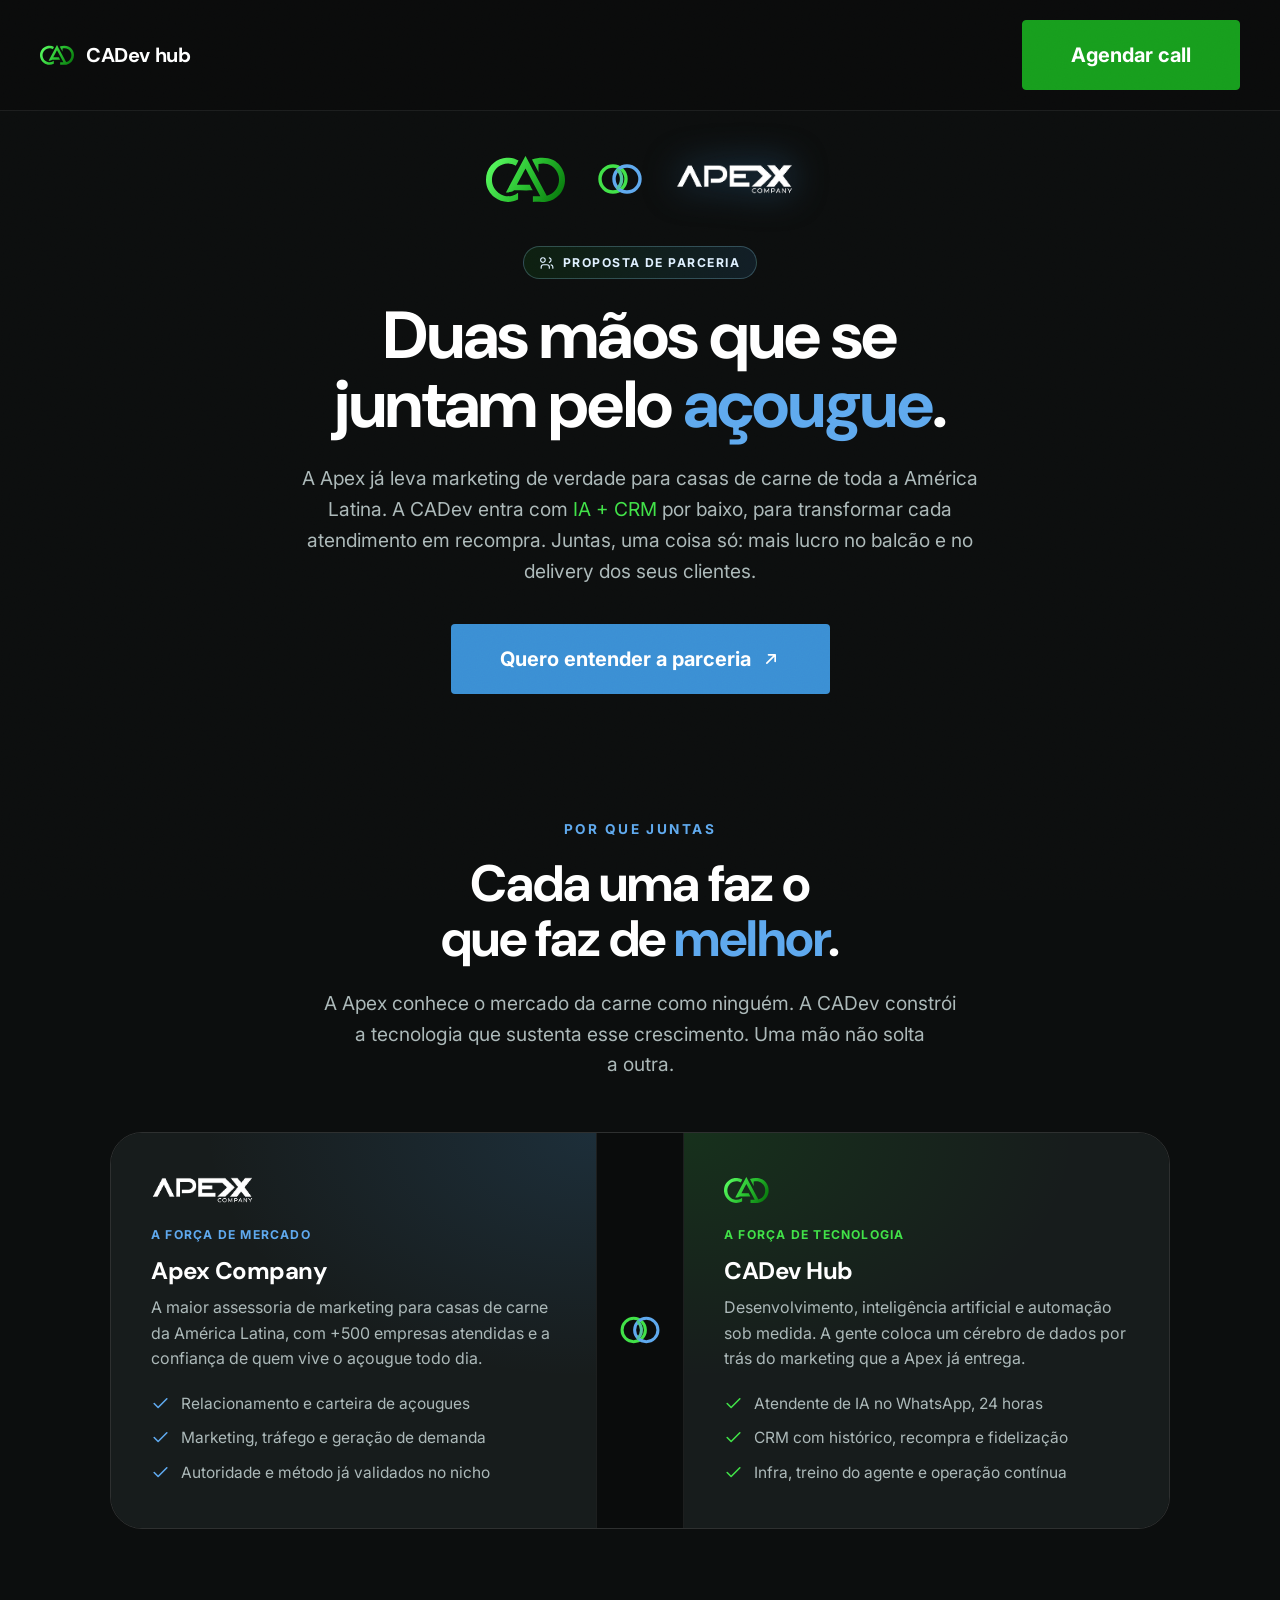
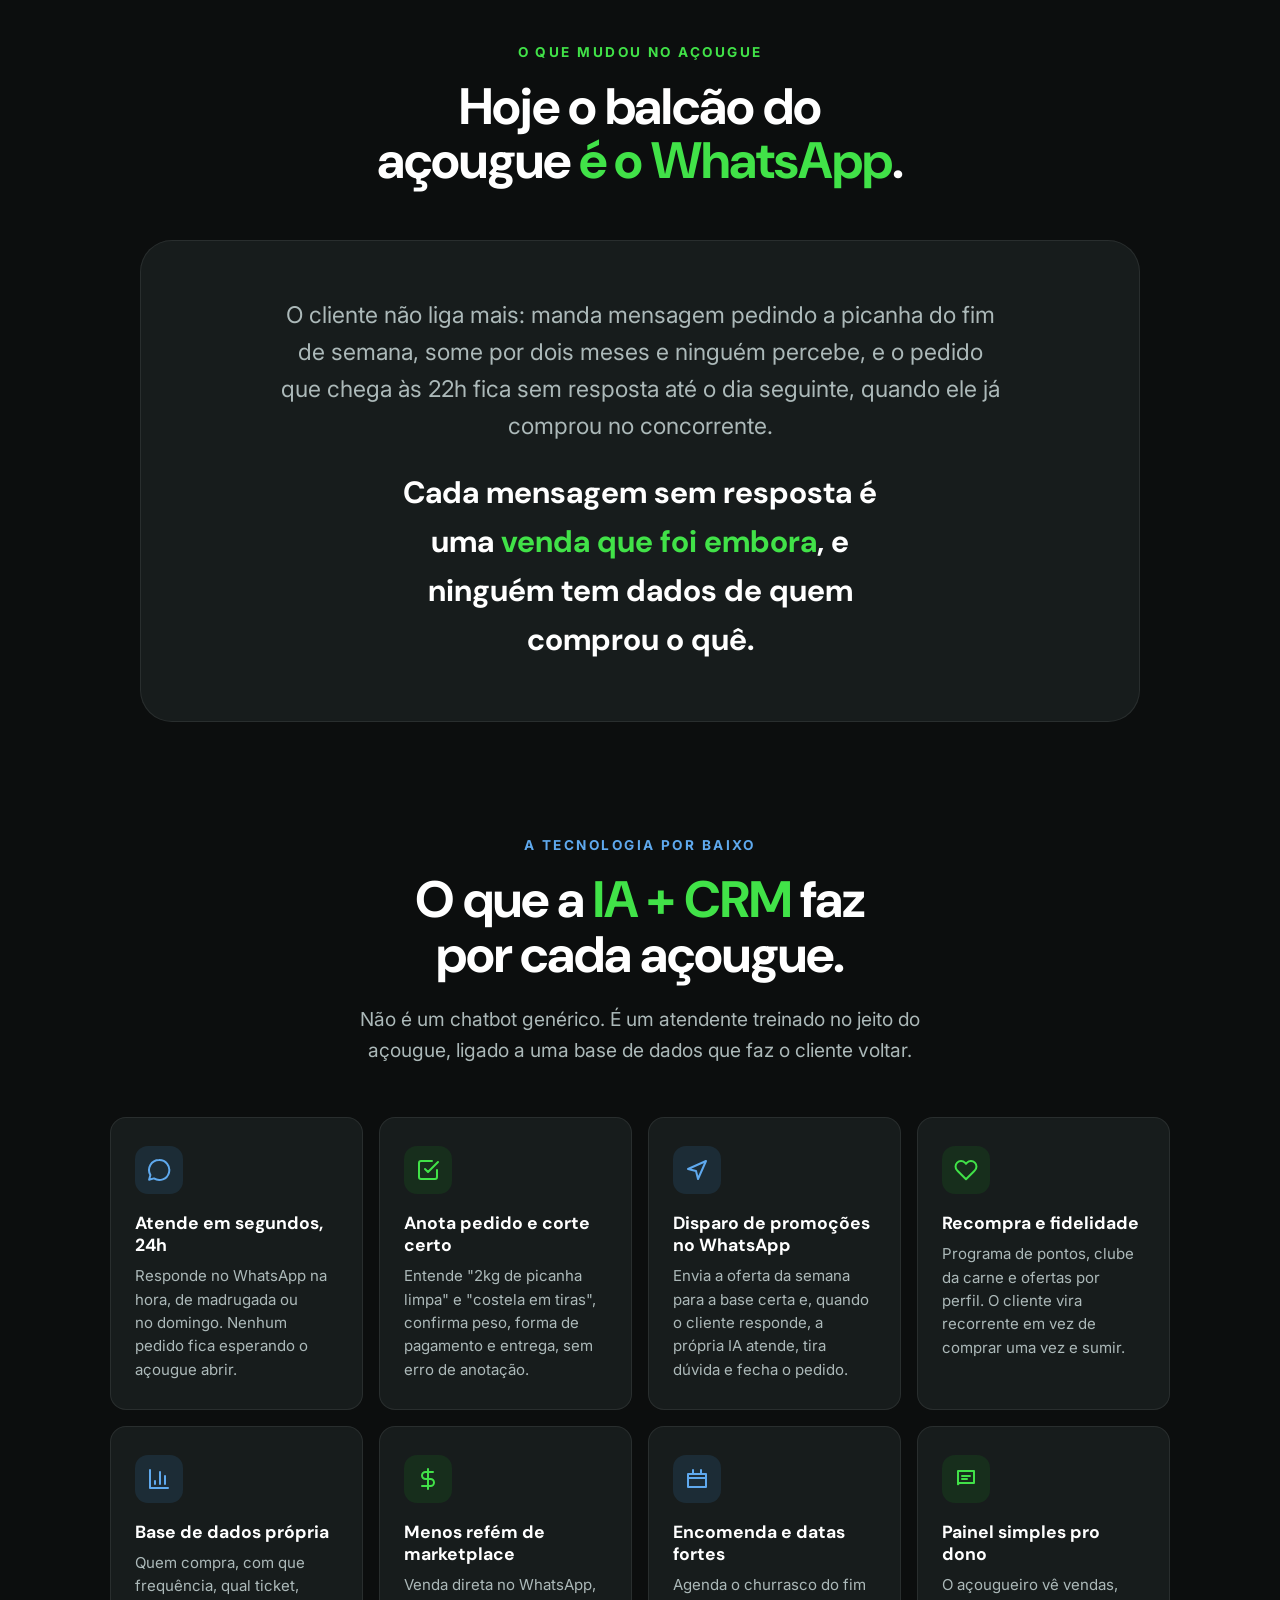
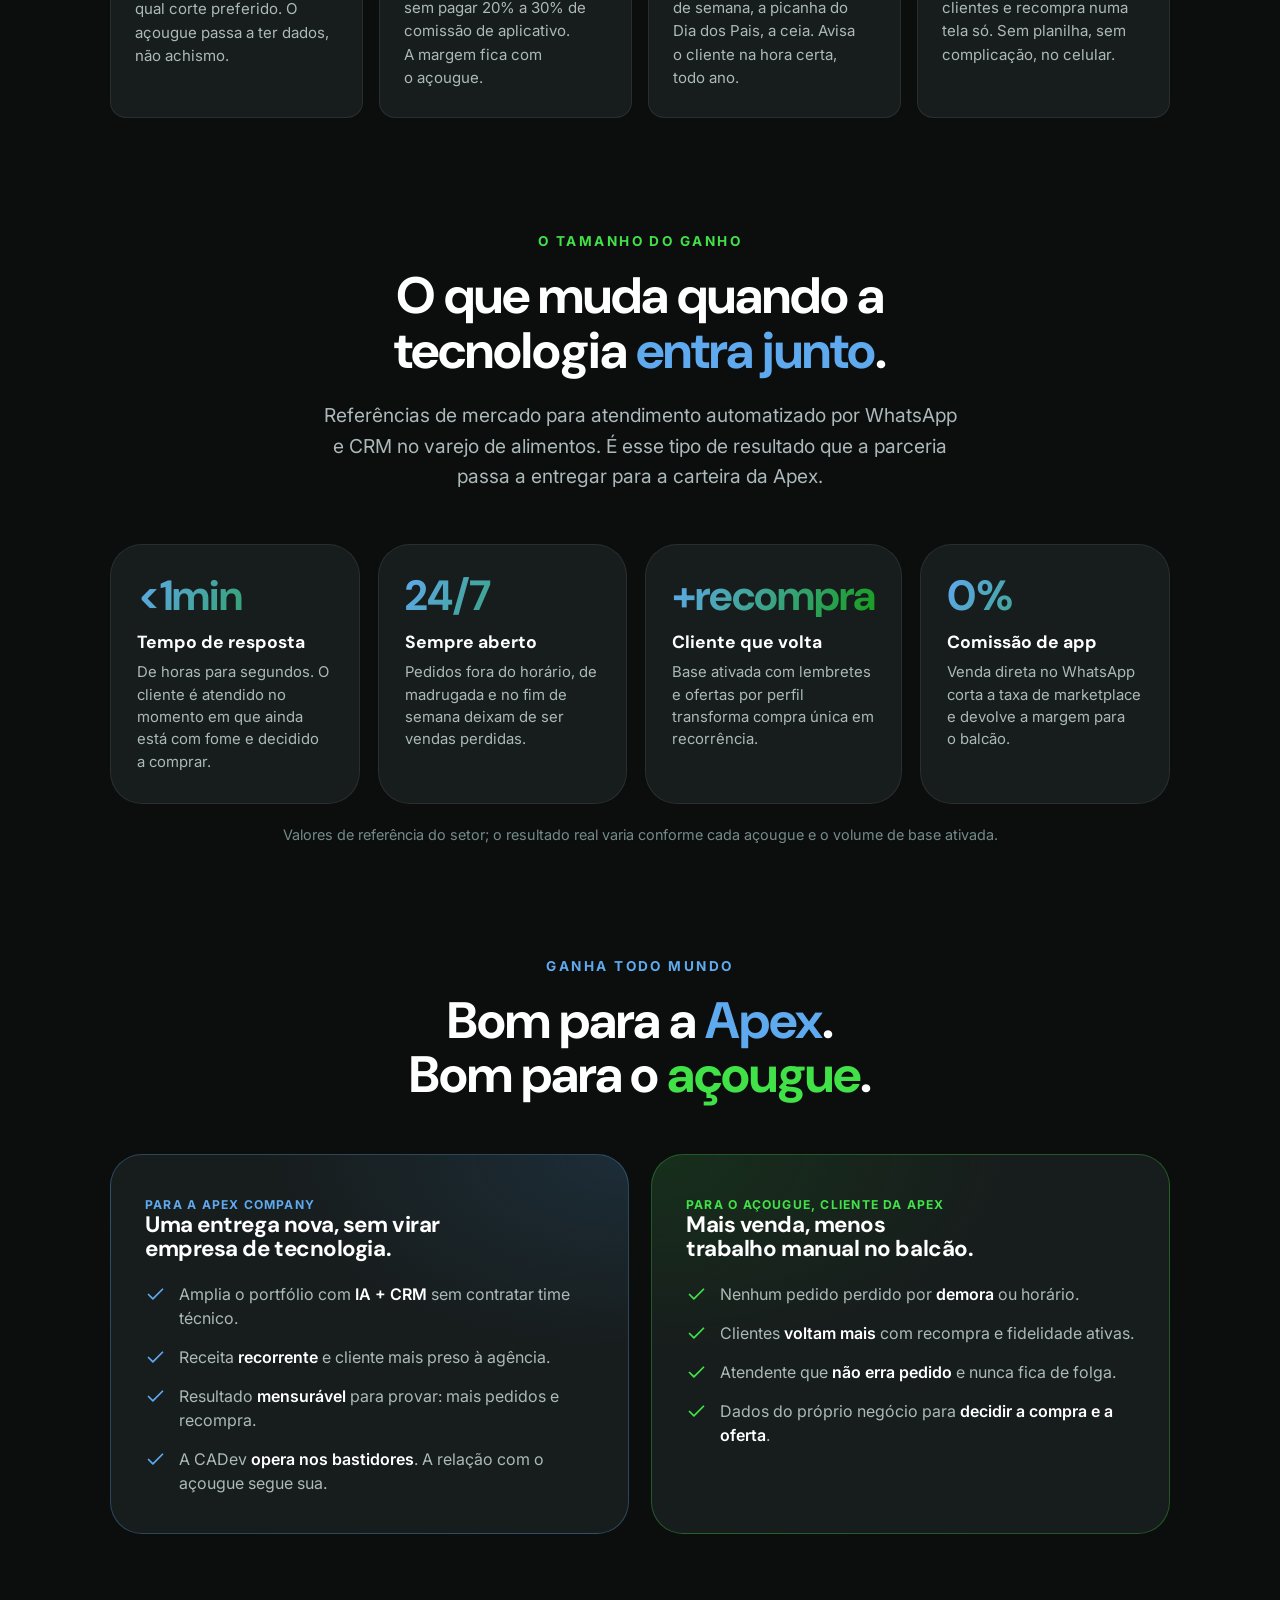
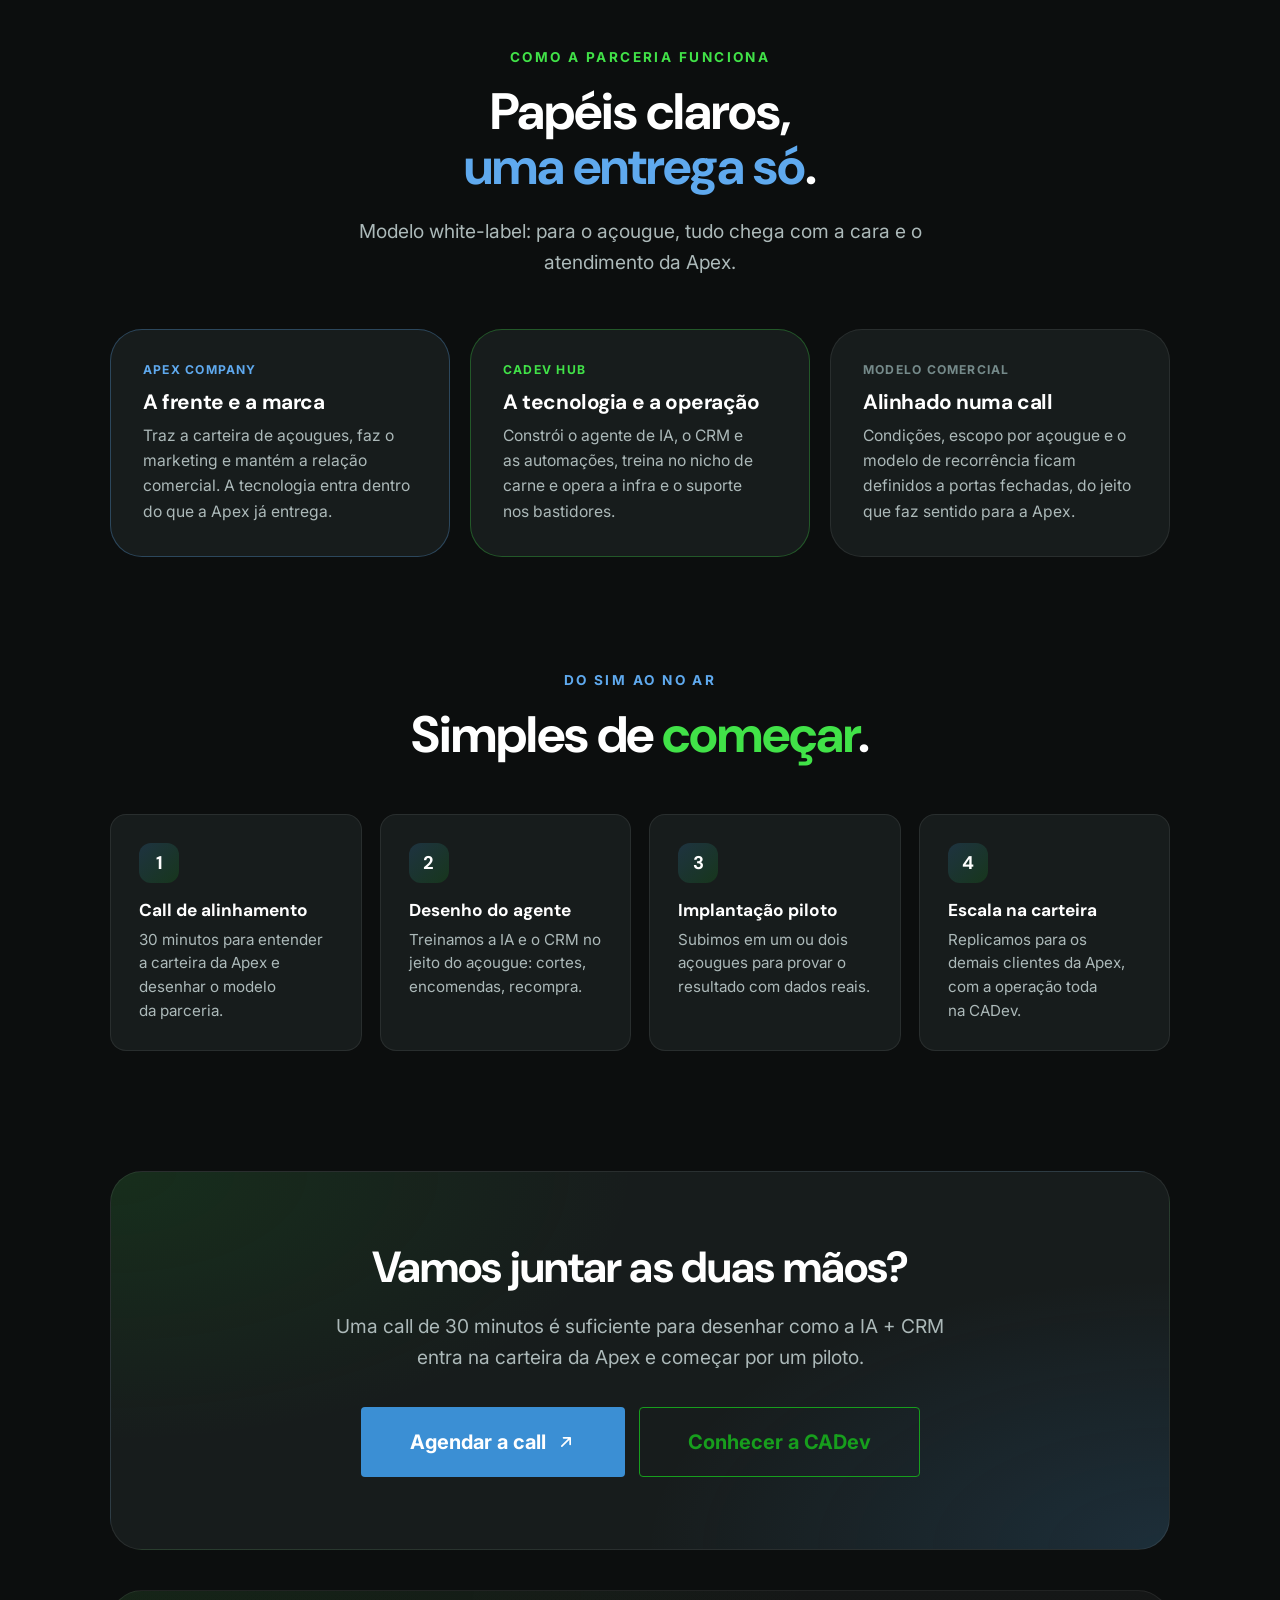
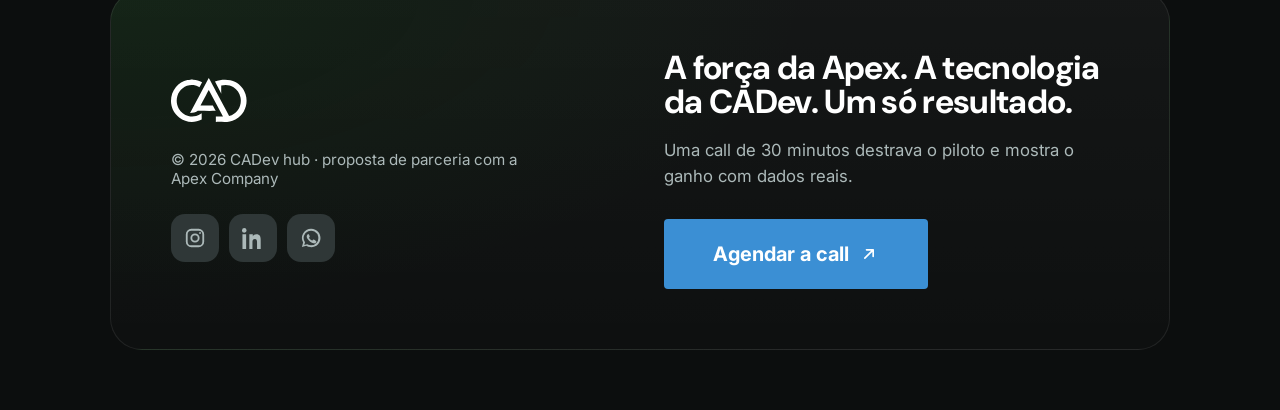
<file: proposta-apex.html>
<!DOCTYPE html>
<html lang="pt-BR">
<head>
<meta charset="utf-8">
<meta name="viewport" content="width=device-width, initial-scale=1">
<title>Parceria CADev × Apex Company — IA + CRM para açougues</title>
<meta name="description" content="Como a IA + CRM da CADev, com a força de mercado da Apex Company, transforma o atendimento e a recompra dos açougues e casas de carnes.">
<link rel="preconnect" href="https://fonts.googleapis.com">
<link rel="preconnect" href="https://fonts.gstatic.com" crossorigin>
<link href="https://fonts.googleapis.com/css2?family=DM+Sans:opsz,wght@9..40,400;9..40,500;9..40,700&family=Inter:wght@400;500;600;700&display=swap" rel="stylesheet">
<link rel="stylesheet" href="styles.css?v=2">
<link rel="icon" type="image/svg+xml" href="favicon.svg">
<link rel="apple-touch-icon" href="favicon.svg">
<style>
/* ===== Parceria CADev × Apex (IA + CRM p/ açougues) ===== */
:root{--apex:#3B8FD4;--apex-hi:#5FA9EE;--apex-deep:#1E5FA0}
h1,h2,h3,h4{text-wrap:balance}
p{text-wrap:pretty}
.ap-page{padding-top:0}

/* HERO / lockup das duas marcas */
.ap-hero{text-align:center;padding:150px 0 12px}
.ap-lockup{display:flex;align-items:center;justify-content:center;gap:26px;margin-bottom:38px;flex-wrap:wrap}
.ap-lockup .cad{height:46px;width:auto}
.ap-lockup .apex{height:30px;width:auto;filter:drop-shadow(0 0 18px rgba(59,143,212,.55))}
.ap-join{position:relative;width:58px;height:58px;flex:none}
.ap-join svg{width:100%;height:100%}
.ap-tag{display:inline-flex;align-items:center;gap:9px;
  background:linear-gradient(90deg,rgba(23,158,29,.12),rgba(59,143,212,.12));
  border:1px solid rgba(120,180,200,.32);color:#dff0ff;
  font:700 .76rem "Inter",sans-serif;letter-spacing:.12em;text-transform:uppercase;padding:8px 16px;border-radius:999px;margin-bottom:22px}
.ap-tag svg{width:14px;height:14px}
.ap-hero h1{font-family:"DM Sans",sans-serif;font-weight:700;letter-spacing:-.025em;
  font-size:clamp(2.3rem,5.2vw,4.2rem);line-height:1.04;max-width:17ch;margin:0 auto}
.ap-hero h1 .g{color:var(--green-hi)}
.ap-hero h1 .b{color:var(--apex-hi)}
.ap-hero .sub{margin:24px auto 0;max-width:60ch;color:var(--text-dim);font-size:clamp(1.08rem,1.5vw,1.34rem);line-height:1.6}
.ap-hero .cta{margin-top:38px;display:flex;gap:14px;flex-wrap:wrap;justify-content:center}
.btn-apex{background:var(--apex);color:#fff}
.btn-apex:hover{background:var(--apex-deep)}

/* section shell */
.ap-sec{margin-top:112px}
.ap-sec-head{text-align:center;max-width:64ch;margin:0 auto 52px}
.ap-eyebrow{display:inline-flex;align-items:center;gap:10px;font-weight:700;font-size:.85rem;letter-spacing:.18em;text-transform:uppercase;margin-bottom:20px;color:var(--green-hi)}
.ap-eyebrow.blue{color:var(--apex-hi)}
.ap-sec-head h2{font-family:"DM Sans",sans-serif;font-weight:700;letter-spacing:-.02em;font-size:clamp(2rem,4vw,3.2rem);line-height:1.06;margin:0}
.ap-sec-head h2 .g{color:var(--green-hi)}
.ap-sec-head h2 .b{color:var(--apex-hi)}
.ap-sec-head p{margin:22px auto 0;color:var(--text-dim);font-size:clamp(1.05rem,1.5vw,1.3rem);line-height:1.6}

/* AS DUAS MÃOS — parceria */
.ap-hands{display:grid;grid-template-columns:1fr auto 1fr;gap:0;align-items:stretch;
  border-radius:var(--radius-l);overflow:hidden;border:1px solid var(--line-strong)}
@media(max-width:860px){.ap-hands{grid-template-columns:1fr}}
.ap-hand{padding:44px 40px}
.ap-hand .k{font:700 .76rem "Inter",sans-serif;letter-spacing:.1em;text-transform:uppercase;margin-bottom:16px;display:inline-flex;align-items:center;gap:9px}
.ap-hand .logo-sm{height:26px;width:auto;display:block;margin-bottom:20px}
.ap-hand h3{font-family:"DM Sans",sans-serif;font-size:1.5rem;margin:0 0 12px;color:#fff}
.ap-hand p{color:var(--text-dim);font-size:1rem;line-height:1.6;margin:0 0 20px}
.ap-hand ul{list-style:none;margin:0;padding:0;display:grid;gap:11px}
.ap-hand li{display:flex;gap:11px;align-items:flex-start;color:var(--text-dim);font-size:.97rem;line-height:1.5}
.ap-hand li svg{flex:none;width:19px;height:19px;margin-top:2px}
.ap-hand.apex{background:radial-gradient(130% 100% at 100% 0,rgba(59,143,212,.16),transparent 62%),var(--surface)}
.ap-hand.apex .k{color:var(--apex-hi)}
.ap-hand.apex li svg{color:var(--apex-hi)}
.ap-hand.cadev{background:radial-gradient(130% 100% at 0 0,rgba(23,158,29,.16),transparent 62%),var(--surface)}
.ap-hand.cadev .k{color:var(--green-hi)}
.ap-hand.cadev li svg{color:var(--green-hi)}
.ap-clasp{display:grid;place-items:center;width:88px;background:var(--bg-2);border-left:1px solid var(--line);border-right:1px solid var(--line)}
.ap-clasp svg{width:52px;height:52px}
@media(max-width:860px){.ap-clasp{width:auto;height:80px;border:none;border-top:1px solid var(--line);border-bottom:1px solid var(--line)}}

/* PROBLEMA / contexto do nicho */
.ap-problem{background:var(--surface);border:1px solid var(--line);border-radius:var(--radius-l);padding:clamp(32px,5vw,56px);text-align:center;max-width:1000px;margin:0 auto}
.ap-problem p{color:var(--text-dim);font-size:clamp(1.12rem,1.8vw,1.5rem);line-height:1.6;margin:0 auto;max-width:52ch}
.ap-problem .punch{color:#fff;font-family:"DM Sans",sans-serif;font-weight:700;margin-top:24px;font-size:clamp(1.3rem,2.4vw,2rem);max-width:24ch;margin-left:auto;margin-right:auto}
.ap-problem .punch b{color:var(--green-hi)}

/* FEATURE CARDS */
.ap-cards{display:grid;grid-template-columns:repeat(4,1fr);gap:16px}
@media(max-width:1000px){.ap-cards{grid-template-columns:repeat(2,1fr)}}
@media(max-width:560px){.ap-cards{grid-template-columns:1fr}}
.ap-card{background:var(--surface);border:1px solid var(--line);border-radius:var(--radius-m);padding:28px 24px;transition:transform .25s var(--ease),border-color .25s var(--ease)}
.ap-card:hover{transform:translateY(-3px);border-color:rgba(95,169,238,.45)}
.ap-card .ico{width:48px;height:48px;border-radius:13px;display:grid;place-items:center;margin-bottom:18px;
  background:rgba(59,143,212,.14);color:var(--apex-hi)}
.ap-card:nth-child(even) .ico{background:rgba(23,158,29,.14);color:var(--green-hi)}
.ap-card .ico svg{width:24px;height:24px}
.ap-card b{display:block;font-family:"DM Sans",sans-serif;font-size:1.1rem;color:#fff;margin-bottom:8px;line-height:1.25}
.ap-card p{color:var(--text-dim);font-size:.94rem;line-height:1.55;margin:0}

/* NÚMEROS */
.ap-stats{display:grid;grid-template-columns:repeat(4,1fr);gap:18px}
@media(max-width:900px){.ap-stats{grid-template-columns:1fr 1fr}}
@media(max-width:520px){.ap-stats{grid-template-columns:1fr}}
.ap-stat{background:var(--surface);border:1px solid var(--line);border-radius:var(--radius-l);padding:30px 26px}
.ap-stat .n{font-family:"DM Sans",sans-serif;font-weight:700;font-size:clamp(2.2rem,3.3vw,3rem);letter-spacing:-.02em;line-height:1;margin-bottom:14px;
  background:linear-gradient(120deg,#5FA9EE,#179E1D);-webkit-background-clip:text;background-clip:text;-webkit-text-fill-color:transparent}
.ap-stat b{display:block;font-family:"DM Sans",sans-serif;font-size:1.1rem;color:#fff;margin-bottom:8px}
.ap-stat p{color:var(--text-dim);font-size:.93rem;line-height:1.5;margin:0}
.ap-stat-note{text-align:center;color:var(--text-mute);font-size:.9rem;margin-top:22px}

/* BENEFÍCIOS split */
.ap-split{display:grid;grid-template-columns:1fr 1fr;gap:22px}
@media(max-width:860px){.ap-split{grid-template-columns:1fr}}
.ap-bene{border-radius:var(--radius-l);padding:38px 34px}
.ap-bene.apex{background:radial-gradient(120% 90% at 100% 0,rgba(59,143,212,.15),transparent 60%),var(--surface);border:1px solid rgba(95,169,238,.3)}
.ap-bene.cadev{background:radial-gradient(120% 90% at 0 0,rgba(23,158,29,.15),transparent 60%),var(--surface);border:1px solid rgba(65,226,72,.3)}
.ap-bene .k{font:700 .76rem "Inter",sans-serif;letter-spacing:.1em;text-transform:uppercase;margin-bottom:8px}
.ap-bene.apex .k{color:var(--apex-hi)}
.ap-bene.cadev .k{color:var(--green-hi)}
.ap-bene h3{font-family:"DM Sans",sans-serif;font-size:1.4rem;margin:0 0 22px;color:#fff}
.ap-bene ul{list-style:none;margin:0;padding:0;display:grid;gap:15px}
.ap-bene li{display:flex;gap:13px;align-items:flex-start;color:var(--text-dim);font-size:1rem;line-height:1.5}
.ap-bene li svg{flex:none;width:21px;height:21px;margin-top:2px}
.ap-bene.apex li svg{color:var(--apex-hi)}
.ap-bene.cadev li svg{color:var(--green-hi)}
.ap-bene li b{color:#fff;font-weight:600}

/* COMO FUNCIONA — roles */
.ap-roles{display:grid;grid-template-columns:repeat(3,1fr);gap:20px}
@media(max-width:860px){.ap-roles{grid-template-columns:1fr}}
.ap-role{background:var(--surface);border:1px solid var(--line);border-radius:var(--radius-l);padding:32px}
.ap-role .k{font:700 .76rem "Inter",sans-serif;letter-spacing:.1em;text-transform:uppercase;margin-bottom:14px;color:var(--text-mute)}
.ap-role.apex{border-color:rgba(95,169,238,.3)}
.ap-role.apex .k{color:var(--apex-hi)}
.ap-role.cadev{border-color:rgba(65,226,72,.3)}
.ap-role.cadev .k{color:var(--green-hi)}
.ap-role h3{font-family:"DM Sans",sans-serif;font-size:1.3rem;margin:0 0 10px}
.ap-role p{color:var(--text-dim);font-size:.98rem;line-height:1.6;margin:0}

/* STEPS */
.ap-steps{display:grid;grid-template-columns:repeat(4,1fr);gap:18px;counter-reset:s}
@media(max-width:860px){.ap-steps{grid-template-columns:1fr 1fr}}
@media(max-width:520px){.ap-steps{grid-template-columns:1fr}}
.ap-step{background:var(--surface);border:1px solid var(--line);border-radius:var(--radius-m);padding:28px}
.ap-step .n{width:40px;height:40px;border-radius:12px;display:grid;place-items:center;margin-bottom:16px;
  font-family:"DM Sans",sans-serif;font-weight:700;font-size:1.15rem;
  background:linear-gradient(135deg,rgba(59,143,212,.2),rgba(23,158,29,.2));color:#fff}
.ap-step b{display:block;font-family:"DM Sans",sans-serif;font-size:1.08rem;color:#fff;margin-bottom:7px}
.ap-step p{color:var(--text-dim);font-size:.95rem;line-height:1.55;margin:0}

/* CTA final */
.ap-cta{margin:120px 0 40px}
.ap-cta .panel{position:relative;border-radius:var(--radius-l);overflow:hidden;border:1px solid var(--line);
  padding:clamp(40px,6vw,72px);text-align:center;
  background:radial-gradient(90% 130% at 0 0,rgba(23,158,29,.14),transparent 55%),radial-gradient(90% 130% at 100% 100%,rgba(59,143,212,.16),transparent 55%),var(--surface)}
.ap-cta h2{font-family:"DM Sans",sans-serif;font-weight:700;font-size:clamp(1.8rem,3.4vw,2.9rem);letter-spacing:-.02em;margin:0 auto;max-width:20ch;line-height:1.08}
.ap-cta p{color:var(--text-dim);font-size:clamp(1.05rem,1.5vw,1.25rem);margin:20px auto 0;max-width:52ch;line-height:1.6}
.ap-cta .cta{margin-top:34px;display:flex;gap:14px;flex-wrap:wrap;justify-content:center}

@media(max-width:767px){
  .ap-hero{padding:32vw 0 3vw}
  .ap-sec{margin-top:88px}
  .ap-lockup .cad{height:9vw}.ap-lockup .apex{height:6vw}
}
</style>
</head>
<body>
<div class="grain"></div>

<!-- ===== Header ===== -->
<header class="site-header show solid" data-screen-label="Header">
  <a class="brand" href="index.html">
    <svg class="mark" viewBox="0 0 67 39" fill="url(#cadGradH)" aria-hidden="true">
      <defs><linearGradient id="cadGradH" gradientUnits="userSpaceOnUse" x1="2" y1="2" x2="60" y2="38">
        <stop offset="0" stop-color="#5BFF62"/><stop offset="0.55" stop-color="#29C030"/><stop offset="1" stop-color="#097C0E"/>
      </linearGradient></defs>
      <path d="M33.452 0C33.98.5 39.752 11.65 40.516 13.084L47.532 26.199C48.811 28.585 50.353 31.315 51.517 33.732 59.169 31.745 63.138 24.28 61.566 16.964 60.779 13.408 58.58 10.293 55.443 8.292 52.016 6.124 48.442 5.934 44.514 6.742 44.562 8.663 44.38 12.221 44.644 13.984 44.278 12.984 43.428 11.546 42.932 10.552 41.685 8.057 40.207 5.532 39.003 3.027 44.474.978 51.755.731 57.018 3.462 61.427 5.795 64.696 9.732 66.103 14.403 67.715 19.483 67.139 24.979 64.504 29.641 63.858 30.774 63.084 31.834 62.199 32.802 60.738 34.402 59.008 35.75 57.08 36.787 50.937 40.092 46.271 38.557 39.766 38.965L39.77 34.115C41.878 34.086 43.986 34.084 46.094 34.108 42.082 26.275 37.535 18.451 33.509 10.59 32.794 11.768 31.914 13.556 31.246 14.803L26.135 24.322 37.101 24.327C37.696 25.422 39.055 28.226 39.689 29.111 34.502 29.212 29.026 29.116 23.807 29.126 22.219 30.7 19.028 30.94 16.902 30.928L33.452 0Z"/>
      <path d="M17.329 1.455C17.833 1.374 19.136 1.443 19.65 1.48 22.672 1.693 24.918 2.436 27.541 3.863 26.844 5.304 25.976 6.887 25.207 8.302 24.465 7.714 22.664 6.967 21.735 6.723 14.462 4.814 7.599 9.418 5.609 16.206 4.54 19.896 5.009 23.844 6.917 27.201 8.769 30.397 11.685 32.701 15.341 33.675 19.091 34.674 22.479 33.943 25.809 32.132 26.125 31.997 26.883 31.471 27.204 31.26L27.207 36.847C20.541 40.211 13.154 39.647 7.245 35.057 3.282 32.002.728 27.554.139 22.683-.463 17.298.878 12.187 4.407 7.938 6.969 4.834 10.55 2.672 14.556 1.81 15.372 1.638 16.48 1.543 17.329 1.455Z"/>
    </svg>
    <span class="name">CADev hub</span>
  </a>
  <nav class="nav">
    <a class="btn btn-primary btn-md" href="https://wa.me/5531971566510?text=Ol%C3%A1!%20Sou%20da%20Apex%20Company%20e%20quero%20conversar%20sobre%20a%20parceria%20de%20IA%20%2B%20CRM." target="_blank" rel="noopener">Agendar call</a>
  </nav>
</header>

<main class="li-page ap-page">
  <div class="container">

    <!-- ===== HERO ===== -->
    <section class="ap-hero">
      <div class="ap-lockup">
        <svg class="cad" viewBox="0 0 67 39" fill="url(#cadGradLk)" aria-hidden="true">
          <defs><linearGradient id="cadGradLk" gradientUnits="userSpaceOnUse" x1="2" y1="2" x2="60" y2="38">
            <stop offset="0" stop-color="#5BFF62"/><stop offset="0.55" stop-color="#29C030"/><stop offset="1" stop-color="#097C0E"/>
          </linearGradient></defs>
          <path d="M33.452 0C33.98.5 39.752 11.65 40.516 13.084L47.532 26.199C48.811 28.585 50.353 31.315 51.517 33.732 59.169 31.745 63.138 24.28 61.566 16.964 60.779 13.408 58.58 10.293 55.443 8.292 52.016 6.124 48.442 5.934 44.514 6.742 44.562 8.663 44.38 12.221 44.644 13.984 44.278 12.984 43.428 11.546 42.932 10.552 41.685 8.057 40.207 5.532 39.003 3.027 44.474.978 51.755.731 57.018 3.462 61.427 5.795 64.696 9.732 66.103 14.403 67.715 19.483 67.139 24.979 64.504 29.641 63.858 30.774 63.084 31.834 62.199 32.802 60.738 34.402 59.008 35.75 57.08 36.787 50.937 40.092 46.271 38.557 39.766 38.965L39.77 34.115C41.878 34.086 43.986 34.084 46.094 34.108 42.082 26.275 37.535 18.451 33.509 10.59 32.794 11.768 31.914 13.556 31.246 14.803L26.135 24.322 37.101 24.327C37.696 25.422 39.055 28.226 39.689 29.111 34.502 29.212 29.026 29.116 23.807 29.126 22.219 30.7 19.028 30.94 16.902 30.928L33.452 0Z"/>
          <path d="M17.329 1.455C17.833 1.374 19.136 1.443 19.65 1.48 22.672 1.693 24.918 2.436 27.541 3.863 26.844 5.304 25.976 6.887 25.207 8.302 24.465 7.714 22.664 6.967 21.735 6.723 14.462 4.814 7.599 9.418 5.609 16.206 4.54 19.896 5.009 23.844 6.917 27.201 8.769 30.397 11.685 32.701 15.341 33.675 19.091 34.674 22.479 33.943 25.809 32.132 26.125 31.997 26.883 31.471 27.204 31.26L27.207 36.847C20.541 40.211 13.154 39.647 7.245 35.057 3.282 32.002.728 27.554.139 22.683-.463 17.298.878 12.187 4.407 7.938 6.969 4.834 10.55 2.672 14.556 1.81 15.372 1.638 16.48 1.543 17.329 1.455Z"/>
        </svg>
        <div class="ap-join" aria-hidden="true">
          <svg viewBox="0 0 58 58" fill="none">
            <defs><linearGradient id="joinG" x1="0" y1="0" x2="58" y2="58" gradientUnits="userSpaceOnUse">
              <stop offset="0" stop-color="#41E248"/><stop offset="1" stop-color="#5FA9EE"/>
            </linearGradient></defs>
            <circle cx="22" cy="29" r="13" stroke="#41E248" stroke-width="3.4"/>
            <circle cx="36" cy="29" r="13" stroke="#5FA9EE" stroke-width="3.4"/>
            <path d="M27 20a13 13 0 0 1 0 18" stroke="url(#joinG)" stroke-width="3.4" stroke-linecap="round"/>
          </svg>
        </div>
        <img class="apex" src="assets/apex-logo.png" alt="Apex Company">
      </div>

      <div class="ap-tag"><svg viewBox="0 0 24 24" fill="none" stroke="currentColor" stroke-width="2" stroke-linecap="round" stroke-linejoin="round"><path d="M16 21v-2a4 4 0 0 0-4-4H6a4 4 0 0 0-4 4v2M9 7a4 4 0 1 0 0 .01M22 21v-2a4 4 0 0 0-3-3.87M16 3.13a4 4 0 0 1 0 7.75"/></svg> Proposta de parceria</div>
      <h1>Duas mãos que se juntam pelo <span class="b">açougue</span>.</h1>
      <p class="sub">A Apex já leva marketing de verdade para casas de carne de toda a América Latina. A CADev entra com <span style="color:var(--green-hi)">IA + CRM</span> por baixo, para transformar cada atendimento em recompra. Juntas, uma coisa só: mais lucro no balcão e no delivery dos seus clientes.</p>
      <div class="cta">
        <a class="btn btn-apex btn-md" href="https://wa.me/5531971566510?text=Ol%C3%A1!%20Sou%20da%20Apex%20Company%20e%20quero%20entender%20a%20IA%20%2B%20CRM%20para%20os%20a%C3%A7ougues." target="_blank" rel="noopener">Quero entender a parceria
          <svg viewBox="0 0 24 24" fill="none" stroke="currentColor" stroke-width="2" stroke-linecap="round" stroke-linejoin="round"><path d="M7 17L17 7M9 7h8v8"/></svg>
        </a>
      </div>
    </section>

    <!-- ===== AS DUAS FORÇAS ===== -->
    <section class="ap-sec" id="parceria">
      <div class="ap-sec-head">
        <span class="ap-eyebrow blue">Por que juntas</span>
        <h2>Cada uma faz o que faz de <span class="b">melhor</span>.</h2>
        <p>A Apex conhece o mercado da carne como ninguém. A CADev constrói a tecnologia que sustenta esse crescimento. Uma mão não solta a outra.</p>
      </div>
      <div class="ap-hands">
        <div class="ap-hand apex">
          <img class="logo-sm" src="assets/apex-logo.png" alt="Apex Company">
          <span class="k">A força de mercado</span>
          <h3>Apex Company</h3>
          <p>A maior assessoria de marketing para casas de carne da América Latina, com +500 empresas atendidas e a confiança de quem vive o açougue todo dia.</p>
          <ul>
            <li><svg viewBox="0 0 24 24" fill="none" stroke="currentColor" stroke-width="2" stroke-linecap="round" stroke-linejoin="round"><path d="M20 6L9 17l-5-5"/></svg> Relacionamento e carteira de açougues</li>
            <li><svg viewBox="0 0 24 24" fill="none" stroke="currentColor" stroke-width="2" stroke-linecap="round" stroke-linejoin="round"><path d="M20 6L9 17l-5-5"/></svg> Marketing, tráfego e geração de demanda</li>
            <li><svg viewBox="0 0 24 24" fill="none" stroke="currentColor" stroke-width="2" stroke-linecap="round" stroke-linejoin="round"><path d="M20 6L9 17l-5-5"/></svg> Autoridade e método já validados no nicho</li>
          </ul>
        </div>
        <div class="ap-clasp" aria-hidden="true">
          <svg viewBox="0 0 58 58" fill="none">
            <defs><linearGradient id="claspG" x1="0" y1="0" x2="58" y2="58" gradientUnits="userSpaceOnUse">
              <stop offset="0" stop-color="#41E248"/><stop offset="1" stop-color="#5FA9EE"/>
            </linearGradient></defs>
            <circle cx="22" cy="29" r="13" stroke="#41E248" stroke-width="3.4"/>
            <circle cx="36" cy="29" r="13" stroke="#5FA9EE" stroke-width="3.4"/>
            <path d="M27 20a13 13 0 0 1 0 18" stroke="url(#claspG)" stroke-width="3.4" stroke-linecap="round"/>
          </svg>
        </div>
        <div class="ap-hand cadev">
          <svg class="logo-sm" viewBox="0 0 67 39" fill="url(#cadGradHand)" aria-hidden="true" style="height:26px">
            <defs><linearGradient id="cadGradHand" gradientUnits="userSpaceOnUse" x1="2" y1="2" x2="60" y2="38">
              <stop offset="0" stop-color="#5BFF62"/><stop offset="0.55" stop-color="#29C030"/><stop offset="1" stop-color="#097C0E"/>
            </linearGradient></defs>
            <path d="M33.452 0C33.98.5 39.752 11.65 40.516 13.084L47.532 26.199C48.811 28.585 50.353 31.315 51.517 33.732 59.169 31.745 63.138 24.28 61.566 16.964 60.779 13.408 58.58 10.293 55.443 8.292 52.016 6.124 48.442 5.934 44.514 6.742 44.562 8.663 44.38 12.221 44.644 13.984 44.278 12.984 43.428 11.546 42.932 10.552 41.685 8.057 40.207 5.532 39.003 3.027 44.474.978 51.755.731 57.018 3.462 61.427 5.795 64.696 9.732 66.103 14.403 67.715 19.483 67.139 24.979 64.504 29.641 63.858 30.774 63.084 31.834 62.199 32.802 60.738 34.402 59.008 35.75 57.08 36.787 50.937 40.092 46.271 38.557 39.766 38.965L39.77 34.115C41.878 34.086 43.986 34.084 46.094 34.108 42.082 26.275 37.535 18.451 33.509 10.59 32.794 11.768 31.914 13.556 31.246 14.803L26.135 24.322 37.101 24.327C37.696 25.422 39.055 28.226 39.689 29.111 34.502 29.212 29.026 29.116 23.807 29.126 22.219 30.7 19.028 30.94 16.902 30.928L33.452 0Z"/>
            <path d="M17.329 1.455C17.833 1.374 19.136 1.443 19.65 1.48 22.672 1.693 24.918 2.436 27.541 3.863 26.844 5.304 25.976 6.887 25.207 8.302 24.465 7.714 22.664 6.967 21.735 6.723 14.462 4.814 7.599 9.418 5.609 16.206 4.54 19.896 5.009 23.844 6.917 27.201 8.769 30.397 11.685 32.701 15.341 33.675 19.091 34.674 22.479 33.943 25.809 32.132 26.125 31.997 26.883 31.471 27.204 31.26L27.207 36.847C20.541 40.211 13.154 39.647 7.245 35.057 3.282 32.002.728 27.554.139 22.683-.463 17.298.878 12.187 4.407 7.938 6.969 4.834 10.55 2.672 14.556 1.81 15.372 1.638 16.48 1.543 17.329 1.455Z"/>
          </svg>
          <span class="k">A força de tecnologia</span>
          <h3>CADev Hub</h3>
          <p>Desenvolvimento, inteligência artificial e automação sob medida. A gente coloca um cérebro de dados por trás do marketing que a Apex já entrega.</p>
          <ul>
            <li><svg viewBox="0 0 24 24" fill="none" stroke="currentColor" stroke-width="2" stroke-linecap="round" stroke-linejoin="round"><path d="M20 6L9 17l-5-5"/></svg> Atendente de IA no WhatsApp, 24 horas</li>
            <li><svg viewBox="0 0 24 24" fill="none" stroke="currentColor" stroke-width="2" stroke-linecap="round" stroke-linejoin="round"><path d="M20 6L9 17l-5-5"/></svg> CRM com histórico, recompra e fidelização</li>
            <li><svg viewBox="0 0 24 24" fill="none" stroke="currentColor" stroke-width="2" stroke-linecap="round" stroke-linejoin="round"><path d="M20 6L9 17l-5-5"/></svg> Infra, treino do agente e operação contínua</li>
          </ul>
        </div>
      </div>
    </section>

    <!-- ===== O NICHO MUDOU (problema) ===== -->
    <section class="ap-sec" id="contexto">
      <div class="ap-sec-head">
        <span class="ap-eyebrow">O que mudou no açougue</span>
        <h2>Hoje o balcão do açougue <span class="g">é o WhatsApp</span>.</h2>
      </div>
      <div class="ap-problem">
        <p>O cliente não liga mais: manda mensagem pedindo a picanha do fim de semana, some por dois meses e ninguém percebe, e o pedido que chega às 22h fica sem resposta até o dia seguinte, quando ele já comprou no concorrente.</p>
        <p class="punch">Cada mensagem sem resposta é uma <b>venda que foi embora</b>, e ninguém tem dados de quem comprou o quê.</p>
      </div>
    </section>

    <!-- ===== IA + CRM NA PRÁTICA ===== -->
    <section class="ap-sec" id="solucao">
      <div class="ap-sec-head">
        <span class="ap-eyebrow blue">A tecnologia por baixo</span>
        <h2>O que a <span class="g">IA + CRM</span> faz por cada açougue.</h2>
        <p>Não é um chatbot genérico. É um atendente treinado no jeito do açougue, ligado a uma base de dados que faz o cliente voltar.</p>
      </div>
      <div class="ap-cards">
        <div class="ap-card">
          <div class="ico"><svg viewBox="0 0 24 24" fill="none" stroke="currentColor" stroke-width="2" stroke-linecap="round" stroke-linejoin="round"><path d="M12 2a10 10 0 0 0-8.6 15l-1.3 4.7 4.8-1.3A10 10 0 1 0 12 2z"/></svg></div>
          <b>Atende em segundos, 24h</b>
          <p>Responde no WhatsApp na hora, de madrugada ou no domingo. Nenhum pedido fica esperando o açougue abrir.</p>
        </div>
        <div class="ap-card">
          <div class="ico"><svg viewBox="0 0 24 24" fill="none" stroke="currentColor" stroke-width="2" stroke-linecap="round" stroke-linejoin="round"><path d="M9 11l3 3L22 4M21 12v7a2 2 0 0 1-2 2H5a2 2 0 0 1-2-2V5a2 2 0 0 1 2-2h11"/></svg></div>
          <b>Anota pedido e corte certo</b>
          <p>Entende "2kg de picanha limpa" e "costela em tiras", confirma peso, forma de pagamento e entrega, sem erro de anotação.</p>
        </div>
        <div class="ap-card">
          <div class="ico"><svg viewBox="0 0 24 24" fill="none" stroke="currentColor" stroke-width="2" stroke-linecap="round" stroke-linejoin="round"><path d="M3 11l18-8-8 18-2-8-8-2z"/></svg></div>
          <b>Disparo de promoções no WhatsApp</b>
          <p>Envia a oferta da semana para a base certa e, quando o cliente responde, a própria IA atende, tira dúvida e fecha o pedido.</p>
        </div>
        <div class="ap-card">
          <div class="ico"><svg viewBox="0 0 24 24" fill="none" stroke="currentColor" stroke-width="2" stroke-linecap="round" stroke-linejoin="round"><path d="M20.84 4.61a5.5 5.5 0 0 0-7.78 0L12 5.67l-1.06-1.06a5.5 5.5 0 0 0-7.78 7.78l1.06 1.06L12 21.23l7.78-7.78 1.06-1.06a5.5 5.5 0 0 0 0-7.78z"/></svg></div>
          <b>Recompra e fidelidade</b>
          <p>Programa de pontos, clube da carne e ofertas por perfil. O cliente vira recorrente em vez de comprar uma vez e sumir.</p>
        </div>
        <div class="ap-card">
          <div class="ico"><svg viewBox="0 0 24 24" fill="none" stroke="currentColor" stroke-width="2" stroke-linecap="round" stroke-linejoin="round"><path d="M3 3v18h18M18 17V9M13 17V5M8 17v-3"/></svg></div>
          <b>Base de dados própria</b>
          <p>Quem compra, com que frequência, qual ticket, qual corte preferido. O açougue passa a ter dados, não achismo.</p>
        </div>
        <div class="ap-card">
          <div class="ico"><svg viewBox="0 0 24 24" fill="none" stroke="currentColor" stroke-width="2" stroke-linecap="round" stroke-linejoin="round"><path d="M12 2v20M17 5H9.5a3.5 3.5 0 0 0 0 7h5a3.5 3.5 0 0 1 0 7H6"/></svg></div>
          <b>Menos refém de marketplace</b>
          <p>Venda direta no WhatsApp, sem pagar 20% a 30% de comissão de aplicativo. A margem fica com o açougue.</p>
        </div>
        <div class="ap-card">
          <div class="ico"><svg viewBox="0 0 24 24" fill="none" stroke="currentColor" stroke-width="2" stroke-linecap="round" stroke-linejoin="round"><path d="M3 7h18v13H3zM16 3v4M8 3v4M3 11h18"/></svg></div>
          <b>Encomenda e datas fortes</b>
          <p>Agenda o churrasco do fim de semana, a picanha do Dia dos Pais, a ceia. Avisa o cliente na hora certa, todo ano.</p>
        </div>
        <div class="ap-card">
          <div class="ico"><svg viewBox="0 0 24 24" fill="none" stroke="currentColor" stroke-width="2" stroke-linecap="round" stroke-linejoin="round"><path d="M4 4h16v12H5.17L4 17.17zM8 9h8M8 12h5"/></svg></div>
          <b>Painel simples pro dono</b>
          <p>O açougueiro vê vendas, clientes e recompra numa tela só. Sem planilha, sem complicação, no celular.</p>
        </div>
      </div>
    </section>

    <!-- ===== NÚMEROS ===== -->
    <section class="ap-sec" id="numeros">
      <div class="ap-sec-head">
        <span class="ap-eyebrow">O tamanho do ganho</span>
        <h2>O que muda quando a tecnologia <span class="b">entra junto</span>.</h2>
        <p>Referências de mercado para atendimento automatizado por WhatsApp e CRM no varejo de alimentos. É esse tipo de resultado que a parceria passa a entregar para a carteira da Apex.</p>
      </div>
      <div class="ap-stats">
        <div class="ap-stat"><div class="n">&lt;1min</div><b>Tempo de resposta</b><p>De horas para segundos. O cliente é atendido no momento em que ainda está com fome e decidido a comprar.</p></div>
        <div class="ap-stat"><div class="n">24/7</div><b>Sempre aberto</b><p>Pedidos fora do horário, de madrugada e no fim de semana deixam de ser vendas perdidas.</p></div>
        <div class="ap-stat"><div class="n">+recompra</div><b>Cliente que volta</b><p>Base ativada com lembretes e ofertas por perfil transforma compra única em recorrência.</p></div>
        <div class="ap-stat"><div class="n">0%</div><b>Comissão de app</b><p>Venda direta no WhatsApp corta a taxa de marketplace e devolve a margem para o balcão.</p></div>
      </div>
      <p class="ap-stat-note">Valores de referência do setor; o resultado real varia conforme cada açougue e o volume de base ativada.</p>
    </section>

    <!-- ===== BENEFÍCIOS split ===== -->
    <section class="ap-sec" id="beneficios">
      <div class="ap-sec-head">
        <span class="ap-eyebrow blue">Ganha todo mundo</span>
        <h2>Bom para a <span class="b">Apex</span>. Bom para o <span class="g">açougue</span>.</h2>
      </div>
      <div class="ap-split">
        <div class="ap-bene apex">
          <span class="k">Para a Apex Company</span>
          <h3>Uma entrega nova, sem virar empresa de tecnologia.</h3>
          <ul>
            <li><svg viewBox="0 0 24 24" fill="none" stroke="currentColor" stroke-width="2" stroke-linecap="round" stroke-linejoin="round"><path d="M20 6L9 17l-5-5"/></svg> <span>Amplia o portfólio com <b>IA + CRM</b> sem contratar time técnico.</span></li>
            <li><svg viewBox="0 0 24 24" fill="none" stroke="currentColor" stroke-width="2" stroke-linecap="round" stroke-linejoin="round"><path d="M20 6L9 17l-5-5"/></svg> <span>Receita <b>recorrente</b> e cliente mais preso à agência.</span></li>
            <li><svg viewBox="0 0 24 24" fill="none" stroke="currentColor" stroke-width="2" stroke-linecap="round" stroke-linejoin="round"><path d="M20 6L9 17l-5-5"/></svg> <span>Resultado <b>mensurável</b> para provar: mais pedidos e recompra.</span></li>
            <li><svg viewBox="0 0 24 24" fill="none" stroke="currentColor" stroke-width="2" stroke-linecap="round" stroke-linejoin="round"><path d="M20 6L9 17l-5-5"/></svg> <span>A CADev <b>opera nos bastidores</b>. A relação com o açougue segue sua.</span></li>
          </ul>
        </div>
        <div class="ap-bene cadev">
          <span class="k">Para o açougue, cliente da Apex</span>
          <h3>Mais venda, menos trabalho manual no balcão.</h3>
          <ul>
            <li><svg viewBox="0 0 24 24" fill="none" stroke="currentColor" stroke-width="2" stroke-linecap="round" stroke-linejoin="round"><path d="M20 6L9 17l-5-5"/></svg> <span>Nenhum pedido perdido por <b>demora</b> ou horário.</span></li>
            <li><svg viewBox="0 0 24 24" fill="none" stroke="currentColor" stroke-width="2" stroke-linecap="round" stroke-linejoin="round"><path d="M20 6L9 17l-5-5"/></svg> <span>Clientes <b>voltam mais</b> com recompra e fidelidade ativas.</span></li>
            <li><svg viewBox="0 0 24 24" fill="none" stroke="currentColor" stroke-width="2" stroke-linecap="round" stroke-linejoin="round"><path d="M20 6L9 17l-5-5"/></svg> <span>Atendente que <b>não erra pedido</b> e nunca fica de folga.</span></li>
            <li><svg viewBox="0 0 24 24" fill="none" stroke="currentColor" stroke-width="2" stroke-linecap="round" stroke-linejoin="round"><path d="M20 6L9 17l-5-5"/></svg> <span>Dados do próprio negócio para <b>decidir a compra e a oferta</b>.</span></li>
          </ul>
        </div>
      </div>
    </section>

    <!-- ===== COMO FUNCIONA A PARCERIA ===== -->
    <section class="ap-sec" id="modelo">
      <div class="ap-sec-head">
        <span class="ap-eyebrow">Como a parceria funciona</span>
        <h2>Papéis claros, <span class="b">uma entrega só</span>.</h2>
        <p>Modelo white-label: para o açougue, tudo chega com a cara e o atendimento da Apex.</p>
      </div>
      <div class="ap-roles">
        <div class="ap-role apex">
          <div class="k">Apex Company</div>
          <h3>A frente e a marca</h3>
          <p>Traz a carteira de açougues, faz o marketing e mantém a relação comercial. A tecnologia entra dentro do que a Apex já entrega.</p>
        </div>
        <div class="ap-role cadev">
          <div class="k">CADev Hub</div>
          <h3>A tecnologia e a operação</h3>
          <p>Constrói o agente de IA, o CRM e as automações, treina no nicho de carne e opera a infra e o suporte nos bastidores.</p>
        </div>
        <div class="ap-role">
          <div class="k">Modelo comercial</div>
          <h3>Alinhado numa call</h3>
          <p>Condições, escopo por açougue e o modelo de recorrência ficam definidos a portas fechadas, do jeito que faz sentido para a Apex.</p>
        </div>
      </div>
    </section>

    <!-- ===== PASSOS ===== -->
    <section class="ap-sec" id="passos">
      <div class="ap-sec-head">
        <span class="ap-eyebrow blue">Do sim ao no ar</span>
        <h2>Simples de <span class="g">começar</span>.</h2>
      </div>
      <div class="ap-steps">
        <div class="ap-step"><div class="n">1</div><b>Call de alinhamento</b><p>30 minutos para entender a carteira da Apex e desenhar o modelo da parceria.</p></div>
        <div class="ap-step"><div class="n">2</div><b>Desenho do agente</b><p>Treinamos a IA e o CRM no jeito do açougue: cortes, encomendas, recompra.</p></div>
        <div class="ap-step"><div class="n">3</div><b>Implantação piloto</b><p>Subimos em um ou dois açougues para provar o resultado com dados reais.</p></div>
        <div class="ap-step"><div class="n">4</div><b>Escala na carteira</b><p>Replicamos para os demais clientes da Apex, com a operação toda na CADev.</p></div>
      </div>
    </section>

    <!-- ===== CTA ===== -->
    <section class="ap-cta">
      <div class="panel">
        <h2>Vamos juntar as duas mãos?</h2>
        <p>Uma call de 30 minutos é suficiente para desenhar como a IA + CRM entra na carteira da Apex e começar por um piloto.</p>
        <div class="cta">
          <a class="btn btn-apex btn-md" href="https://wa.me/5531971566510?text=Ol%C3%A1!%20Sou%20da%20Apex%20Company%20e%20quero%20agendar%20a%20call%20sobre%20a%20parceria%20de%20IA%20%2B%20CRM." target="_blank" rel="noopener">Agendar a call
            <svg viewBox="0 0 24 24" fill="none" stroke="currentColor" stroke-width="2" stroke-linecap="round" stroke-linejoin="round"><path d="M7 17L17 7M9 7h8v8"/></svg>
          </a>
          <a class="btn btn-ghost btn-md" href="index.html">Conhecer a CADev</a>
        </div>
      </div>
    </section>

  </div>
</main>

<!-- ===== Footer ===== -->
<footer class="footer">
  <div class="container">
    <div class="panel">
      <div class="left">
        <svg class="mark" viewBox="0 0 67 39" fill="#fff" aria-hidden="true" style="height:44px">
          <path d="M33.452 0C33.98.5 39.752 11.65 40.516 13.084L47.532 26.199C48.811 28.585 50.353 31.315 51.517 33.732 59.169 31.745 63.138 24.28 61.566 16.964 60.779 13.408 58.58 10.293 55.443 8.292 52.016 6.124 48.442 5.934 44.514 6.742 44.562 8.663 44.38 12.221 44.644 13.984 44.278 12.984 43.428 11.546 42.932 10.552 41.685 8.057 40.207 5.532 39.003 3.027 44.474.978 51.755.731 57.018 3.462 61.427 5.795 64.696 9.732 66.103 14.403 67.715 19.483 67.139 24.979 64.504 29.641 63.858 30.774 63.084 31.834 62.199 32.802 60.738 34.402 59.008 35.75 57.08 36.787 50.937 40.092 46.271 38.557 39.766 38.965L39.77 34.115C41.878 34.086 43.986 34.084 46.094 34.108 42.082 26.275 37.535 18.451 33.509 10.59 32.794 11.768 31.914 13.556 31.246 14.803L26.135 24.322 37.101 24.327C37.696 25.422 39.055 28.226 39.689 29.111 34.502 29.212 29.026 29.116 23.807 29.126 22.219 30.7 19.028 30.94 16.902 30.928L33.452 0Z"/>
          <path d="M17.329 1.455C17.833 1.374 19.136 1.443 19.65 1.48 22.672 1.693 24.918 2.436 27.541 3.863 26.844 5.304 25.976 6.887 25.207 8.302 24.465 7.714 22.664 6.967 21.735 6.723 14.462 4.814 7.599 9.418 5.609 16.206 4.54 19.896 5.009 23.844 6.917 27.201 8.769 30.397 11.685 32.701 15.341 33.675 19.091 34.674 22.479 33.943 25.809 32.132 26.125 31.997 26.883 31.471 27.204 31.26L27.207 36.847C20.541 40.211 13.154 39.647 7.245 35.057 3.282 32.002.728 27.554.139 22.683-.463 17.298.878 12.187 4.407 7.938 6.969 4.834 10.55 2.672 14.556 1.81 15.372 1.638 16.48 1.543 17.329 1.455Z"/>
        </svg>
        <p>© 2026 CADev hub · proposta de parceria com a Apex Company</p>
        <div class="socials">
          <a href="https://www.instagram.com/cadev.hub/" target="_blank" rel="noopener" aria-label="Instagram"><svg viewBox="0 0 24 24" fill="none" stroke="currentColor" stroke-width="2"><rect x="3" y="3" width="18" height="18" rx="5"/><circle cx="12" cy="12" r="4"/><circle cx="17.5" cy="6.5" r="1" fill="currentColor" stroke="none"/></svg></a>
          <a href="https://www.linkedin.com/in/cadev-hub-b001ab414/" target="_blank" rel="noopener" aria-label="LinkedIn"><svg viewBox="0 0 24 24" fill="currentColor"><path d="M4.98 3.5A2.5 2.5 0 1 1 0 3.5a2.5 2.5 0 0 1 4.98 0zM.5 8h4V24h-4V8zM8 8h3.8v2.2h.05c.53-1 1.83-2.2 3.77-2.2 4.03 0 4.78 2.65 4.78 6.1V24h-4v-7c0-1.67-.03-3.8-2.32-3.8-2.32 0-2.68 1.8-2.68 3.68V24H8V8z"/></svg></a>
          <a href="https://wa.me/5531971566510?text=Ol%C3%A1!%20Sou%20da%20Apex%20Company%20e%20quero%20conversar%20sobre%20a%20parceria." target="_blank" rel="noopener" aria-label="WhatsApp"><svg viewBox="0 0 24 24" fill="currentColor"><path d="M12 2a10 10 0 0 0-8.6 15l-1.3 4.7 4.8-1.3A10 10 0 1 0 12 2zm0 18a8 8 0 0 1-4.1-1.1l-.3-.2-2.9.8.8-2.8-.2-.3A8 8 0 1 1 12 20zm4.4-5.6c-.2-.1-1.4-.7-1.6-.8-.2-.1-.4-.1-.5.1l-.7.9c-.1.2-.3.2-.5.1a6.5 6.5 0 0 1-3.2-2.8c-.1-.2 0-.4.1-.5l.4-.5.2-.4v-.4l-.8-1.8c-.2-.5-.4-.4-.5-.4h-.5c-.2 0-.4.1-.6.3a3 3 0 0 0-.9 2.2c0 1.3 1 2.6 1.1 2.8.1.2 1.9 2.9 4.6 4 .6.3 1.1.4 1.5.5.6.2 1.2.2 1.6.1.5-.1 1.4-.6 1.6-1.1.2-.6.2-1 .1-1.1l-.4-.2z"/></svg></a>
        </div>
      </div>
      <div class="right">
        <h2>A força da Apex. A tecnologia da CADev. Um só resultado.</h2>
        <p>Uma call de 30 minutos destrava o piloto e mostra o ganho com dados reais.</p>
        <div class="cta">
          <a class="btn btn-apex btn-md" href="https://wa.me/5531971566510?text=Ol%C3%A1!%20Sou%20da%20Apex%20Company%20e%20quero%20agendar%20a%20call%20sobre%20a%20parceria%20de%20IA%20%2B%20CRM." target="_blank" rel="noopener">Agendar a call
            <svg viewBox="0 0 24 24" fill="none" stroke="currentColor" stroke-width="2" stroke-linecap="round" stroke-linejoin="round"><path d="M7 17L17 7M9 7h8v8"/></svg>
          </a>
        </div>
      </div>
    </div>
  </div>
</footer>
</body>
</html>
</file>
<file: styles.css>
/* ============ CADev Hub — design tokens ============ */
:root{
  --bg:#0C0E0E;
  --bg-2:#0a0c0c;
  --surface:#171C1C;
  --surface-2:#2F3737;
  --surface-3:#3B4545;
  --line:rgba(255,255,255,0.08);
  --line-strong:rgba(255,255,255,0.14);
  --text:#FFFFFF;
  --text-dim:#ACB9B9;
  --text-mute:#758A8A;
  --green:#179E1D;
  --green-bright:#29C030;
  --green-hi:#41E248;
  --green-glow:#80FF85;
  --cyan:#32BCFA;
  --cyan-soft:#63E7EE;
  --radius-s:4px;
  --radius-m:16px;
  --radius-l:32px;
  --ease:cubic-bezier(.22,.61,.36,1);
  --container:1280px;
  --reveal-h:340vh;        /* scroll length of the reveal (tweakable) */
  --accent:var(--green);
  /* button states — CADev spec */
  --btn-green:var(--accent);
  --btn-green-hover:#097C0E;
  --btn-green-active:#426100;
}

*{box-sizing:border-box}
html{scroll-behavior:auto}
body{
  margin:0;
  background:var(--bg);
  color:var(--text);
  font-family:"Inter",system-ui,sans-serif;
  -webkit-font-smoothing:antialiased;
  overflow-x:hidden;
}
h1,h2,h3{font-family:"DM Sans","Inter",sans-serif;font-weight:700;margin:0;letter-spacing:-.02em;line-height:1.05;}
p{margin:0}
a{color:inherit;text-decoration:none}
img{display:block;max-width:100%}
em{font-style:normal;color:var(--accent)}
::selection{background:var(--green);color:#fff}

.container{max-width:1280px;margin:0 auto;padding:0 20px;width:100%}
/* Figma grid breakpoints — container = "área útil"; margins resolve to the
   spec's lateral margins at each breakpoint edge ((bp − útil) / 2). */
@media(max-width:1366px){.container{max-width:1100px}}
@media(max-width:1200px){.container{max-width:924px}}
@media(max-width:1024px){.container{max-width:780px}}
@media(max-width:880px){.container{max-width:728px}}

/* film grain + vignette overlay across whole page */
.grain{position:fixed;inset:0;pointer-events:none;z-index:60;opacity:var(--grain-op,.05);mix-blend-mode:overlay;
  background-image:url("data:image/svg+xml,%3Csvg xmlns='http://www.w3.org/2000/svg' width='160' height='160'%3E%3Cfilter id='n'%3E%3CfeTurbulence type='fractalNoise' baseFrequency='0.85' numOctaves='2'/%3E%3C/filter%3E%3Crect width='100%25' height='100%25' filter='url(%23n)'/%3E%3C/svg%3E");}

/* ============ Header ============ */
.site-header{
  position:fixed;top:0;left:0;right:0;z-index:50;
  display:flex;align-items:center;justify-content:space-between;
  padding:20px clamp(20px,5vw,40px);
  opacity:0;transform:translateY(-12px);pointer-events:none;
  transition:opacity .6s var(--ease),transform .6s var(--ease),background .4s ease,backdrop-filter .4s ease,border-color .4s ease;
  border-bottom:1px solid transparent;
}
.site-header.show{opacity:1;transform:none;pointer-events:auto}
.site-header.solid{background:rgba(10,12,12,.72);backdrop-filter:blur(18px);border-bottom-color:var(--line)}
.brand{display:flex;align-items:center;gap:12px}
.brand .mark{width:34px;height:auto;color:var(--green-hi)}
.brand .name{font-family:"DM Sans",sans-serif;font-weight:700;font-size:1.25rem;letter-spacing:-.02em}
.nav{display:flex;align-items:center;gap:8px}
.nav a:not(.btn){font-size:.95rem;color:var(--text-dim);padding:10px 16px;border-radius:var(--radius-s);transition:color .2s,background .2s}
.nav a:not(.btn):hover{color:var(--text);background:rgba(255,255,255,.05)}
.nav .btn{margin-left:8px}
@media(max-width:820px){.nav a:not(.btn){display:none}}

/* ============ Buttons ============ */
/* ============ Buttons — CADev design system ============
   Sizes: small 16px/16·32 · medium 20px/24·48 · large 24px/32·32
   States: padrão #179E1D · hover #097C0E · active #426100 (flat, no lift) */
.btn{
  display:inline-flex;align-items:center;gap:10px;justify-content:center;
  font-family:"Inter",sans-serif;font-weight:700;line-height:1;
  font-size:16px;padding:16px 32px;border-radius:var(--radius-s);cursor:pointer;
  border:1px solid transparent;white-space:nowrap;text-align:center;
  transition:background .2s var(--ease),color .2s var(--ease),border-color .2s var(--ease);
}
.btn svg{width:1em;height:1em;flex:none}
.btn-md{font-size:20px;padding:24px 48px}
.btn-lg{font-size:24px;padding:32px 32px}

/* Primário */
.btn-primary{background:var(--btn-green);color:#fff;border-color:var(--btn-green)}
.btn-primary:hover{background:var(--btn-green-hover);border-color:var(--btn-green-hover)}
.btn-primary:active{background:var(--btn-green-active);border-color:var(--btn-green-active)}

/* Secundário (outline) */
.btn-ghost{background:transparent;color:var(--btn-green);border-color:var(--btn-green)}
.btn-ghost:hover{background:var(--btn-green-hover);border-color:var(--btn-green-hover);color:#fff}
.btn-ghost:active{background:var(--btn-green-active);border-color:var(--btn-green-active);color:#fff}

/* Terciário (link) */
.btn-tertiary{background:transparent;color:var(--btn-green);border:none;text-decoration:underline;
  text-underline-offset:3px;padding-left:8px;padding-right:8px}
.btn-tertiary:hover{color:var(--btn-green-hover)}
.btn-tertiary:active{color:var(--btn-green-active)}

/* Botão de ícone (quadrado) */
.btn-icon{padding:16px;background:var(--btn-green);color:#fff;border-color:var(--btn-green)}
.btn-icon.btn-md{padding:24px}
.btn-icon.btn-lg{padding:32px}
.btn-icon svg{width:20px;height:20px}
.btn-icon:hover{background:var(--btn-green-hover);border-color:var(--btn-green-hover)}
.btn-icon:active{background:var(--btn-green-active);border-color:var(--btn-green-active)}
.btn:disabled{opacity:.6;cursor:default;pointer-events:none}

/* ============ Reveal ============ */
.reveal{position:relative;height:var(--reveal-h);}
.reveal-pin{position:sticky;top:0;height:100vh;overflow:hidden;background:#000}
.reveal-canvas{position:absolute;inset:0;width:100%;height:100%;display:block;object-fit:cover;background:#000}
.reveal-vignette{position:absolute;inset:0;pointer-events:none;
  background:radial-gradient(120% 90% at 50% 45%,transparent 40%,rgba(0,0,0,.55) 100%)}

/* scroll hint */
.hint{position:absolute;left:0;right:0;bottom:9vh;text-align:center;color:var(--text-mute);
  font-family:"DM Sans",sans-serif;font-weight:700;font-size:clamp(1rem,1.6vw,1.4rem);letter-spacing:.01em;
  display:flex;flex-direction:column;align-items:center;gap:18px;will-change:opacity,transform}
.hint .chev{width:26px;height:26px;animation:bob 1.8s var(--ease) infinite}
@keyframes bob{0%,100%{transform:translateY(0)}50%{transform:translateY(9px)}}

/* loader on first black screen */
.loader{position:absolute;left:50%;top:50%;transform:translate(-50%,-50%);text-align:center;color:var(--text-mute);
  font-family:"DM Sans",sans-serif;font-weight:700;transition:opacity .5s}
.loader .bar{width:200px;height:3px;border-radius:3px;background:rgba(255,255,255,.1);margin:16px auto 0;overflow:hidden}
.loader .bar i{display:block;height:100%;width:0;background:var(--green);box-shadow:0 0 16px var(--green-glow);transition:width .2s}

/* hero copy that resolves out of the dark */
.hero-copy{position:absolute;left:0;right:0;top:50%;transform:translateY(-46%);
  display:flex;flex-direction:column;align-items:center;text-align:center;
  opacity:0;will-change:opacity,transform;padding:0 24px}
.hero-copy h1{font-size:clamp(2.4rem,5.6vw,5rem);max-width:16ch;text-shadow:0 8px 60px rgba(0,0,0,.8)}
.hero-copy .sub{margin-top:26px;color:var(--text-dim);font-size:clamp(1.05rem,1.5vw,1.35rem);max-width:46ch;line-height:1.55}
.hero-copy .hero-cta{margin-top:40px;display:flex;gap:18px;flex-wrap:wrap;justify-content:center}

/* ============ generic section ============ */
.section{position:relative;padding:clamp(90px,13vh,170px) 0}
.eyebrow{display:inline-flex;align-items:center;gap:10px;color:var(--accent);font-weight:700;
  font-size:.85rem;letter-spacing:.18em;text-transform:uppercase;margin-bottom:22px}

/* intro */
.intro{text-align:center}
.intro .mark{width:46px;color:var(--green-hi);margin:0 auto 34px}
.intro h2{font-size:clamp(2rem,4.2vw,3.4rem);max-width:20ch;margin:0 auto}
.intro p{margin:30px auto 0;max-width:60ch;color:var(--text-dim);font-size:clamp(1.05rem,1.5vw,1.4rem);line-height:1.6;text-wrap:pretty}

/* problem + stats */
.problem{max-width:1100px;margin:0 auto;text-align:center}
.problem p{color:var(--text-dim);font-size:clamp(1.1rem,1.7vw,1.55rem);line-height:1.55;text-wrap:pretty}
.problem .punch{color:var(--text);font-family:"DM Sans",sans-serif;font-weight:700;margin-top:22px;font-size:clamp(1.3rem,2.2vw,2rem)}
.stats{display:grid;grid-template-columns:repeat(4,1fr);gap:28px;margin-top:72px}
@media(max-width:760px){.stats{grid-template-columns:repeat(2,1fr);gap:20px}}
.stat{display:flex;flex-direction:column;align-items:center;gap:16px}
.ring{position:relative;width:clamp(140px,15vw,190px);aspect-ratio:1}
.ring svg{width:100%;height:100%;transform:rotate(-90deg);overflow:visible}
.ring .track{fill:none;stroke:var(--surface-2);stroke-width:8}
.ring .prog{fill:none;stroke:var(--accent);stroke-width:8;stroke-linecap:round;
  filter:drop-shadow(0 0 8px rgba(65,226,72,.45));transition:stroke-dashoffset 1.4s var(--ease)}
.ring .num{position:absolute;inset:0;display:flex;align-items:center;justify-content:center;
  font-family:"DM Sans",sans-serif;font-weight:700;font-size:clamp(1.6rem,2.6vw,2.4rem)}
.stat .label{color:var(--text-mute);font-size:.98rem;max-width:16ch;line-height:1.35}

/* projects */
.proj-head{text-align:center;max-width:900px;margin:0 auto 64px}
.proj-head h2{font-size:clamp(2rem,4vw,3rem)}
.proj-head p{margin-top:20px;color:var(--text-dim);font-size:clamp(1.05rem,1.5vw,1.35rem)}
.cards{display:flex;flex-direction:column;gap:32px}
.card{position:relative;border-radius:var(--radius-l);overflow:hidden;aspect-ratio:16/9;
  border:1px solid var(--line);background:#000;cursor:pointer}
.card img{position:absolute;inset:0;width:100%;height:100%;object-fit:cover;transition:transform .9s var(--ease),filter .6s}
.card::after{content:"";position:absolute;inset:0;background:linear-gradient(to top,rgba(0,0,0,.55),rgba(0,0,0,.05) 45%)}
.card:hover img{transform:scale(1.045)}
.card .chip{position:absolute;left:28px;top:28px;z-index:2;
  background:rgba(23,28,28,.72);backdrop-filter:blur(10px);border:1px solid var(--line);
  color:#fff;font-size:.95rem;padding:12px 20px;border-radius:14px}
.card .meta{position:absolute;left:28px;bottom:26px;z-index:2}
.card .meta h3{font-size:clamp(1.3rem,2.2vw,1.9rem)}
.card .meta span{color:var(--text-dim);font-size:1rem}
.card .play{position:absolute;inset:0;z-index:2;display:flex;align-items:center;justify-content:center}
.card .play i{width:86px;height:86px;border-radius:50%;display:grid;place-items:center;
  background:rgba(12,14,14,.5);border:1px solid var(--line-strong);backdrop-filter:blur(6px);
  transition:transform .3s var(--ease),background .3s}
.card .play svg{width:30px;height:30px;margin-left:4px;color:#fff}
.card:hover .play i{transform:scale(1.12);background:rgba(23,158,29,.55)}

/* footer */
.footer{padding:0 0 60px}
.footer .panel{position:relative;border-radius:var(--radius-l);overflow:hidden;
  border:1px solid var(--line);padding:clamp(36px,5vw,60px);
  display:grid;grid-template-columns:1fr 1fr;gap:48px;align-items:center;
  background:radial-gradient(120% 160% at 0% 0%,rgba(23,158,29,.10),transparent 55%),
             linear-gradient(180deg,rgba(255,255,255,.04),rgba(255,255,255,.01))}
@media(max-width:880px){.footer .panel{grid-template-columns:1fr;gap:36px}}
.footer .mark{height:44px;width:auto;color:#fff}
.footer .left p{color:var(--text-dim);margin-top:24px;font-size:.95rem}
.footer .socials{display:flex;gap:10px;margin-top:26px}
.footer .socials a{width:48px;height:48px;border-radius:14px;display:grid;place-items:center;
  background:var(--surface-2);color:var(--text-dim);transition:.25s var(--ease)}
.footer .socials a:hover{background:var(--accent);color:#fff;transform:translateY(-2px)}
.footer .socials svg{width:22px;height:22px}
.footer .right h2{font-size:clamp(1.5rem,2.6vw,2.2rem)}
.footer .right>p{color:var(--text-dim);margin-top:18px;font-size:1.05rem;line-height:1.5}
.footer .right .cta{margin-top:30px;display:flex;gap:16px;flex-wrap:wrap}

/* lightbox */
.lightbox{position:fixed;inset:0;z-index:80;background:rgba(0,0,0,.86);backdrop-filter:blur(12px);
  display:flex;align-items:center;justify-content:center;padding:5vw;opacity:0;pointer-events:none;transition:opacity .4s}
.lightbox.open{opacity:1;pointer-events:auto}
.lightbox video{width:min(1100px,92vw);border-radius:var(--radius-m);box-shadow:0 40px 120px rgba(0,0,0,.7)}
.lightbox .close{position:absolute;top:24px;right:28px;width:52px;height:52px;border-radius:50%;
  background:var(--surface);border:1px solid var(--line);color:#fff;font-size:1.4rem;cursor:pointer;display:grid;place-items:center}
.lightbox .close:hover{background:var(--surface-2)}

/* reveal-on-scroll util */
.fx{opacity:0;transform:translateY(34px);transition:opacity .9s var(--ease),transform .9s var(--ease)}
.fx.in{opacity:1;transform:none}

/* staggered stats */
.stats .stat:nth-child(2){transition-delay:.10s}
.stats .stat:nth-child(3){transition-delay:.20s}
.stats .stat:nth-child(4){transition-delay:.30s}

/* word-by-word headline reveal */
.reveal-words .rw{display:inline-block;margin-right:.28em;opacity:0;transform:translateY(.7em) rotate(1.5deg);
  transition:opacity .7s var(--ease),transform .7s var(--ease);will-change:opacity,transform}
.reveal-words .rw:last-child{margin-right:0}
.reveal-words.in .rw{opacity:1;transform:none}

/* hero copy: secondary staggered rise once it resolves from the dark */
.hero-copy h1{opacity:0;transform:translateY(30px);transition:opacity .9s var(--ease) .05s,transform .9s var(--ease) .05s}
.hero-copy .sub{opacity:0;transform:translateY(24px);transition:opacity .9s var(--ease) .24s,transform .9s var(--ease) .24s}
.hero-copy .hero-cta{opacity:0;transform:translateY(24px);transition:opacity .9s var(--ease) .42s,transform .9s var(--ease) .42s}
.hero-copy.entered h1,.hero-copy.entered .sub,.hero-copy.entered .hero-cta{opacity:1;transform:none}

/* rotating word in the hero headline */
.rotator{display:inline-block;position:relative}
.rot-word{display:inline-block;white-space:nowrap;
  transition:opacity .38s ease,transform .42s var(--ease)}

/* ============ Mobile (≤767px) — fluid vw sizing ============ */
@media(max-width:767px){
  .container{max-width:none;padding:0 6vw}
  .site-header{padding:4vw 6vw}
  .brand .mark{width:8vw}
  .brand .name{font-size:5vw}
  .nav .btn{margin-left:0;padding:3vw 4.5vw;font-size:3.7vw}

  .hint{font-size:4vw;bottom:12vh;gap:3vw}
  .hint .chev{width:6vw;height:6vw}

  .hero-copy{padding:0 6vw}
  .hero-copy h1{font-size:9.2vw;max-width:none;line-height:1.06}
  .hero-copy .sub{font-size:4.4vw;margin-top:6vw;max-width:none}
  .hero-copy .hero-cta{margin-top:8vw;flex-direction:column;gap:3.5vw;width:100%}

  .btn{font-size:4.2vw;padding:4vw 8vw;gap:2.5vw}
  .btn svg{width:1em;height:1em}
  .btn-md{font-size:5vw;padding:5.5vw 8vw}
  .btn-lg{font-size:5.6vw;padding:6vw 8vw}
  .btn-icon{padding:4vw}
  .hero-copy .hero-cta .btn,.footer .right .cta .btn{width:100%}

  .section{padding:18vw 0}
  .eyebrow{font-size:3.4vw;margin-bottom:5vw;letter-spacing:.16em}
  .intro .mark{width:11vw;margin-bottom:7vw}
  .intro h2{font-size:8vw}
  .intro p{font-size:4.6vw;margin-top:6vw}

  .stats{grid-template-columns:repeat(2,1fr);gap:8vw 5vw;margin-top:14vw}
  .ring{width:34vw}
  .ring .track,.ring .prog{stroke-width:7}
  .ring .num{font-size:7.5vw}
  .stat .label{font-size:3.7vw}

  .proj-head{margin-bottom:12vw}
  .proj-head h2{font-size:7.6vw}
  .proj-head p{font-size:4.4vw;margin-top:5vw}
  .cards{gap:6vw}
  .card{border-radius:6vw;aspect-ratio:3/4}
  .card .chip{font-size:3.5vw;left:5vw;top:5vw;padding:2.6vw 4vw;border-radius:3.5vw}
  .card .meta{left:5vw;bottom:5vw}
  .card .meta h3{font-size:5.6vw}
  .card .meta span{font-size:3.6vw}
  .card .play i{width:18vw;height:18vw}
  .card .play svg{width:6.5vw;height:6.5vw}

  .footer{padding:0 0 12vw}
  .footer .panel{padding:8vw 6vw;border-radius:7vw;gap:9vw}
  .footer .mark{height:9vw}
  .footer .left p{font-size:3.6vw;margin-top:5vw}
  .footer .socials a{width:11vw;height:11vw;border-radius:3.5vw}
  .footer .socials svg{width:5vw;height:5vw}
  .footer .right h2{font-size:6.6vw}
  .footer .right>p{font-size:4vw;margin-top:4vw}
  .footer .right .cta{flex-direction:column;gap:3.5vw;margin-top:7vw}
}
</file>
<file: orcamento.css>
/* ===== CADev Hub — Orçamento (multi-step form) ===== */
.fp{display:grid;grid-template-columns:minmax(440px,540px) 1fr;gap:40px;
  max-width:1560px;margin:0 auto;padding:28px;min-height:100vh}

/* ---- left aside ---- */
.fp-aside{position:sticky;top:28px;height:calc(100vh - 56px);border-radius:var(--radius-l);
  overflow:hidden;display:flex;flex-direction:column;padding:48px;background:#0e1310;
  border:1px solid var(--line)}
.fp-aside::before{content:"";position:absolute;inset:0;z-index:0;
  background:radial-gradient(120% 78% at 50% 34%,rgba(91,255,98,.42),rgba(23,158,29,.16) 38%,rgba(12,14,14,0) 72%)}
.fp-aside::after{content:"";position:absolute;inset:0;z-index:0;opacity:.5;mix-blend-mode:overlay;
  background-image:url("data:image/svg+xml,%3Csvg xmlns='http://www.w3.org/2000/svg' width='140' height='140'%3E%3Cfilter id='n'%3E%3CfeTurbulence type='fractalNoise' baseFrequency='0.9' numOctaves='2'/%3E%3C/filter%3E%3Crect width='100%25' height='100%25' filter='url(%23n)' opacity='0.5'/%3E%3C/svg%3E")}
.fp-aside>*{position:relative;z-index:1}
.fp-logo{width:54px;margin:0 auto}
.fp-headline{font-family:"DM Sans",sans-serif;font-weight:700;font-size:clamp(2.4rem,3.4vw,3.4rem);
  line-height:1.04;letter-spacing:-.02em;margin:auto 0;text-align:left;
  background:linear-gradient(180deg,#A5FFA9,#41E248 45%,#179E1D);-webkit-background-clip:text;background-clip:text;color:transparent;
  text-shadow:0 0 60px rgba(65,226,72,.25)}
.fp-back{position:absolute;top:28px;left:28px;z-index:2;display:inline-flex;align-items:center;gap:8px;
  color:var(--text-dim);font-size:.9rem;background:rgba(12,14,14,.5);backdrop-filter:blur(8px);
  padding:8px 14px;border-radius:999px;border:1px solid var(--line);transition:.2s}
.fp-back:hover{color:#fff;border-color:var(--line-strong)}
.fp-back svg{width:15px;height:15px}

/* step cards */
.fp-steps{display:flex;gap:14px;align-items:stretch}
.fp-step{flex:1 1 0;min-width:0;border-radius:18px;padding:18px;background:rgba(255,255,255,.04);
  border:1px solid var(--line);transition:background .35s var(--ease),border-color .35s var(--ease);min-height:128px;display:flex;flex-direction:column;justify-content:space-between;gap:14px}
.fp-step .n{width:34px;height:34px;border-radius:50%;display:grid;place-items:center;font-weight:700;
  font-size:.95rem;background:var(--surface-2);color:var(--text-dim);transition:.35s}
.fp-step .t{font-size:.95rem;color:var(--text-dim);line-height:1.3;font-weight:500}
.fp-step.active{background:#fff;border-color:#fff}
.fp-step.active .n{background:var(--bg);color:#fff}
.fp-step.active .t{color:var(--bg)}
.fp-step.done .n{background:var(--green);color:#fff}
.fp-step.done .t{color:var(--text)}
@media(max-width:980px){
  .fp{grid-template-columns:1fr}
  .fp-aside{position:relative;height:auto;top:0}
  .fp-headline{font-size:2.4rem;margin:32px 0}
}

/* ---- right form ---- */
.fp-main{padding:14px 0 60px;max-width:680px}
.fp-modal .card::after{display:none}
.fp-modal .card{cursor:default}
.fp-progress{display:flex;gap:10px;margin-bottom:54px}
.fp-progress span{flex:1;height:4px;border-radius:4px;background:var(--surface-2);overflow:hidden;position:relative}
.fp-progress span::after{content:"";position:absolute;inset:0;width:0;background:var(--green);
  box-shadow:0 0 12px rgba(65,226,72,.6);transition:width .5s var(--ease)}
.fp-progress span.fill::after{width:100%}

.fp-step-panel{display:none;animation:fpIn .5s var(--ease)}
.fp-step-panel.show{display:block}
@keyframes fpIn{from{opacity:0;transform:translateY(16px)}to{opacity:1;transform:none}}

.q{margin-bottom:34px}
.q>label,.q>.qlabel{display:block;font-family:"DM Sans",sans-serif;font-weight:700;
  font-size:clamp(1.35rem,2vw,1.7rem);letter-spacing:-.01em;margin-bottom:18px;color:#fff}
.q .qhint{font-family:"Inter",sans-serif;font-weight:400;font-size:.95rem;color:var(--text-mute);margin-left:8px}

.fld{width:100%;background:var(--surface);border:1px solid var(--line);border-radius:14px;
  color:#fff;font-family:"Inter",sans-serif;font-size:1.05rem;padding:18px 20px;transition:.2s;outline:none}
.fld::placeholder{color:var(--text-mute)}
.fld:focus{border-color:var(--green);box-shadow:0 0 0 4px rgba(23,158,29,.18)}
textarea.fld{min-height:130px;resize:vertical;line-height:1.5}

.phone{display:flex;gap:12px}
.phone .cc{display:flex;align-items:center;gap:8px;background:var(--surface);border:1px solid var(--line);
  border-radius:14px;padding:0 18px;color:var(--text-dim);font-size:1.05rem;white-space:nowrap}
.phone .cc .flag{width:24px;height:17px;border-radius:3px;display:inline-block;overflow:hidden;
  background:linear-gradient(#0a9b4a,#0a9b4a);position:relative}
.phone .cc .flag::before{content:"";position:absolute;inset:3px;background:#f5d518;clip-path:polygon(50% 0,100% 50%,50% 100%,0 50%)}
.phone .cc .flag::after{content:"";position:absolute;left:50%;top:50%;width:8px;height:8px;border-radius:50%;background:#1c3a8f;transform:translate(-50%,-50%)}
.phone .fld{flex:1}

/* option lists */
.opts{display:flex;flex-direction:column;gap:12px}
.opts.grid{display:grid;grid-template-columns:1fr 1fr;gap:12px}
@media(max-width:560px){.opts.grid{grid-template-columns:1fr}}
.opt{display:flex;align-items:center;gap:14px;background:var(--surface);border:1px solid var(--line);
  border-radius:14px;padding:16px 20px;cursor:pointer;transition:.2s var(--ease);user-select:none}
.opt:hover{border-color:var(--line-strong);background:#1b2121}
.opt .mark{flex:none;width:22px;height:22px;border:2px solid var(--surface-3);display:grid;place-items:center;transition:.2s}
.opt .mark.radio{border-radius:50%}
.opt .mark.check{border-radius:6px}
.opt .mark svg{width:12px;height:12px;opacity:0;transform:scale(.5);transition:.2s;color:#fff}
.opt .txt{display:flex;flex-direction:column;gap:3px}
.opt .txt b{font-weight:600;font-size:1.02rem;color:#fff}
.opt .txt small{color:var(--text-mute);font-size:.85rem}
.opt.sel{border-color:var(--green);background:rgba(23,158,29,.14)}
.opt.sel .mark{border-color:var(--green);background:var(--green)}
.opt.sel .mark svg{opacity:1;transform:none}

/* actions */
.fp-actions{display:flex;gap:14px;margin-top:46px}
.fp-actions .btn{flex:1}
.fp-actions .btn-back{flex:0 0 auto;min-width:120px}
.fp-err{color:#FF6B6B;font-size:.9rem;margin-top:14px;min-height:1.1em}

/* success modal */
.fp-modal{position:fixed;inset:0;z-index:100;display:flex;align-items:center;justify-content:center;padding:24px;
  background:rgba(6,8,8,.74);backdrop-filter:blur(14px);opacity:0;pointer-events:none;transition:.4s}
.fp-modal.open{opacity:1;pointer-events:auto}
.fp-modal .card{background:var(--surface);border:1px solid rgba(41,192,48,.4);border-radius:24px;
  padding:48px 44px;max-width:440px;text-align:center;aspect-ratio:auto;overflow:visible;
  box-shadow:0 40px 120px rgba(0,0,0,.6),0 0 80px rgba(23,158,29,.15);
  transform:translateY(18px) scale(.96);transition:.45s var(--ease)}
.fp-modal.open .card{transform:none}
.fp-modal .check{width:64px;height:64px;border-radius:50%;border:2px solid var(--green);
  display:grid;place-items:center;margin:0 auto 22px;color:var(--green);box-shadow:0 0 30px rgba(41,192,48,.35)}
.fp-modal .check svg{width:30px;height:30px}
.fp-modal h3{font-family:"DM Sans",sans-serif;font-size:1.7rem;margin-bottom:14px}
.fp-modal p{color:var(--text-dim);line-height:1.55;margin-bottom:30px}

@media(max-width:767px){
  .fp{padding:5vw;gap:5vw}
  .fp-aside{padding:8vw 6vw}
  .fp-headline{font-size:8vw}
  .fp-steps{gap:2.5vw}
  .fp-step{padding:3.5vw;min-height:26vw;border-radius:4vw}
  .fp-step .t{font-size:3.4vw}
  .q>label,.q>.qlabel{font-size:5.6vw}
  .fld{font-size:4.2vw;padding:4vw 5vw}
  .opt .txt b{font-size:4vw}
  .fp-progress{margin-bottom:10vw}
}
</file>
<file: briefing.css>
/* ===== CADev Hub — Briefing (extras sobre orcamento.css) ===== */

/* etapas verticais no aside (são 5, ficam melhores empilhadas) */
.fp-steps{flex-direction:column;gap:10px}
.fp-step{flex-direction:row;align-items:center;min-height:0;gap:14px;padding:14px 16px}
.fp-step .n{flex:none}
.fp-step .t{font-size:.98rem}

/* contador de etapa no topo do formulário */
.fp-stepcount{font-family:"DM Sans",sans-serif;font-weight:700;color:var(--accent);
  font-size:.85rem;letter-spacing:.16em;text-transform:uppercase;margin-bottom:14px}
.fp-steptitle{font-family:"DM Sans",sans-serif;font-weight:700;color:#fff;
  font-size:clamp(1.7rem,2.6vw,2.3rem);letter-spacing:-.02em;margin-bottom:8px;line-height:1.05}
.fp-stepsub{color:var(--text-dim);font-size:1.05rem;line-height:1.5;margin-bottom:40px;max-width:52ch}

/* linha com dois campos lado a lado */
.frow{display:grid;grid-template-columns:1fr 1fr;gap:0 24px}
@media(max-width:560px){.frow{grid-template-columns:1fr}}

/* dica curta abaixo do campo */
.fhelp{color:var(--text-mute);font-size:.88rem;margin-top:10px;line-height:1.4}

/* swatches de cor (paleta de preferência) */
.swatches{display:flex;flex-wrap:wrap;gap:12px}
.swatch{position:relative;width:54px;height:54px;border-radius:14px;cursor:pointer;
  border:2px solid transparent;transition:.2s var(--ease)}
.swatch:hover{transform:translateY(-2px)}
.swatch.sel{border-color:#fff;box-shadow:0 0 0 3px rgba(255,255,255,.2)}
.swatch .tick{position:absolute;inset:0;display:grid;place-items:center;opacity:0;transition:.2s;color:#fff}
.swatch .tick svg{width:22px;height:22px;filter:drop-shadow(0 1px 3px rgba(0,0,0,.6))}
.swatch.sel .tick{opacity:1}

/* opção com ícone/emoji opcional à esquerda */
.opt .ico{flex:none;font-size:1.3rem;line-height:1;width:26px;text-align:center}

/* upload de anexos */
.fp-upload{display:flex;align-items:center;gap:14px;padding:20px 22px;border:1.5px dashed var(--border,rgba(255,255,255,.16));
  border-radius:12px;cursor:pointer;transition:.2s var(--ease);color:var(--text-dim)}
.fp-upload:hover{border-color:var(--accent);background:rgba(65,226,72,.05)}
.fp-upload svg{width:26px;height:26px;flex:none;color:var(--accent)}
.fp-upload .u-txt{display:flex;flex-direction:column;gap:2px}
.fp-upload .u-txt b{color:#fff;font-size:.98rem}
.fp-upload .u-txt small{font-size:.85rem;color:var(--text-mute)}
.fp-filelist{display:flex;flex-direction:column;gap:8px;margin-top:12px}
.fp-filelist .f{display:flex;align-items:center;justify-content:space-between;gap:10px;
  padding:10px 14px;background:rgba(255,255,255,.04);border-radius:8px;font-size:.9rem;color:var(--text-dim)}
.fp-filelist .f b{color:#fff;font-weight:500}
.fp-filelist .f button{background:none;border:none;color:var(--text-mute);cursor:pointer;font-size:1.1rem;line-height:1;padding:2px 6px}
.fp-filelist .f button:hover{color:#fff}
/* mini anexo por campo */
.fp-attach{display:inline-flex;align-items:center;gap:8px;margin-top:10px;padding:8px 14px;border:1.5px dashed var(--border,rgba(255,255,255,.16));
  border-radius:9px;cursor:pointer;transition:.2s var(--ease);color:var(--text-dim);font-size:.86rem;font-weight:500}
.fp-attach:hover{border-color:var(--accent);background:rgba(65,226,72,.05);color:#fff}
.fp-attach svg{width:16px;height:16px;flex:none;color:var(--accent)}

@media(max-width:767px){
  .fp-stepsub{font-size:4.2vw;margin-bottom:8vw}
  .fp-steptitle{font-size:7vw}
  .swatch{width:13vw;height:13vw}
}
</file>
<file: planos.css>
/* ===== CADev Hub — Planos de site (pricing) ===== */
.plans-page{padding-top:120px}

.plans-hero{text-align:center;padding:40px 0 24px}
.plans-hero .eyebrow{justify-content:center}
.plans-hero .eyebrow::before{display:none}
.plans-hero h1{font-family:"DM Sans",sans-serif;font-weight:700;letter-spacing:-.02em;
  font-size:clamp(2.4rem,5vw,4rem);line-height:1.04;max-width:18ch;margin:0 auto}
.plans-hero h1 em{color:var(--accent);font-style:normal}
.plans-hero p{margin:26px auto 0;max-width:60ch;color:var(--text-dim);
  font-size:clamp(1.05rem,1.5vw,1.35rem);line-height:1.6;text-wrap:pretty}

/* billing note pill */
.plans-note{display:inline-flex;align-items:center;gap:10px;margin-top:30px;
  background:var(--surface);border:1px solid var(--line);border-radius:999px;
  padding:10px 20px;color:var(--text-dim);font-size:.95rem}
.plans-note b{color:#fff}
.plans-note .dot{width:8px;height:8px;border-radius:50%;background:var(--green-hi);
  box-shadow:0 0 10px var(--green-glow)}

/* ===== grid ===== */
.plans-grid{display:grid;grid-template-columns:repeat(4,1fr);gap:24px;margin-top:64px;align-items:start}
@media(max-width:1200px){.plans-grid{grid-template-columns:repeat(2,1fr);gap:22px}}
@media(max-width:640px){.plans-grid{grid-template-columns:1fr}}

.plan{position:relative;display:flex;flex-direction:column;height:100%;
  background:var(--surface);border:1px solid var(--line);border-radius:var(--radius-l);
  padding:34px 28px;transition:transform .3s var(--ease),border-color .3s var(--ease)}
.plan:hover{transform:translateY(-4px);border-color:var(--line-strong)}

/* featured */
.plan.featured{border-color:var(--accent);
  background:radial-gradient(120% 80% at 50% 0%,rgba(23,158,29,.16),transparent 60%),var(--surface)}
.plan .tag{position:absolute;top:-13px;left:50%;transform:translateX(-50%);
  background:var(--accent);color:#fff;font-family:"DM Sans",sans-serif;font-weight:700;
  font-size:.78rem;letter-spacing:.08em;text-transform:uppercase;
  padding:7px 16px;border-radius:999px;white-space:nowrap}

.plan .name{font-family:"DM Sans",sans-serif;font-weight:700;font-size:1.35rem;color:#fff}
.plan .tier{font-size:.9rem;color:var(--text-mute);margin-top:6px;min-height:2.6em;line-height:1.35}

.plan .price{display:flex;align-items:baseline;gap:6px;margin:24px 0 4px}
.plan .price .cur{font-size:1.1rem;color:var(--text-dim);font-weight:600}
.plan .price .val{font-family:"DM Sans",sans-serif;font-weight:700;font-size:clamp(2.4rem,3vw,3rem);
  color:#fff;letter-spacing:-.02em;line-height:1}
.plan .price .per{font-size:.95rem;color:var(--text-mute)}
.plan .pricenote{font-size:.85rem;color:var(--text-mute);margin-bottom:24px}

.plan .btn{width:100%;margin-bottom:28px}

.plan .feats{list-style:none;margin:0;padding:0;display:flex;flex-direction:column;gap:14px}
.plan .feats li{display:flex;gap:12px;align-items:flex-start;color:var(--text-dim);
  font-size:.98rem;line-height:1.45}
.plan .feats li svg{flex:none;width:20px;height:20px;color:var(--green-hi);margin-top:1px}
.plan .feats li b{color:#fff;font-weight:600}
.plan .feats li.off{color:var(--text-mute);opacity:.6}
.plan .feats li.off svg{color:var(--surface-3)}
.plan .feats .group{margin-top:8px;color:var(--text-mute);font-size:.78rem;
  letter-spacing:.12em;text-transform:uppercase;font-weight:700}

/* comparison strip */
.plans-foot{margin-top:80px;display:grid;grid-template-columns:repeat(3,1fr);gap:24px}
@media(max-width:860px){.plans-foot{grid-template-columns:1fr}}
.pfeat{background:var(--surface);border:1px solid var(--line);border-radius:var(--radius-m);padding:28px}
.pfeat .ico{width:48px;height:48px;border-radius:14px;display:grid;place-items:center;
  background:rgba(23,158,29,.14);color:var(--green-hi);margin-bottom:18px}
.pfeat .ico svg{width:24px;height:24px}
.pfeat h3{font-family:"DM Sans",sans-serif;font-size:1.15rem;margin-bottom:10px}
.pfeat p{color:var(--text-dim);font-size:.98rem;line-height:1.5}

/* FAQ */
.faq{max-width:820px;margin:96px auto 0}
.faq h2{text-align:center;font-family:"DM Sans",sans-serif;font-weight:700;
  font-size:clamp(1.8rem,3vw,2.6rem);margin-bottom:40px}
.faq details{border:1px solid var(--line);border-radius:var(--radius-m);
  background:var(--surface);margin-bottom:14px;overflow:hidden}
.faq summary{list-style:none;cursor:pointer;padding:22px 26px;display:flex;
  justify-content:space-between;align-items:center;gap:16px;
  font-family:"DM Sans",sans-serif;font-weight:600;font-size:1.08rem;color:#fff}
.faq summary::-webkit-details-marker{display:none}
.faq summary .chev{flex:none;width:22px;height:22px;color:var(--text-mute);transition:transform .3s var(--ease)}
.faq details[open] summary .chev{transform:rotate(180deg);color:var(--green-hi)}
.faq details p{padding:0 26px 24px;color:var(--text-dim);line-height:1.6;font-size:1rem;margin:0}

/* CTA band */
.plans-cta{margin:96px 0 0;border-radius:var(--radius-l);overflow:hidden;border:1px solid var(--line);
  padding:clamp(40px,6vw,72px);text-align:center;
  background:radial-gradient(120% 160% at 50% 0%,rgba(23,158,29,.14),transparent 60%),
             linear-gradient(180deg,rgba(255,255,255,.04),rgba(255,255,255,.01))}
.plans-cta h2{font-family:"DM Sans",sans-serif;font-weight:700;font-size:clamp(1.8rem,3.4vw,2.8rem);max-width:20ch;margin:0 auto}
.plans-cta p{color:var(--text-dim);margin:20px auto 0;max-width:50ch;font-size:1.1rem;line-height:1.5}
.plans-cta .row{display:flex;gap:16px;justify-content:center;flex-wrap:wrap;margin-top:36px}

/* ===== mobile (vw) ===== */
@media(max-width:767px){
  .plans-page{padding-top:24vw}
  .plans-hero h1{font-size:9vw}
  .plans-hero p{font-size:4.4vw}
  .plans-grid{gap:5vw;margin-top:12vw}
  .plan{padding:8vw 6vw;border-radius:6vw}
  .plan .name{font-size:6vw}
  .plan .price .val{font-size:11vw}
  .plan .feats li{font-size:4vw}
  .faq summary{font-size:4.4vw;padding:5vw}
  .faq details p{font-size:4vw;padding:0 5vw 5vw}
}
</file>
